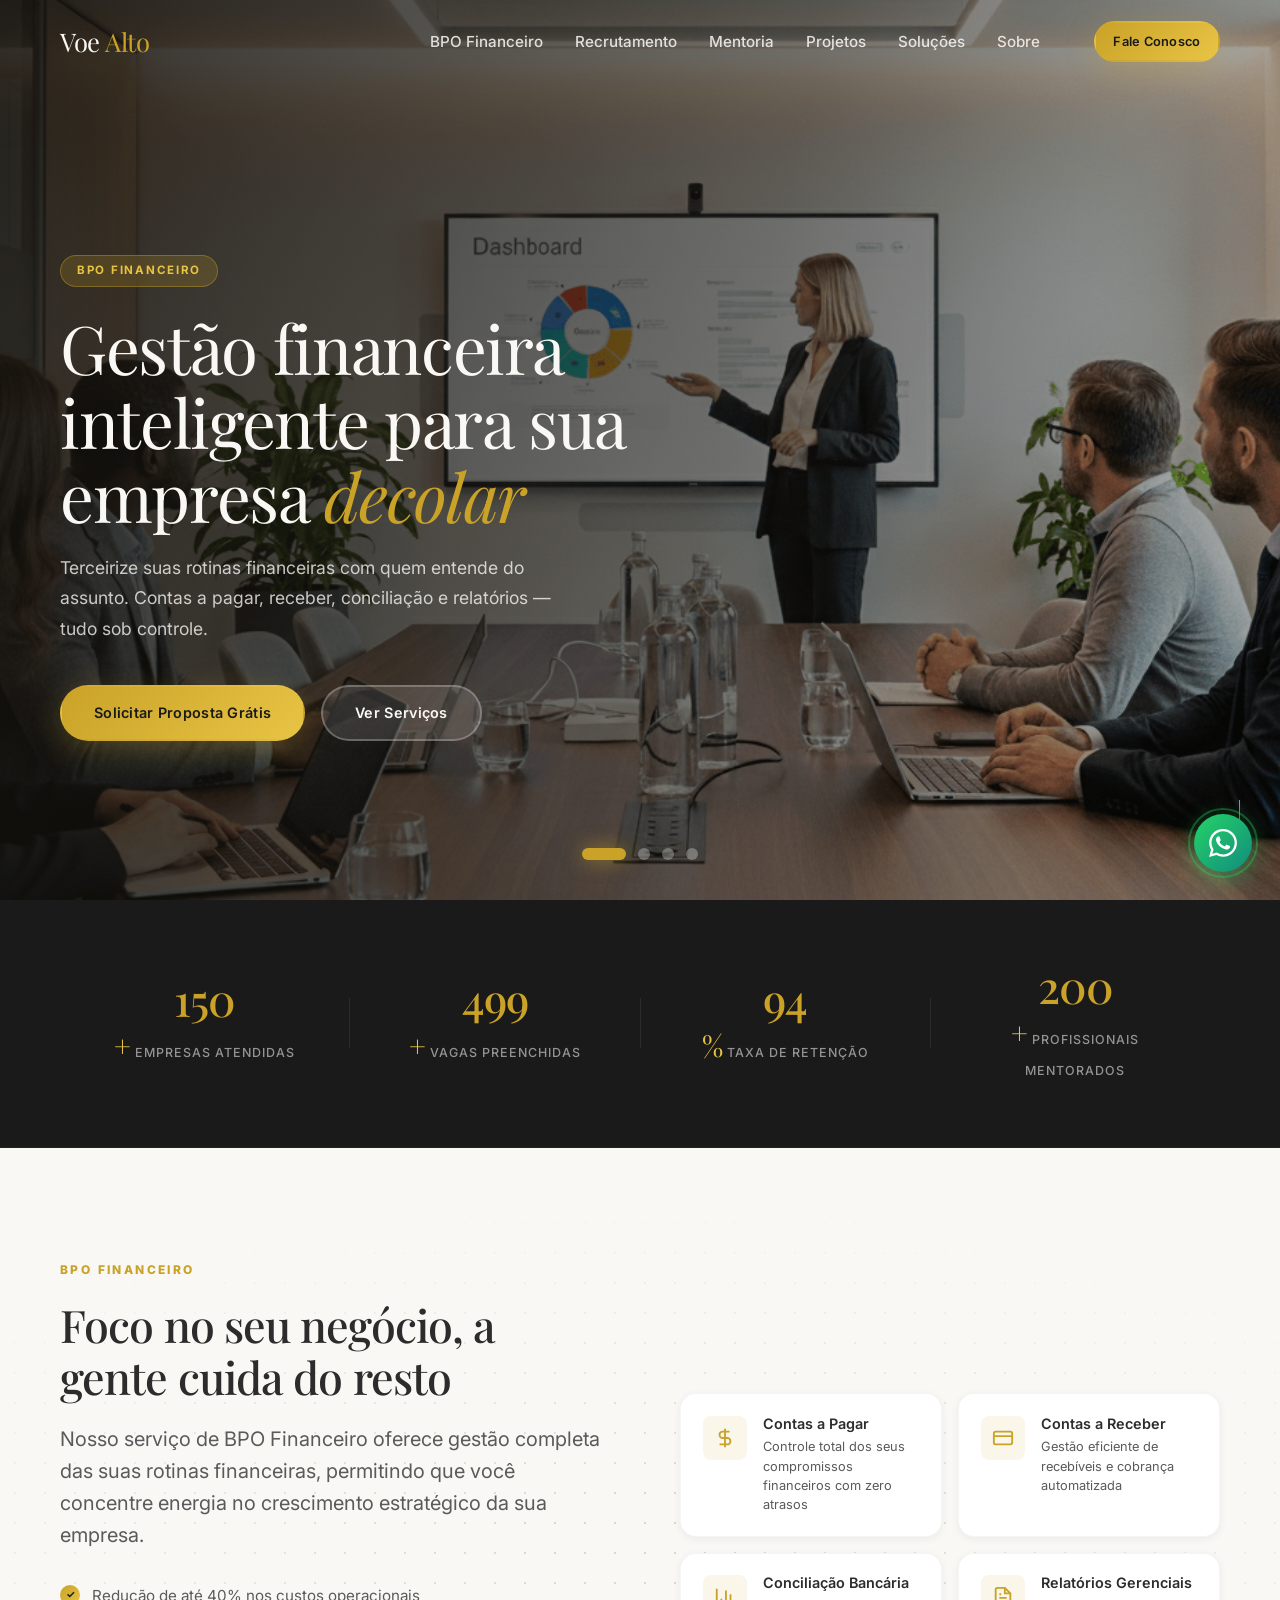
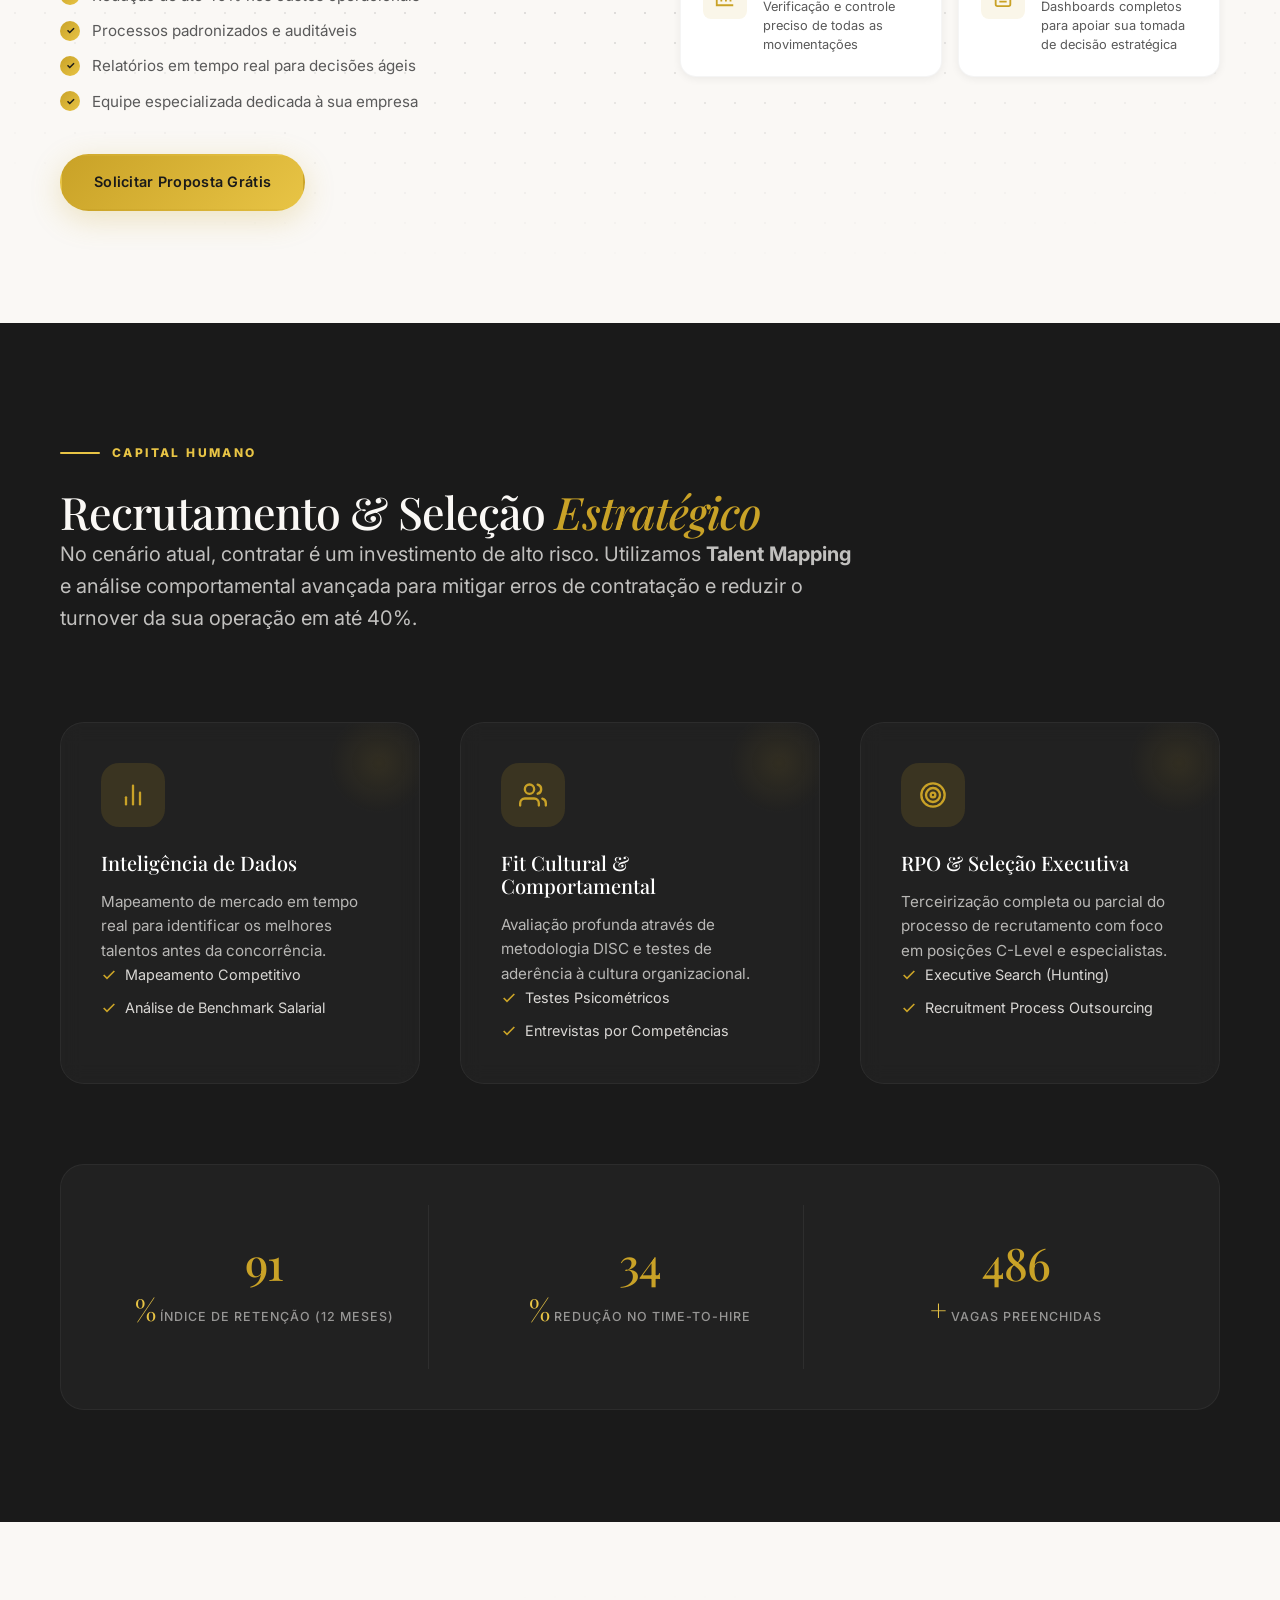
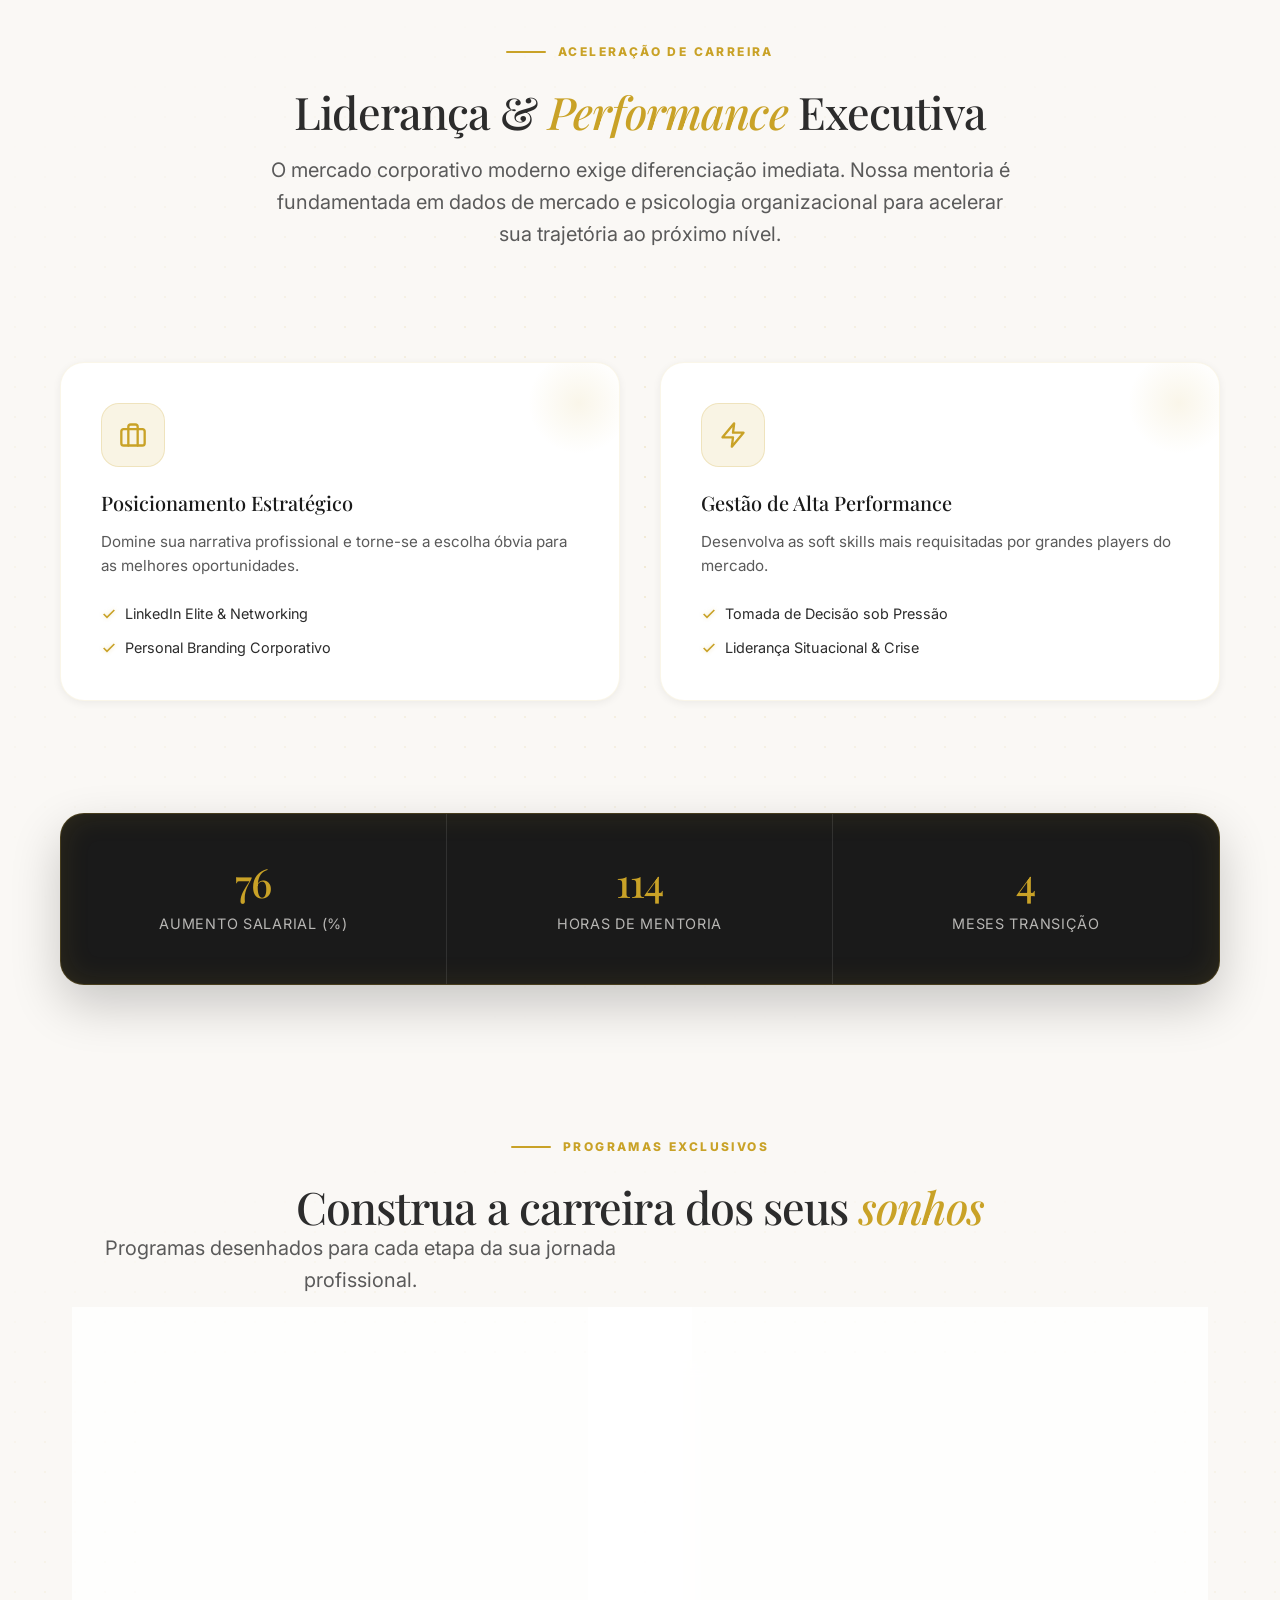
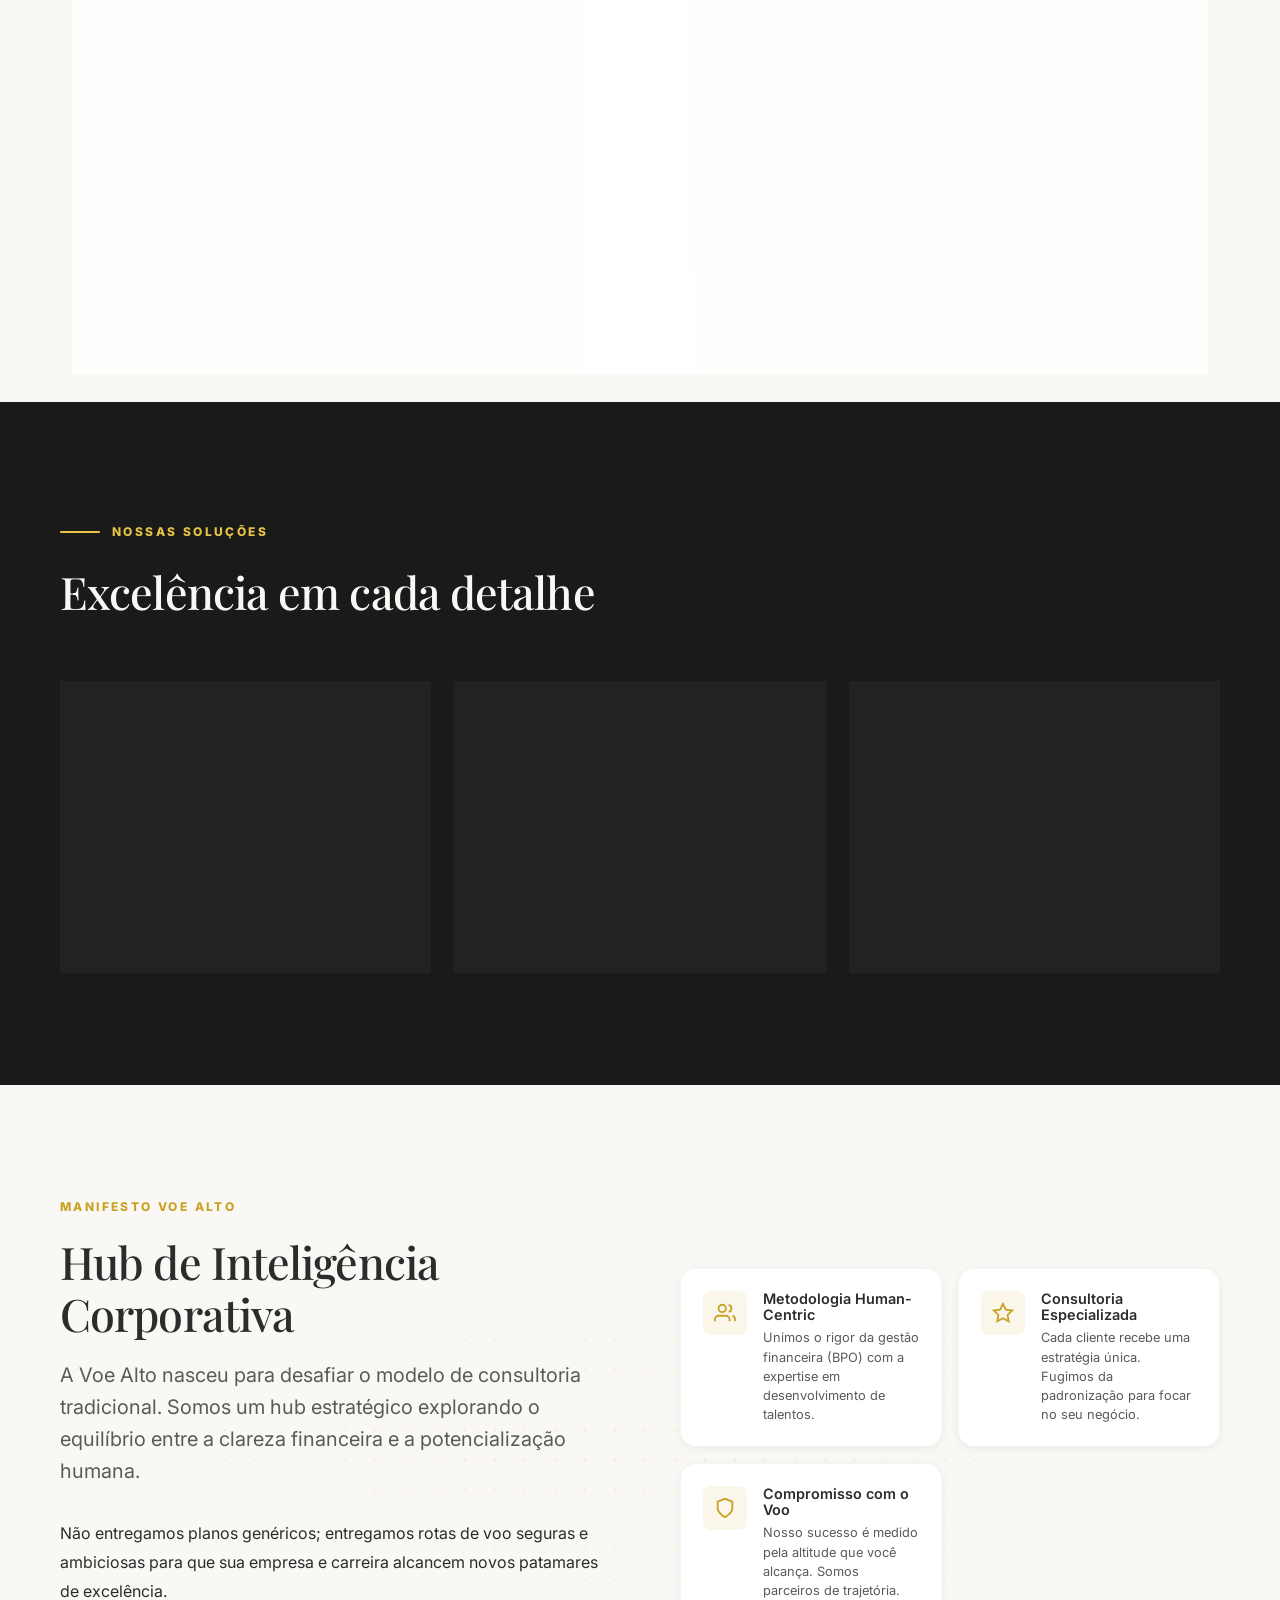
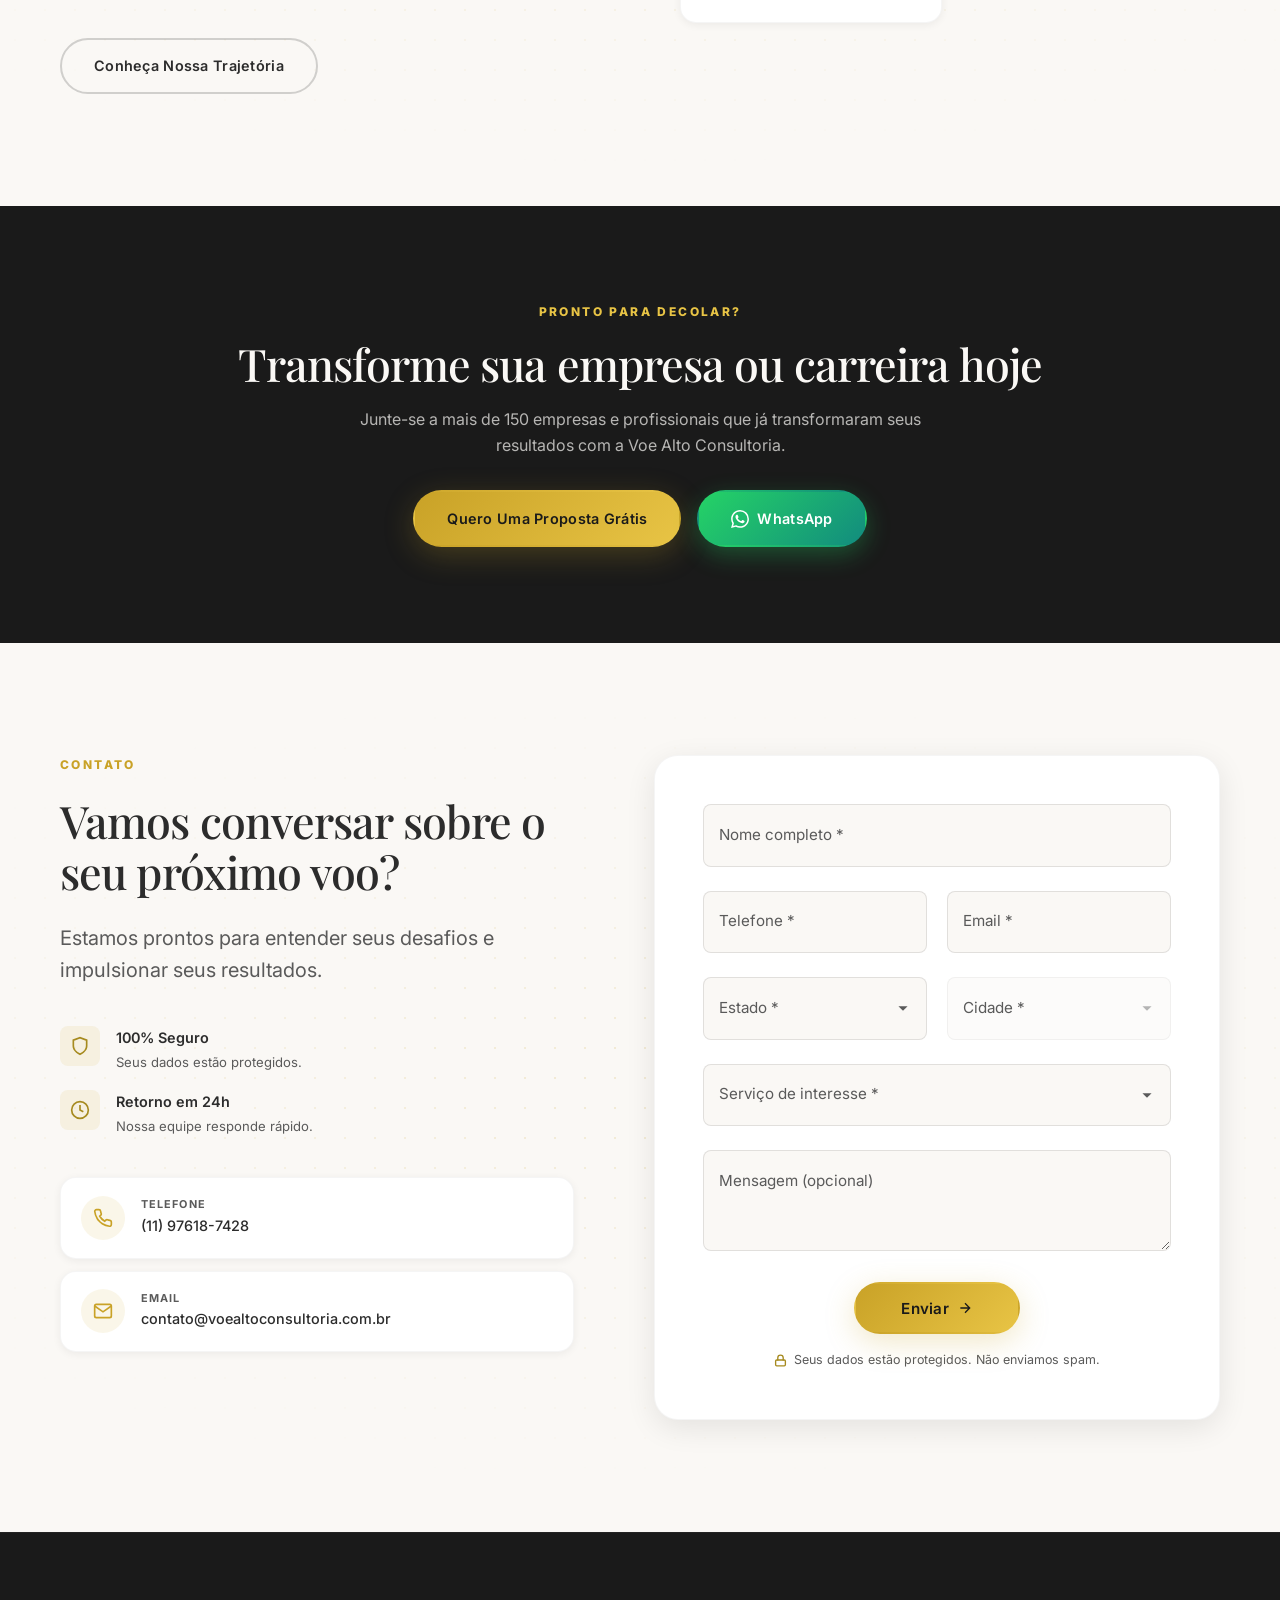
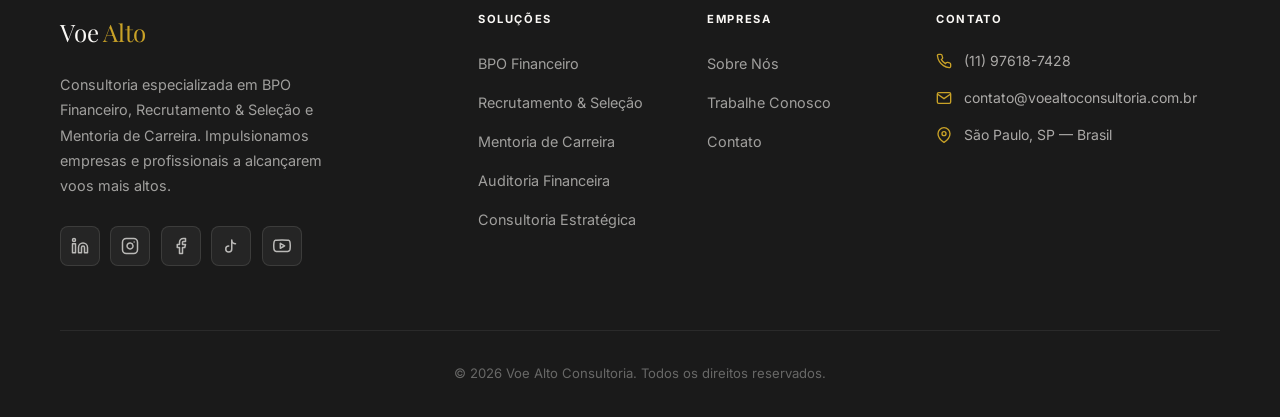
<file: index.html>
<!DOCTYPE html>
<html lang="pt-BR">

<head>
  <meta charset="UTF-8">
  <meta name="viewport" content="width=device-width, initial-scale=1.0">

  <!-- SEO Primary Tags -->
  <title>Voe Alto Consultoria | BPO Financeiro, Recrutamento & Mentoria de Carreira em SP</title>
  <meta name="description"
    content="A Voe Alto Consultoria é especializada em BPO Financeiro, Recrutamento & Seleção e Mentoria de Carreira em São Paulo. Terceirize suas finanças, encontre os melhores talentos e acelere sua carreira. Fale conosco!">
  <meta name="keywords"
    content="BPO financeiro, consultoria financeira SP, recrutamento e seleção São Paulo, mentoria de carreira, gestão financeira empresas, auditoria financeira, consultoria estratégica">
  <meta name="author" content="Voe Alto Consultoria">
  <meta name="robots" content="index, follow">
  <meta name="theme-color" content="#C9A227">
  <link rel="canonical" href="https://www.voealtoconsultoria.com.br/">

  <!-- Open Graph / Facebook -->
  <meta property="og:type" content="website">
  <meta property="og:url" content="https://www.voealtoconsultoria.com.br/">
  <meta property="og:title" content="Voe Alto Consultoria | BPO Financeiro, Recrutamento & Mentoria">
  <meta property="og:description"
    content="Gestão financeira inteligente, talentos certos para seu time e mentoria de carreira. Conheça a Voe Alto Consultoria e faça sua empresa decolar.">
  <meta property="og:image" content="https://www.voealtoconsultoria.com.br/images/og-image.jpg">
  <meta property="og:locale" content="pt_BR">
  <meta property="og:site_name" content="Voe Alto Consultoria">

  <!-- Twitter -->
  <meta name="twitter:card" content="summary_large_image">
  <meta name="twitter:title" content="Voe Alto Consultoria | BPO Financeiro, Recrutamento & Mentoria">
  <meta name="twitter:description"
    content="Gestão financeira inteligente, talentos certos para seu time e mentoria de carreira.">

  <!-- Schema.org Structured Data -->
  <script type="application/ld+json">
  {
    "@context": "https://schema.org",
    "@type": "ProfessionalService",
    "name": "Voe Alto Consultoria",
    "url": "https://www.voealtoconsultoria.com.br",
    "telephone": "+5511976187428",
    "email": "contato@voealtoconsultoria.com.br",
    "address": {
      "@type": "PostalAddress",
      "addressLocality": "São Paulo",
      "addressRegion": "SP",
      "addressCountry": "BR"
    },
    "description": "Consultoria especializada em BPO Financeiro, Recrutamento & Seleção e Mentoria de Carreira.",
    "areaServed": "Brasil",
    "serviceType": ["BPO Financeiro", "Recrutamento e Seleção", "Mentoria de Carreira", "Auditoria Financeira"],
    "priceRange": "$$",
    "sameAs": [
      "https://www.linkedin.com/company/voe-alto-consultoria24/",
      "https://www.instagram.com/voealto_consultoria/",
      "https://www.facebook.com/people/Voe-Alto/61559336198079/"
    ]
  }
  </script>

  <!-- Fonts -->
  <link rel="preconnect" href="https://fonts.googleapis.com">
  <link rel="preconnect" href="https://fonts.gstatic.com" crossorigin>
  <link
    href="https://fonts.googleapis.com/css2?family=Inter:wght@300;400;500;600;700&family=Playfair+Display:ital,wght@0,400;0,500;0,700;1,400&display=swap"
    rel="stylesheet">

  <!-- Favicon -->
  <link rel="icon" href="../icon.svg" type="image/svg+xml">
  <link rel="apple-touch-icon" href="../apple-icon.png">

  <!-- Styles -->
  <link rel="stylesheet" href="css/styles.css">
</head>

<body>

  <!-- Scroll Progress Indicator -->
  <div class="scroll-progress" id="scroll-progress" aria-hidden="true"></div>

  <!-- ==========================================
       HEADER
       ========================================== -->
  <header class="header" id="header">
    <div class="container">
      <div class="header-inner">
        <a href="#" class="logo" aria-label="Voe Alto Consultoria - Página Inicial">
          Voe <span>Alto</span>
        </a>

        <nav class="nav" aria-label="Navegação principal">
          <a href="#bpo" class="nav-link">BPO Financeiro</a>
          <a href="#recrutamento" class="nav-link">Recrutamento</a>
          <a href="#mentoria" class="nav-link">Mentoria</a>
          <a href="#projetos" class="nav-link">Projetos</a>
          <a href="#solucoes" class="nav-link">Soluções</a>
          <a href="#sobre" class="nav-link">Sobre</a>
        </nav>

        <a href="#contato" class="btn btn-primary header-cta" id="header-cta-btn">Fale Conosco</a>

        <button class="menu-toggle" id="menu-toggle-btn" aria-label="Abrir menu" aria-expanded="false">
          <span></span>
          <span></span>
          <span></span>
        </button>
      </div>
    </div>
  </header>

  <!-- Mobile Menu -->
  <div class="mobile-menu" id="mobile-menu" role="dialog" aria-label="Menu de navegação">
    <div class="mobile-menu-header">
      <a href="#" class="logo">Voe <span>Alto</span></a>
      <button class="mobile-menu-close" id="mobile-menu-close-btn" aria-label="Fechar menu">&times;</button>
    </div>
    <nav class="mobile-menu-nav" aria-label="Navegação mobile">
      <a href="#bpo" class="mobile-nav-link">BPO Financeiro</a>
      <a href="#recrutamento" class="mobile-nav-link">Recrutamento</a>
      <a href="#mentoria" class="mobile-nav-link">Mentoria</a>
      <a href="#projetos" class="mobile-nav-link">Projetos</a>
      <a href="#solucoes" class="mobile-nav-link">Soluções</a>
      <a href="#sobre" class="mobile-nav-link">Sobre</a>
      <a href="#contato" class="mobile-nav-link">Contato</a>
    </nav>
    <div class="mobile-menu-footer">
      <a href="#contato" class="btn btn-primary" style="width: 100%;" id="mobile-cta-btn">Quero uma Proposta</a>
    </div>
  </div>
  <div class="mobile-overlay" id="mobile-overlay"></div>

  <!-- ==========================================
       HERO CAROUSEL
       ========================================== -->
  <section id="hero" class="hero" aria-label="Banner principal">
    <div class="hero-slides">
      <!-- Slide 1: BPO Financeiro -->
      <div class="hero-slide active" role="group" aria-label="Slide 1 de 3: BPO Financeiro">
        <div class="hero-slide-bg">
          <img src="../images/slide-bpo.png" alt="Equipe de consultoria financeira trabalhando" loading="eager"
            fetchpriority="high">
          <div class="hero-slide-overlay"></div>
        </div>
        <div class="hero-slide-content container">
          <div class="hero-text">
            <span class="hero-badge">BPO Financeiro</span>
            <h1 class="title-display">Gestão financeira inteligente para sua empresa <em>decolar</em></h1>
            <p>Terceirize suas rotinas financeiras com quem entende do assunto. Contas a pagar, receber, conciliação e
              relatórios — tudo sob controle.</p>
            <div class="hero-actions">
              <a href="#contato" class="btn btn-primary" id="hero-cta-bpo">Solicitar Proposta Grátis</a>
              <a href="#bpo" class="btn btn-ghost">Ver Serviços</a>
            </div>
          </div>
        </div>
      </div>

      <!-- Slide 2: Recrutamento & Seleção -->
      <div class="hero-slide" role="group" aria-label="Slide 2 de 3: Recrutamento e Seleção">
        <div class="hero-slide-bg">
          <img src="../images/slide-rh.png" alt="Profissionais em processo de recrutamento e seleção" loading="eager">
          <div class="hero-slide-overlay"></div>
        </div>
        <div class="hero-slide-content container">
          <div class="hero-text">
            <span class="hero-badge">Recrutamento & Seleção</span>
            <h1 class="title-display">Os talentos <em>certos</em> para o seu time crescer</h1>
            <p>Encontramos profissionais alinhados à cultura e aos objetivos do seu negócio, com processos ágeis e
              criteriosos.</p>
            <div class="hero-actions">
              <a href="#contato" class="btn btn-primary" id="hero-cta-rh">Falar com Recrutador</a>
              <a href="#recrutamento" class="btn btn-ghost">Saiba Mais</a>
            </div>
          </div>
        </div>
      </div>

      <!-- Slide 3: Mentoria de Carreira -->
      <div class="hero-slide" role="group" aria-label="Slide 3 de 4: Mentoria de Carreira">
        <div class="hero-slide-bg">
          <img src="../images/slide-mentoria.png" alt="Sessão de mentoria de carreira profissional" loading="eager">
          <div class="hero-slide-overlay"></div>
        </div>
        <div class="hero-slide-content container">
          <div class="hero-text">
            <span class="hero-badge">Mentoria de Carreira</span>
            <h1 class="title-display">Desbloqueie seu <em>potencial</em> profissional</h1>
            <p>Programas personalizados para quem está começando ou deseja dar um novo rumo à carreira. Voe mais alto
              com direção e propósito.</p>
            <div class="hero-actions">
              <a href="#contato" class="btn btn-primary" id="hero-cta-mentoria">Começar Agora</a>
              <a href="#mentoria" class="btn btn-ghost">Ver Programas</a>
            </div>
          </div>
        </div>
      </div>

      <!-- Slide 4: Programas de Projetos -->
      <div class="hero-slide" role="group" aria-label="Slide 4 de 4: Programas de Projetos">
        <div class="hero-slide-bg">
          <img src="../images/slide-rh.png" alt="Desenvolvimento de projetos de carreira" loading="lazy">
          <div class="hero-slide-overlay"></div>
        </div>
        <div class="hero-slide-content container">
          <div class="hero-text">
            <span class="hero-badge">Programas de Elite</span>
            <h1 class="title-display">Construa a carreira dos seus <em>sonhos</em></h1>
            <p>Programas exclusivos de Primeiro Voo e Voe com Propósito, focados na sua evolução estratégica.</p>
            <div class="hero-actions">
              <a href="#contato" class="btn btn-primary" id="hero-cta-projetos">Ver Programas</a>
              <a href="#projetos" class="btn btn-ghost">Conhecer Projetos</a>
            </div>
          </div>
        </div>
      </div>
    </div>

    <!-- Hero Navigation -->
    <div class="hero-nav" aria-label="Controles do carrossel">
      <div class="container">
        <div class="hero-nav-inner">
          <div class="hero-dots" role="tablist" aria-label="Slides do carrossel">
            <button class="hero-dot active" role="tab" aria-selected="true" aria-label="Ir para slide 1"
              id="dot-1"></button>
            <button class="hero-dot" role="tab" aria-selected="false" aria-label="Ir para slide 2" id="dot-2"></button>
            <button class="hero-dot" role="tab" aria-selected="false" aria-label="Ir para slide 3" id="dot-3"></button>
            <button class="hero-dot" role="tab" aria-selected="false" aria-label="Ir para slide 4" id="dot-4"></button>
          </div>
        </div>
      </div>
    </div>

    <!-- Scroll Indicator -->
    <div class="hero-scroll-indicator" aria-hidden="true">
      <div class="hero-scroll-line"></div>
    </div>
  </section>


  <!-- ==========================================
       METRICS STRIP
       ========================================== -->
  <div class="metrics-strip" aria-label="Resultados da Voe Alto Consultoria">
    <div class="container">
      <div class="metrics-grid">
        <div class="metric-item">
          <span class="metric-number" data-target="150">0</span><span class="metric-suffix">+</span>
          <span class="metric-label">Empresas Atendidas</span>
        </div>
        <div class="metric-divider" aria-hidden="true"></div>
        <div class="metric-item">
          <span class="metric-number" data-target="500">0</span><span class="metric-suffix">+</span>
          <span class="metric-label">Vagas Preenchidas</span>
        </div>
        <div class="metric-divider" aria-hidden="true"></div>
        <div class="metric-item">
          <span class="metric-number" data-target="94">0</span><span class="metric-suffix">%</span>
          <span class="metric-label">Taxa de Retenção</span>
        </div>
        <div class="metric-divider" aria-hidden="true"></div>
        <div class="metric-item">
          <span class="metric-number" data-target="200">0</span><span class="metric-suffix">+</span>
          <span class="metric-label">Profissionais Mentorados</span>
        </div>
      </div>
    </div>
  </div>

  <!-- ==========================================
       BPO FINANCEIRO SECTION
       ========================================== -->
  <section id="bpo" class="section bg-pattern-animated" aria-labelledby="bpo-heading">
    <div class="container">
      <div class="split-grid">
        <div class="split-content reveal">
          <span class="eyebrow">BPO Financeiro</span>
          <h2 class="title-section" id="bpo-heading">Foco no seu negócio, a gente cuida do resto</h2>
          <p class="lead-text">
            Nosso serviço de BPO Financeiro oferece gestão completa das suas rotinas financeiras, permitindo que você
            concentre energia no crescimento estratégico da sua empresa.
          </p>
          <ul class="benefit-list" aria-label="Benefícios do BPO Financeiro">
            <li><span class="benefit-check" aria-hidden="true">✓</span> Redução de até 40% nos custos operacionais</li>
            <li><span class="benefit-check" aria-hidden="true">✓</span> Processos padronizados e auditáveis</li>
            <li><span class="benefit-check" aria-hidden="true">✓</span> Relatórios em tempo real para decisões ágeis
            </li>
            <li><span class="benefit-check" aria-hidden="true">✓</span> Equipe especializada dedicada à sua empresa</li>
          </ul>
          <a href="#contato" class="btn btn-primary" id="bpo-cta-btn">Solicitar Proposta Grátis</a>
        </div>

        <div class="services-grid reveal">
          <article class="service-card">
            <div class="service-card-icon" aria-hidden="true">
              <svg width="22" height="22" viewBox="0 0 24 24" fill="none" stroke="currentColor" stroke-width="2">
                <path d="M12 2v20M17 5H9.5a3.5 3.5 0 0 0 0 7h5a3.5 3.5 0 0 1 0 7H6" />
              </svg>
            </div>
            <div class="service-card-body">
              <h3>Contas a Pagar</h3>
              <p>Controle total dos seus compromissos financeiros com zero atrasos</p>
            </div>
          </article>

          <article class="service-card">
            <div class="service-card-icon" aria-hidden="true">
              <svg width="22" height="22" viewBox="0 0 24 24" fill="none" stroke="currentColor" stroke-width="2">
                <rect x="2" y="5" width="20" height="14" rx="2" />
                <path d="M2 10h20" />
              </svg>
            </div>
            <div class="service-card-body">
              <h3>Contas a Receber</h3>
              <p>Gestão eficiente de recebíveis e cobrança automatizada</p>
            </div>
          </article>

          <article class="service-card">
            <div class="service-card-icon" aria-hidden="true">
              <svg width="22" height="22" viewBox="0 0 24 24" fill="none" stroke="currentColor" stroke-width="2">
                <path d="M3 3v18h18" />
                <path d="M18 17V9M13 17V5M8 17v-3" />
              </svg>
            </div>
            <div class="service-card-body">
              <h3>Conciliação Bancária</h3>
              <p>Verificação e controle preciso de todas as movimentações</p>
            </div>
          </article>

          <article class="service-card">
            <div class="service-card-icon" aria-hidden="true">
              <svg width="22" height="22" viewBox="0 0 24 24" fill="none" stroke="currentColor" stroke-width="2">
                <path d="M14 2H6a2 2 0 0 0-2 2v16a2 2 0 0 0 2 2h12a2 2 0 0 0 2-2V8z" />
                <polyline points="14 2 14 8 20 8" />
                <line x1="16" y1="13" x2="8" y2="13" />
                <line x1="16" y1="17" x2="8" y2="17" />
                <polyline points="10 9 9 9 8 9" />
              </svg>
            </div>
            <div class="service-card-body">
              <h3>Relatórios Gerenciais</h3>
              <p>Dashboards completos para apoiar sua tomada de decisão estratégica</p>
            </div>
          </article>
        </div>
      </div>
    </div>
  </section>

  <!-- ==========================================
       RECRUTAMENTO & SELEÇÃO SECTION
       ========================================== -->
  <section id="recrutamento" class="section section-dark" aria-labelledby="rh-heading">
    <div class="container">
      <div class="info-layout reveal">
        <div class="info-content-header">
          <span class="eyebrow light">Capital Humano</span>
          <h2 class="title-section" id="rh-heading">Recrutamento & Seleção <em>Estratégico</em></h2>
          <p class="lead-text" style="color: rgba(250,248,245,0.75); max-width: 800px;">
            No cenário atual, contratar é um investimento de alto risco. Utilizamos <strong>Talent Mapping</strong> e
            análise comportamental avançada para mitigar erros de contratação e reduzir o turnover da sua operação em
            até 40%.
          </p>
        </div>

        <div class="rh-playful-cards reveal">
          <div class="playful-card">
            <div class="playful-icon">
              <svg width="28" height="28" viewBox="0 0 24 24" fill="none" stroke="currentColor" stroke-width="2"
                stroke-linecap="round" stroke-linejoin="round">
                <line x1="18" y1="20" x2="18" y2="10"></line>
                <line x1="12" y1="20" x2="12" y2="4"></line>
                <line x1="6" y1="20" x2="6" y2="14"></line>
              </svg>
            </div>
            <h3>Inteligência de Dados</h3>
            <p>Mapeamento de mercado em tempo real para identificar os melhores talentos antes da concorrência.</p>
            <ul class="playful-sublist">
              <li>
                <svg width="16" height="16" viewBox="0 0 24 24" fill="none" stroke="currentColor" stroke-width="2.5">
                  <polyline points="20 6 9 17 4 12"></polyline>
                </svg>
                Mapeamento Competitivo
              </li>
              <li>
                <svg width="16" height="16" viewBox="0 0 24 24" fill="none" stroke="currentColor" stroke-width="2.5">
                  <polyline points="20 6 9 17 4 12"></polyline>
                </svg>
                Análise de Benchmark Salarial
              </li>
            </ul>
          </div>

          <div class="playful-card">
            <div class="playful-icon">
              <svg width="28" height="28" viewBox="0 0 24 24" fill="none" stroke="currentColor" stroke-width="2"
                stroke-linecap="round" stroke-linejoin="round">
                <path d="M17 21v-2a4 4 0 0 0-4-4H5a4 4 0 0 0-4 4v2"></path>
                <circle cx="9" cy="7" r="4"></circle>
                <path d="M23 21v-2a4 4 0 0 0-3-3.87"></path>
                <path d="M16 3.13a4 4 0 0 1 0 7.75"></path>
              </svg>
            </div>
            <h3>Fit Cultural & Comportamental</h3>
            <p>Avaliação profunda através de metodologia DISC e testes de aderência à cultura organizacional.</p>
            <ul class="playful-sublist">
              <li>
                <svg width="16" height="16" viewBox="0 0 24 24" fill="none" stroke="currentColor" stroke-width="2.5">
                  <polyline points="20 6 9 17 4 12"></polyline>
                </svg>
                Testes Psicométricos
              </li>
              <li>
                <svg width="16" height="16" viewBox="0 0 24 24" fill="none" stroke="currentColor" stroke-width="2.5">
                  <polyline points="20 6 9 17 4 12"></polyline>
                </svg>
                Entrevistas por Competências
              </li>
            </ul>
          </div>

          <div class="playful-card">
            <div class="playful-icon">
              <svg width="28" height="28" viewBox="0 0 24 24" fill="none" stroke="currentColor" stroke-width="2"
                stroke-linecap="round" stroke-linejoin="round">
                <circle cx="12" cy="12" r="10"></circle>
                <circle cx="12" cy="12" r="6"></circle>
                <circle cx="12" cy="12" r="2"></circle>
              </svg>
            </div>
            <h3>RPO & Seleção Executiva</h3>
            <p>Terceirização completa ou parcial do processo de recrutamento com foco em posições C-Level e
              especialistas.</p>
            <ul class="playful-sublist">
              <li>
                <svg width="16" height="16" viewBox="0 0 24 24" fill="none" stroke="currentColor" stroke-width="2.5">
                  <polyline points="20 6 9 17 4 12"></polyline>
                </svg>
                Executive Search (Hunting)
              </li>
              <li>
                <svg width="16" height="16" viewBox="0 0 24 24" fill="none" stroke="currentColor" stroke-width="2.5">
                  <polyline points="20 6 9 17 4 12"></polyline>
                </svg>
                Recruitment Process Outsourcing
              </li>
            </ul>
          </div>
        </div>
        <div class="metrics-row"
          style="display: flex; flex-wrap: wrap; gap: 3rem; background: rgba(255,255,255,0.03); padding: 2.5rem; border-radius: var(--radius-lg); border: 1px solid rgba(255,255,255,0.05); margin-top: 2rem;">
          <div class="metric-item">
            <span class="metric-number" data-target="94">0</span><span class="metric-suffix">%</span>
            <span class="metric-label">Índice de Retenção (12 meses)</span>
          </div>
          <div class="metric-item">
            <span class="metric-number" data-target="35">0</span><span class="metric-suffix">%</span>
            <span class="metric-label">Redução no Time-to-Hire</span>
          </div>
          <div class="metric-item">
            <span class="metric-number" data-target="500">0</span><span class="metric-suffix">+</span>
            <span class="metric-label">Vagas Preenchidas</span>
          </div>
        </div>
      </div>
    </div>
  </section>

  <!-- ==========================================
       MENTORIA DE CARREIRA SECTION
       ========================================== -->
  <section id="mentoria" class="section bg-pattern-animated" aria-labelledby="mentoria-heading">
    <div class="container">
      <div class="info-layout reveal">
        <div class="info-content-header" style="text-align: center; margin-bottom: 4rem;">
          <span class="eyebrow">Aceleração de Carreira</span>
          <h2 class="title-section" id="mentoria-heading" style="margin: 0 auto 1rem;">Liderança & <em>Performance</em>
            Executiva</h2>
          <p class="lead-text" style="margin: 0 auto; max-width: 750px;">
            O mercado corporativo moderno exige diferenciação imediata. Nossa mentoria é fundamentada em dados de
            mercado e psicologia organizacional para acelerar sua trajetória ao próximo nível.
          </p>
        </div>

        <div class="playful-cards-light reveal">
          <div class="playful-card-light">
            <div class="playful-icon-light">
              <svg width="28" height="28" viewBox="0 0 24 24" fill="none" stroke="currentColor" stroke-width="2"
                stroke-linecap="round" stroke-linejoin="round">
                <rect x="2" y="7" width="20" height="14" rx="2" ry="2"></rect>
                <path d="M16 21V5a2 2 0 0 0-2-2h-4a2 2 0 0 0-2 2v16"></path>
              </svg>
            </div>
            <h3>Posicionamento Estratégico</h3>
            <p>Domine sua narrativa profissional e torne-se a escolha óbvia para as melhores oportunidades.</p>
            <ul class="playful-sublist-light">
              <li>
                <svg width="16" height="16" viewBox="0 0 24 24" fill="none" stroke="currentColor" stroke-width="2.5">
                  <polyline points="20 6 9 17 4 12"></polyline>
                </svg>
                LinkedIn Elite & Networking
              </li>
              <li>
                <svg width="16" height="16" viewBox="0 0 24 24" fill="none" stroke="currentColor" stroke-width="2.5">
                  <polyline points="20 6 9 17 4 12"></polyline>
                </svg>
                Personal Branding Corporativo
              </li>
            </ul>
          </div>

          <div class="playful-card-light">
            <div class="playful-icon-light">
              <svg width="28" height="28" viewBox="0 0 24 24" fill="none" stroke="currentColor" stroke-width="2"
                stroke-linecap="round" stroke-linejoin="round">
                <polygon points="13 2 3 14 12 14 11 22 21 10 12 10 13 2"></polygon>
              </svg>
            </div>
            <h3>Gestão de Alta Performance</h3>
            <p>Desenvolva as soft skills mais requisitadas por grandes players do mercado.</p>
            <ul class="playful-sublist-light">
              <li>
                <svg width="16" height="16" viewBox="0 0 24 24" fill="none" stroke="currentColor" stroke-width="2.5">
                  <polyline points="20 6 9 17 4 12"></polyline>
                </svg>
                Tomada de Decisão sob Pressão
              </li>
              <li>
                <svg width="16" height="16" viewBox="0 0 24 24" fill="none" stroke="currentColor" stroke-width="2.5">
                  <polyline points="20 6 9 17 4 12"></polyline>
                </svg>
                Liderança Situacional & Crise
              </li>
            </ul>
          </div>
        </div>

        <div class="mentoria-results-banner"
          style="margin-top: 4rem; display: grid; grid-template-columns: 1fr 1fr 1fr; background: var(--charcoal); color: var(--cream); border-radius: var(--radius-lg); overflow: hidden;">
          <div style="padding: 3rem; text-align: center; border-right: 1px solid rgba(255,255,255,0.1);">
            <strong class="metric-number" data-target="80"
              style="display: block; font-size: 2.5rem; color: var(--gold); margin-bottom: 0.5rem;">0</strong>
            <span style="font-size: 0.9rem; text-transform: uppercase; letter-spacing: 0.05em; opacity: 0.7;">Aumento
              Salarial (%)</span>
          </div>
          <div style="padding: 3rem; text-align: center; border-right: 1px solid rgba(255,255,255,0.1);">
            <strong class="metric-number" data-target="120"
              style="display: block; font-size: 2.5rem; color: var(--gold); margin-bottom: 0.5rem;">0</strong>
            <span style="font-size: 0.9rem; text-transform: uppercase; letter-spacing: 0.05em; opacity: 0.7;">Horas de
              Mentoria</span>
          </div>
          <div style="padding: 3rem; text-align: center;">
            <strong class="metric-number" data-target="4"
              style="display: block; font-size: 2.5rem; color: var(--gold); margin-bottom: 0.5rem;">0</strong>
            <span style="font-size: 0.9rem; text-transform: uppercase; letter-spacing: 0.05em; opacity: 0.7;">Meses
              Transição</span>
          </div>
        </div>
      </div>
    </div>
  </section>

  <!-- ==========================================
       PROJETOS SECTION
       ========================================== -->
  <section id="projetos" class="section section-projetos bg-pattern-animated" aria-labelledby="projetos-heading">
    <div class="container">
      <div class="section-header reveal center">
        <span class="eyebrow">Programas Exclusivos</span>
        <h2 class="title-section" id="projetos-heading">Construa a carreira dos seus <em>sonhos</em></h2>
        <p class="lead-text">Programas desenhados para cada etapa da sua jornada profissional.</p>
      </div>
    </div>

    <div class="container">
      <div class="projetos-grid-modern">
        <!-- Projeto 01 -->
        <div class="projeto-card-modern highlight reveal">
          <div class="projeto-card-num">01</div>
          <div class="projeto-card-body">
            <span class="projeto-badge-modern">Iniciantes</span>
            <h3>Primeiro <span>Voo</span></h3>
            <p>Potencialize seu início de jornada com foco em autoconhecimento, LinkedIn e posicionamento estratégico.
            </p>
            <ul class="projeto-features">
              <li><svg width="14" height="14" viewBox="0 0 24 24" fill="none" stroke="currentColor" stroke-width="3">
                  <polyline points="20 6 9 17 4 12"></polyline>
                </svg> Currículo Vencedor</li>
              <li><svg width="14" height="14" viewBox="0 0 24 24" fill="none" stroke="currentColor" stroke-width="3">
                  <polyline points="20 6 9 17 4 12"></polyline>
                </svg> LinkedIn Estratégico</li>
            </ul>
            <div class="projeto-card-footer">
              <a href="#contato" class="btn btn-primary" id="projeto-01-cta" style="width: 100%;">Quero Participar</a>
            </div>
          </div>
        </div>

        <!-- Projeto 02 -->
        <div class="projeto-card-modern highlight reveal">
          <div class="projeto-card-num">02</div>
          <div class="projeto-card-body">
            <span class="projeto-badge-modern">Transição</span>
            <h3>Voe com <span>Propósito</span></h3>
            <p>Redirecione sua carreira com inteligência de mercado, mapeamento de talentos e metas claras.</p>
            <ul class="projeto-features">
              <li><svg width="14" height="14" viewBox="0 0 24 24" fill="none" stroke="currentColor" stroke-width="3">
                  <polyline points="20 6 9 17 4 12"></polyline>
                </svg> Mapeamento Especial</li>
              <li><svg width="14" height="14" viewBox="0 0 24 24" fill="none" stroke="currentColor" stroke-width="3">
                  <polyline points="20 6 9 17 4 12"></polyline>
                </svg> Metas de Carreira</li>
            </ul>
            <div class="projeto-card-footer">
              <a href="#contato" class="btn btn-primary" id="projeto-02-cta" style="width: 100%;">Quero Participar</a>
            </div>
          </div>
        </div>
      </div>
    </div>
  </section>

  <!-- ==========================================
       SOLUÇÕES SECTION
       ========================================== -->
  <section id="solucoes" class="section section-dark" aria-labelledby="solucoes-heading">
    <div class="container">
      <div class="section-header reveal">
        <span class="eyebrow light">Nossas Soluções</span>
        <h2 class="title-section" id="solucoes-heading">Excelência em cada detalhe</h2>
      </div>

      <div class="solucoes-grid">
        <article class="solucao-card reveal">
          <div class="solucao-icon" aria-hidden="true">
            <svg width="24" height="24" viewBox="0 0 24 24" fill="none" stroke="currentColor" stroke-width="2">
              <path d="M16 4h2a2 2 0 0 1 2 2v14a2 2 0 0 1-2 2H6a2 2 0 0 1-2-2V6a2 2 0 0 1 2-2h2"></path>
              <rect x="8" y="2" width="8" height="4" rx="1" ry="1"></rect>
            </svg>
          </div>
          <h3>Auditoria Financeira</h3>
          <p>Identificamos falhas e oportunidades para otimizar seus processos internos.</p>
        </article>

        <article class="solucao-card reveal">
          <div class="solucao-icon" aria-hidden="true">
            <svg width="24" height="24" viewBox="0 0 24 24" fill="none" stroke="currentColor" stroke-width="2">
              <circle cx="12" cy="12" r="5"></circle>
              <line x1="12" y1="1" x2="12" y2="3"></line>
              <line x1="12" y1="21" x2="12" y2="23"></line>
              <line x1="4.22" y1="4.22" x2="5.64" y2="5.64"></line>
              <line x1="18.36" y1="18.36" x2="19.78" y2="19.78"></line>
              <line x1="1" y1="12" x2="3" y2="12"></line>
              <line x1="21" y1="12" x2="23" y2="12"></line>
              <line x1="4.22" y1="19.78" x2="5.64" y2="18.36"></line>
              <line x1="18.36" y1="5.64" x2="19.78" y2="4.22"></line>
            </svg>
          </div>
          <h3>Consultoria Estratégica</h3>
          <p>Planejamento focado no crescimento sustentável do seu negócio.</p>
        </article>

        <article class="solucao-card reveal">
          <div class="solucao-icon" aria-hidden="true">
            <svg width="24" height="24" viewBox="0 0 24 24" fill="none" stroke="currentColor" stroke-width="2">
              <polyline points="23 6 13.5 15.5 8.5 10.5 1 18"></polyline>
              <polyline points="17 6 23 6 23 12"></polyline>
            </svg>
          </div>
          <h3>Análise de Dados</h3>
          <p>Transformamos informações em decisões inteligentes e lucrativas.</p>
        </article>
      </div>
    </div>
  </section>

  <!-- ==========================================
       SOBRE SECTION
       ========================================== -->
  <section id="sobre" class="section sobre-section bg-pattern-animated" aria-labelledby="sobre-heading">
    <div class="container">
      <div class="split-grid">
        <div class="split-content reveal">
          <span class="eyebrow">Manifesto Voe Alto</span>
          <h2 class="title-section" id="sobre-heading">Hub de Inteligência Corporativa</h2>
          <p class="lead-text">
            A Voe Alto nasceu para desafiar o modelo de consultoria tradicional. Somos um hub estratégico explorando o
            equilíbrio entre a clareza financeira e a potencialização humana.
          </p>
          <p style="margin-bottom: 2rem; color: var(--charcoal-mid); line-height: 1.8;">
            Não entregamos planos genéricos; entregamos rotas de voo seguras e ambiciosas para que sua empresa e
            carreira alcancem novos patamares de excelência.
          </p>
          <a href="#contato" class="btn btn-outline" id="sobre-cta-btn">Conheça Nossa Trajetória</a>
        </div>

        <div class="services-grid reveal">
          <article class="service-card">
            <div class="service-card-icon" aria-hidden="true">
              <svg width="22" height="22" viewBox="0 0 24 24" fill="none" stroke="currentColor" stroke-width="2">
                <path d="M17 21v-2a4 4 0 0 0-4-4H5a4 4 0 0 0-4 4v2" />
                <circle cx="9" cy="7" r="4" />
                <path d="M23 21v-2a4 4 0 0 0-3-3.87" />
                <path d="M16 3.13a4 4 0 0 1 0 7.75" />
              </svg>
            </div>
            <div class="service-card-body">
              <h3>Metodologia Human-Centric</h3>
              <p>Unimos o rigor da gestão financeira (BPO) com a expertise em desenvolvimento de talentos.</p>
            </div>
          </article>

          <article class="service-card">
            <div class="service-card-icon" aria-hidden="true">
              <svg width="22" height="22" viewBox="0 0 24 24" fill="none" stroke="currentColor" stroke-width="2">
                <polygon
                  points="12 2 15.09 8.26 22 9.27 17 14.14 18.18 21.02 12 17.77 5.82 21.02 7 14.14 2 9.27 8.91 8.26 12 2" />
              </svg>
            </div>
            <div class="service-card-body">
              <h3>Consultoria Especializada</h3>
              <p>Cada cliente recebe uma estratégia única. Fugimos da padronização para focar no seu negócio.</p>
            </div>
          </article>

          <article class="service-card">
            <div class="service-card-icon" aria-hidden="true">
              <svg width="22" height="22" viewBox="0 0 24 24" fill="none" stroke="currentColor" stroke-width="2">
                <path d="M12 22s8-4 8-10V5l-8-3-8 3v7c0 6 8 10 8 10z" />
              </svg>
            </div>
            <div class="service-card-body">
              <h3>Compromisso com o Voo</h3>
              <p>Nosso sucesso é medido pela altitude que você alcança. Somos parceiros de trajetória.</p>
            </div>
          </article>
        </div>
      </div>
    </div>
  </section>



  <!-- ==========================================
       CTA SECTION - PROJETOS/CARREIRAS
       ========================================== -->
  <section class="section section-dark cta-full" aria-labelledby="cta-heading">
    <div class="container">
      <div class="cta-full-inner reveal">
        <div class="cta-full-text">
          <span class="eyebrow light" style="justify-content: center;">Pronto para Decolar?</span>
          <h2 class="title-section" id="cta-heading">Transforme sua empresa ou carreira hoje</h2>
          <p style="color: rgba(250,248,245,0.7); max-width: 600px; margin: 0 auto 2rem;">
            Junte-se a mais de 150 empresas e profissionais que já transformaram seus resultados com a Voe Alto
            Consultoria.
          </p>
        </div>
        <div class="cta-full-actions">
          <a href="#contato" class="btn btn-primary" id="cta-full-btn">Quero Uma Proposta Grátis</a>
          <a href="https://wa.me/5511976187428" target="_blank" rel="noopener noreferrer" class="btn btn-whatsapp"
            id="cta-whatsapp-btn">
            <svg width="18" height="18" viewBox="0 0 24 24" fill="currentColor" aria-hidden="true">
              <path
                d="M17.472 14.382c-.297-.149-1.758-.867-2.03-.967-.273-.099-.471-.148-.67.15-.197.297-.767.966-.94 1.164-.173.199-.347.223-.644.075-.297-.15-1.255-.463-2.39-1.475-.883-.788-1.48-1.761-1.653-2.059-.173-.297-.018-.458.13-.606.134-.133.298-.347.446-.52.149-.174.198-.298.298-.497.099-.198.05-.371-.025-.52-.075-.149-.669-1.612-.916-2.207-.242-.579-.487-.5-.669-.51-.173-.008-.371-.01-.57-.01-.198 0-.52.074-.792.372-.272.297-1.04 1.016-1.04 2.479 0 1.462 1.065 2.875 1.213 3.074.149.198 2.096 3.2 5.077 4.487.709.306 1.262.489 1.694.625.712.227 1.36.195 1.871.118.571-.085 1.758-.719 2.006-1.413.248-.694.248-1.289.173-1.413-.074-.124-.272-.198-.57-.347m-5.421 7.403h-.004a9.87 9.87 0 01-5.031-1.378l-.361-.214-3.741.982.998-3.648-.235-.374a9.86 9.86 0 01-1.51-5.26c.001-5.45 4.436-9.884 9.888-9.884 2.64 0 5.122 1.03 6.988 2.898a9.825 9.825 0 012.893 6.994c-.003 5.45-4.437 9.884-9.885 9.884m8.413-18.297A11.815 11.815 0 0012.05 0C5.495 0 .16 5.335.157 11.892c0 2.096.547 4.142 1.588 5.945L.057 24l6.305-1.654a11.882 11.882 0 005.683 1.448h.005c6.554 0 11.89-5.335 11.893-11.893a11.821 11.821 0 00-3.48-8.413z" />
            </svg>
            WhatsApp
          </a>
        </div>
      </div>
    </div>
  </section>

  <!-- ==========================================
       FORMULÁRIO SECTION
       ========================================== -->
  <section id="contato" class="section bg-pattern-animated" aria-labelledby="contato-heading">
    <div class="container">
      <div class="form-grid">
        <div class="form-info reveal">
          <span class="eyebrow">Contato</span>
          <h2 class="title-section" id="contato-heading">Vamos conversar sobre o seu próximo voo?</h2>
          <p class="lead-text">
            Estamos prontos para entender seus desafios e impulsionar seus resultados.
          </p>

          <div class="form-trust-signals">
            <div class="trust-item">
              <div class="trust-icon">
                <svg width="20" height="20" viewBox="0 0 24 24" fill="none" stroke="currentColor" stroke-width="2">
                  <path d="M12 22s8-4 8-10V5l-8-3-8 3v7c0 6 8 10 8 10z" />
                </svg>
              </div>
              <div>
                <strong>100% Seguro</strong>
                <p>Seus dados estão protegidos.</p>
              </div>
            </div>
            <div class="trust-item">
              <div class="trust-icon">
                <svg width="20" height="20" viewBox="0 0 24 24" fill="none" stroke="currentColor" stroke-width="2">
                  <circle cx="12" cy="12" r="10" />
                  <polyline points="12 6 12 12 16 14" />
                </svg>
              </div>
              <div>
                <strong>Retorno em 24h</strong>
                <p>Nossa equipe responde rápido.</p>
              </div>
            </div>
          </div>

          <div class="form-contact-items">
            <a href="tel:+5511976187428" class="form-contact-item" id="contact-phone-link">
              <div class="form-contact-icon">
                <svg width="20" height="20" viewBox="0 0 24 24" fill="none" stroke="currentColor" stroke-width="2">
                  <path
                    d="M22 16.92v3a2 2 0 0 1-2.18 2 19.79 19.79 0 0 1-8.63-3.07 19.5 19.5 0 0 1-6-6 19.79 19.79 0 0 1-3.07-8.67A2 2 0 0 1 4.11 2h3a2 2 0 0 1 2 1.72 12.84 12.84 0 0 0 .7 2.81 2 2 0 0 1-.45 2.11L8.09 9.91a16 16 0 0 0 6 6l1.27-1.27a2 2 0 0 1 2.11-.45 12.84 12.84 0 0 0 2.81.7A2 2 0 0 1 22 16.92z" />
                </svg>
              </div>
              <div>
                <h4>Telefone</h4>
                <p>(11) 97618-7428</p>
              </div>
            </a>

            <a href="mailto:contato@voealtoconsultoria.com.br" class="form-contact-item" id="contact-email-link">
              <div class="form-contact-icon">
                <svg width="20" height="20" viewBox="0 0 24 24" fill="none" stroke="currentColor" stroke-width="2">
                  <path d="M4 4h16c1.1 0 2 .9 2 2v12c0 1.1-.9 2-2 2H4c-1.1 0-2-.9-2-2V6c0-1.1.9-2 2-2z" />
                  <polyline points="22,6 12,13 2,6" />
                </svg>
              </div>
              <div>
                <h4>Email</h4>
                <p>contato@voealtoconsultoria.com.br</p>
              </div>
            </a>
          </div>
        </div>

        <form class="contact-form reveal" id="contact-form" aria-label="Formulário de contato">
          <input type="hidden" name="access_key" value="e0803454-61fc-4441-bef7-1a011bfb808d">
          <input type="hidden" name="subject" value="Novo Contato recebido pelo Site">
          <input type="hidden" name="from_name" value="Contato Voe Alto">

          <!-- Nome completo -->
          <div class="form-group">
            <input type="text" name="nome" id="nome" placeholder=" " required maxlength="75" autocomplete="name">
            <label for="nome">Nome completo *</label>
          </div>

          <!-- Telefone e Email -->
          <div class="form-row">
            <div class="form-group">
              <input type="tel" name="telefone" id="telefone" placeholder=" " required maxlength="15"
                autocomplete="tel">
              <label for="telefone">Telefone *</label>
            </div>
            <div class="form-group">
              <input type="email" name="email" id="email" placeholder=" " required autocomplete="email">
              <label for="email">Email *</label>
            </div>
          </div>

          <!-- Estado e Cidades -->
          <div class="form-row">
            <div class="form-group">
              <input type="hidden" name="estado_sigla" id="estado-sigla">
              <input type="text" name="estado" id="estado" class="has-dropdown" placeholder=" " required
                autocomplete="new-password">
              <label for="estado">Estado *</label>
              <ul id="estado-list" class="autocomplete-list" role="listbox" aria-label="Estados brasileiros"></ul>
            </div>
            <div class="form-group">
              <input type="text" name="cidade" id="cidade" class="has-dropdown" placeholder=" " required disabled
                autocomplete="new-password">
              <label for="cidade">Cidade *</label>
              <ul id="cidades-list" class="autocomplete-list" role="listbox" aria-label="Cidades"></ul>
            </div>
          </div>

          <!-- Serviço de interesse -->
          <div class="form-group">
            <select name="servico" id="servico" required>
              <option value="" disabled selected></option>
              <option value="BPO Financeiro">BPO Financeiro</option>
              <option value="Recrutamento & Seleção">Recrutamento & Seleção</option>
              <option value="Mentoria de Carreira">Mentoria de Carreira</option>
              <option value="Auditoria Financeira">Auditoria Financeira</option>
              <option value="Consultoria Estratégica">Consultoria Estratégica</option>
              <option value="Outro">Outro</option>
            </select>
            <label for="servico">Serviço de interesse *</label>
          </div>

          <div class="form-group">
            <textarea name="mensagem" id="mensagem" placeholder=" " rows="3" aria-label="Mensagem opcional"></textarea>
            <label for="mensagem">Mensagem (opcional)</label>
          </div>

          <button type="submit" class="btn btn-primary form-submit" id="form-submit-btn">
            <span class="btn-text">Enviar</span>
            <svg width="16" height="16" viewBox="0 0 24 24" fill="none" stroke="currentColor" stroke-width="2"
              aria-hidden="true">
              <path d="M5 12h14M12 5l7 7-7 7" />
            </svg>
          </button>

          <p class="form-privacy">
            <svg width="13" height="13" viewBox="0 0 24 24" fill="none" stroke="currentColor" stroke-width="2.5"
              stroke-linecap="round" stroke-linejoin="round" aria-hidden="true">
              <rect x="3" y="11" width="18" height="11" rx="2" ry="2" />
              <path d="M7 11V7a5 5 0 0 1 10 0v4" />
            </svg>
            Seus dados estão protegidos. Não enviamos spam.
          </p>
        </form>
      </div>
    </div>
  </section>

  <!-- ==========================================
       FOOTER
       ========================================== -->
  <footer class="footer" role="contentinfo">
    <div class="container">
      <div class="footer-grid">
        <div class="footer-brand">
          <a href="#" class="logo" aria-label="Voe Alto Consultoria">Voe <span>Alto</span></a>
          <p>
            Consultoria especializada em BPO Financeiro, Recrutamento & Seleção e Mentoria de Carreira. Impulsionamos
            empresas e profissionais a alcançarem voos mais altos.
          </p>
          <div class="footer-social" aria-label="Redes sociais">
            <a href="https://www.linkedin.com/company/voe-alto-consultoria24/posts/?feedView=all" target="_blank"
              rel="noopener noreferrer" aria-label="LinkedIn da Voe Alto Consultoria">
              <svg width="18" height="18" viewBox="0 0 24 24" fill="none" stroke="currentColor" stroke-width="2"
                stroke-linecap="round" stroke-linejoin="round" aria-hidden="true">
                <path d="M16 8a6 6 0 0 1 6 6v7h-4v-7a2 2 0 0 0-2-2 2 2 0 0 0-2 2v7h-4v-7a6 6 0 0 1 6-6z" />
                <rect x="2" y="9" width="4" height="12" />
                <circle cx="4" cy="4" r="2" />
              </svg>
            </a>
            <a href="https://www.instagram.com/voealto_consultoria/" target="_blank" rel="noopener noreferrer"
              aria-label="Instagram da Voe Alto Consultoria">
              <svg width="18" height="18" viewBox="0 0 24 24" fill="none" stroke="currentColor" stroke-width="2"
                stroke-linecap="round" stroke-linejoin="round" aria-hidden="true">
                <rect x="2" y="2" width="20" height="20" rx="5" ry="5" />
                <path d="M16 11.37A4 4 0 1 1 12.63 8 4 4 0 0 1 16 11.37z" />
                <line x1="17.5" y1="6.5" x2="17.51" y2="6.5" />
              </svg>
            </a>
            <a href="https://www.facebook.com/people/Voe-Alto/61559336198079/" target="_blank" rel="noopener noreferrer"
              aria-label="Facebook da Voe Alto Consultoria">
              <svg width="18" height="18" viewBox="0 0 24 24" fill="none" stroke="currentColor" stroke-width="2"
                stroke-linecap="round" stroke-linejoin="round" aria-hidden="true">
                <path d="M18 2h-3a5 5 0 0 0-5 5v3H7v4h3v8h4v-8h3l1-4h-4V7a1 1 0 0 1 1-1h3z" />
              </svg>
            </a>
            <a href="https://www.tiktok.com/@voealto.consultor" target="_blank" rel="noopener noreferrer"
              aria-label="TikTok da Voe Alto">
              <svg width="18" height="18" viewBox="0 0 24 24" fill="none" stroke="currentColor" stroke-width="2"
                stroke-linecap="round" stroke-linejoin="round" aria-hidden="true">
                <path d="M9 12a4 4 0 1 0 4 4V4a5 5 0 0 0 5 5" />
              </svg>
            </a>
            <a href="https://www.youtube.com/channel/UCoq5xj8_DGjYTJBdA5BDvJw" target="_blank" rel="noopener noreferrer"
              aria-label="YouTube da Voe Alto Consultoria">
              <svg width="18" height="18" viewBox="0 0 24 24" fill="none" stroke="currentColor" stroke-width="2"
                stroke-linecap="round" stroke-linejoin="round" aria-hidden="true">
                <path
                  d="M22.54 6.42a2.78 2.78 0 0 0-1.94-2C18.88 4 12 4 12 4s-6.88 0-8.6.46a2.78 2.78 0 0 0-1.94 2A29 29 0 0 0 1 11.75a29 29 0 0 0 .46 5.33A2.78 2.78 0 0 0 3.4 19c1.72.46 8.6.46 8.6.46s6.88 0 8.6-.46a2.78 2.78 0 0 0 1.94-2 29 29 0 0 0 .46-5.25 29 29 0 0 0-.46-5.33z" />
                <polygon points="9.75 15.02 15.5 11.75 9.75 8.48 9.75 15.02" />
              </svg>
            </a>
          </div>
        </div>

        <div class="footer-column">
          <h4>Soluções</h4>
          <ul class="footer-links">
            <li><a href="#bpo">BPO Financeiro</a></li>
            <li><a href="#recrutamento">Recrutamento & Seleção</a></li>
            <li><a href="#mentoria">Mentoria de Carreira</a></li>
            <li><a href="#solucoes">Auditoria Financeira</a></li>
            <li><a href="#solucoes">Consultoria Estratégica</a></li>
          </ul>
        </div>

        <div class="footer-column">
          <h4>Empresa</h4>
          <ul class="footer-links">
            <li><a href="#sobre">Sobre Nós</a></li>
            <li><a href="#contato">Trabalhe Conosco</a></li>
            <li><a href="#contato">Contato</a></li>
          </ul>
        </div>

        <div class="footer-column">
          <h4>Contato</h4>
          <address style="font-style: normal;">
            <div class="footer-contact-item">
              <svg width="16" height="16" viewBox="0 0 24 24" fill="none" stroke="currentColor" stroke-width="2"
                aria-hidden="true">
                <path
                  d="M22 16.92v3a2 2 0 0 1-2.18 2 19.79 19.79 0 0 1-8.63-3.07 19.5 19.5 0 0 1-6-6 19.79 19.79 0 0 1-3.07-8.67A2 2 0 0 1 4.11 2h3a2 2 0 0 1 2 1.72 12.84 12.84 0 0 0 .7 2.81 2 2 0 0 1-.45 2.11L8.09 9.91a16 16 0 0 0 6 6l1.27-1.27a2 2 0 0 1 2.11-.45 12.84 12.84 0 0 0 2.81.7A2 2 0 0 1 22 16.92z" />
              </svg>
              <p><a href="tel:+5511976187428">(11) 97618-7428</a></p>
            </div>
            <div class="footer-contact-item">
              <svg width="16" height="16" viewBox="0 0 24 24" fill="none" stroke="currentColor" stroke-width="2"
                aria-hidden="true">
                <path d="M4 4h16c1.1 0 2 .9 2 2v12c0 1.1-.9 2-2 2H4c-1.1 0-2-.9-2-2V6c0-1.1.9-2 2-2z" />
                <polyline points="22,6 12,13 2,6" />
              </svg>
              <p><a href="mailto:contato@voealtoconsultoria.com.br">contato@voealtoconsultoria.com.br</a></p>
            </div>
            <div class="footer-contact-item">
              <svg width="16" height="16" viewBox="0 0 24 24" fill="none" stroke="currentColor" stroke-width="2"
                aria-hidden="true">
                <path d="M21 10c0 7-9 13-9 13s-9-6-9-13a9 9 0 0 1 18 0z" />
                <circle cx="12" cy="10" r="3" />
              </svg>
              <p>São Paulo, SP — Brasil</p>
            </div>
          </address>
        </div>
      </div>

      <div class="footer-bottom">
        <p>© 2026 Voe Alto Consultoria. Todos os direitos reservados.</p>
      </div>
    </div>
  </footer>

  <!-- ==========================================
       WHATSAPP FLOAT
       ========================================== -->
  <div class="whatsapp-float" aria-label="Fale conosco pelo WhatsApp">
    <a href="https://wa.me/5511976187428" target="_blank" rel="noopener noreferrer"
      aria-label="Abrir conversa no WhatsApp com Voe Alto Consultoria">
      <svg width="28" height="28" viewBox="0 0 24 24" fill="currentColor" aria-hidden="true">
        <path
          d="M17.472 14.382c-.297-.149-1.758-.867-2.03-.967-.273-.099-.471-.148-.67.15-.197.297-.767.966-.94 1.164-.173.199-.347.223-.644.075-.297-.15-1.255-.463-2.39-1.475-.883-.788-1.48-1.761-1.653-2.059-.173-.297-.018-.458.13-.606.134-.133.298-.347.446-.52.149-.174.198-.298.298-.497.099-.198.05-.371-.025-.52-.075-.149-.669-1.612-.916-2.207-.242-.579-.487-.5-.669-.51-.173-.008-.371-.01-.57-.01-.198 0-.52.074-.792.372-.272.297-1.04 1.016-1.04 2.479 0 1.462 1.065 2.875 1.213 3.074.149.198 2.096 3.2 5.077 4.487.709.306 1.262.489 1.694.625.712.227 1.36.195 1.871.118.571-.085 1.758-.719 2.006-1.413.248-.694.248-1.289.173-1.413-.074-.124-.272-.198-.57-.347m-5.421 7.403h-.004a9.87 9.87 0 01-5.031-1.378l-.361-.214-3.741.982.998-3.648-.235-.374a9.86 9.86 0 01-1.51-5.26c.001-5.45 4.436-9.884 9.888-9.884 2.64 0 5.122 1.03 6.988 2.898a9.825 9.825 0 012.893 6.994c-.003 5.45-4.437 9.884-9.885 9.884m8.413-18.297A11.815 11.815 0 0012.05 0C5.495 0 .16 5.335.157 11.892c0 2.096.547 4.142 1.588 5.945L.057 24l6.305-1.654a11.882 11.882 0 005.683 1.448h.005c6.554 0 11.89-5.335 11.893-11.893a11.821 11.821 0 00-3.48-8.413z" />
      </svg>
    </a>
  </div>

  <!-- Modal de Sucesso -->
  <div class="modal-overlay" id="success-modal" role="dialog" aria-modal="true" aria-labelledby="modal-title">
    <div class="modal-content">
      <div class="modal-icon" aria-hidden="true">
        <svg width="48" height="48" viewBox="0 0 24 24" fill="none" stroke="currentColor" stroke-width="2">
          <path d="M22 11.08V12a10 10 0 1 1-5.93-9.14"></path>
          <polyline points="22 4 12 14.01 9 11.01"></polyline>
        </svg>
      </div>
      <h3 id="modal-title">Mensagem Enviada! 🚀</h3>
      <p>Agradecemos o seu contato. Nossa equipe retornará em até <strong>24 horas úteis</strong>.</p>
      <button type="button" class="btn btn-primary" id="modal-ok-btn">Perfeito, obrigado!</button>
    </div>
  </div>

  <!-- Scripts -->


  <script src="js/main.js"></script>
</body>

</html>
</file>
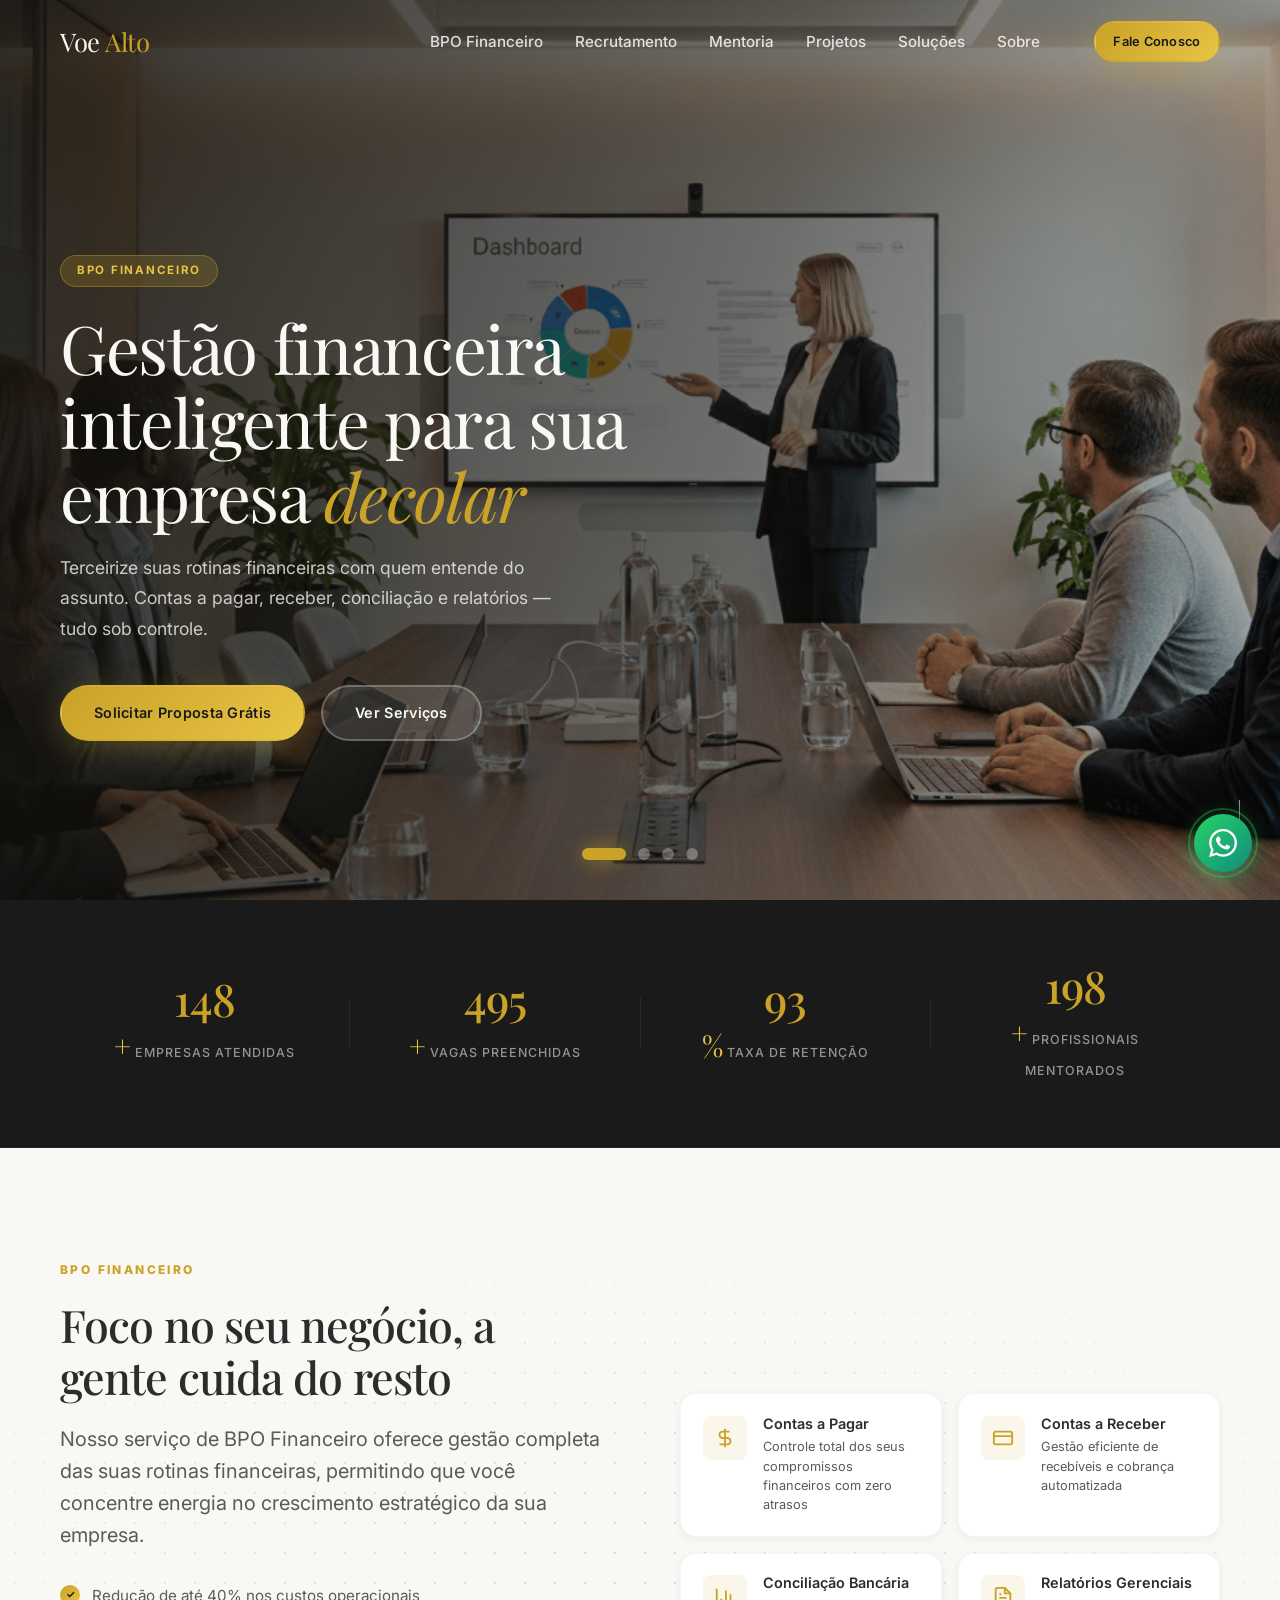
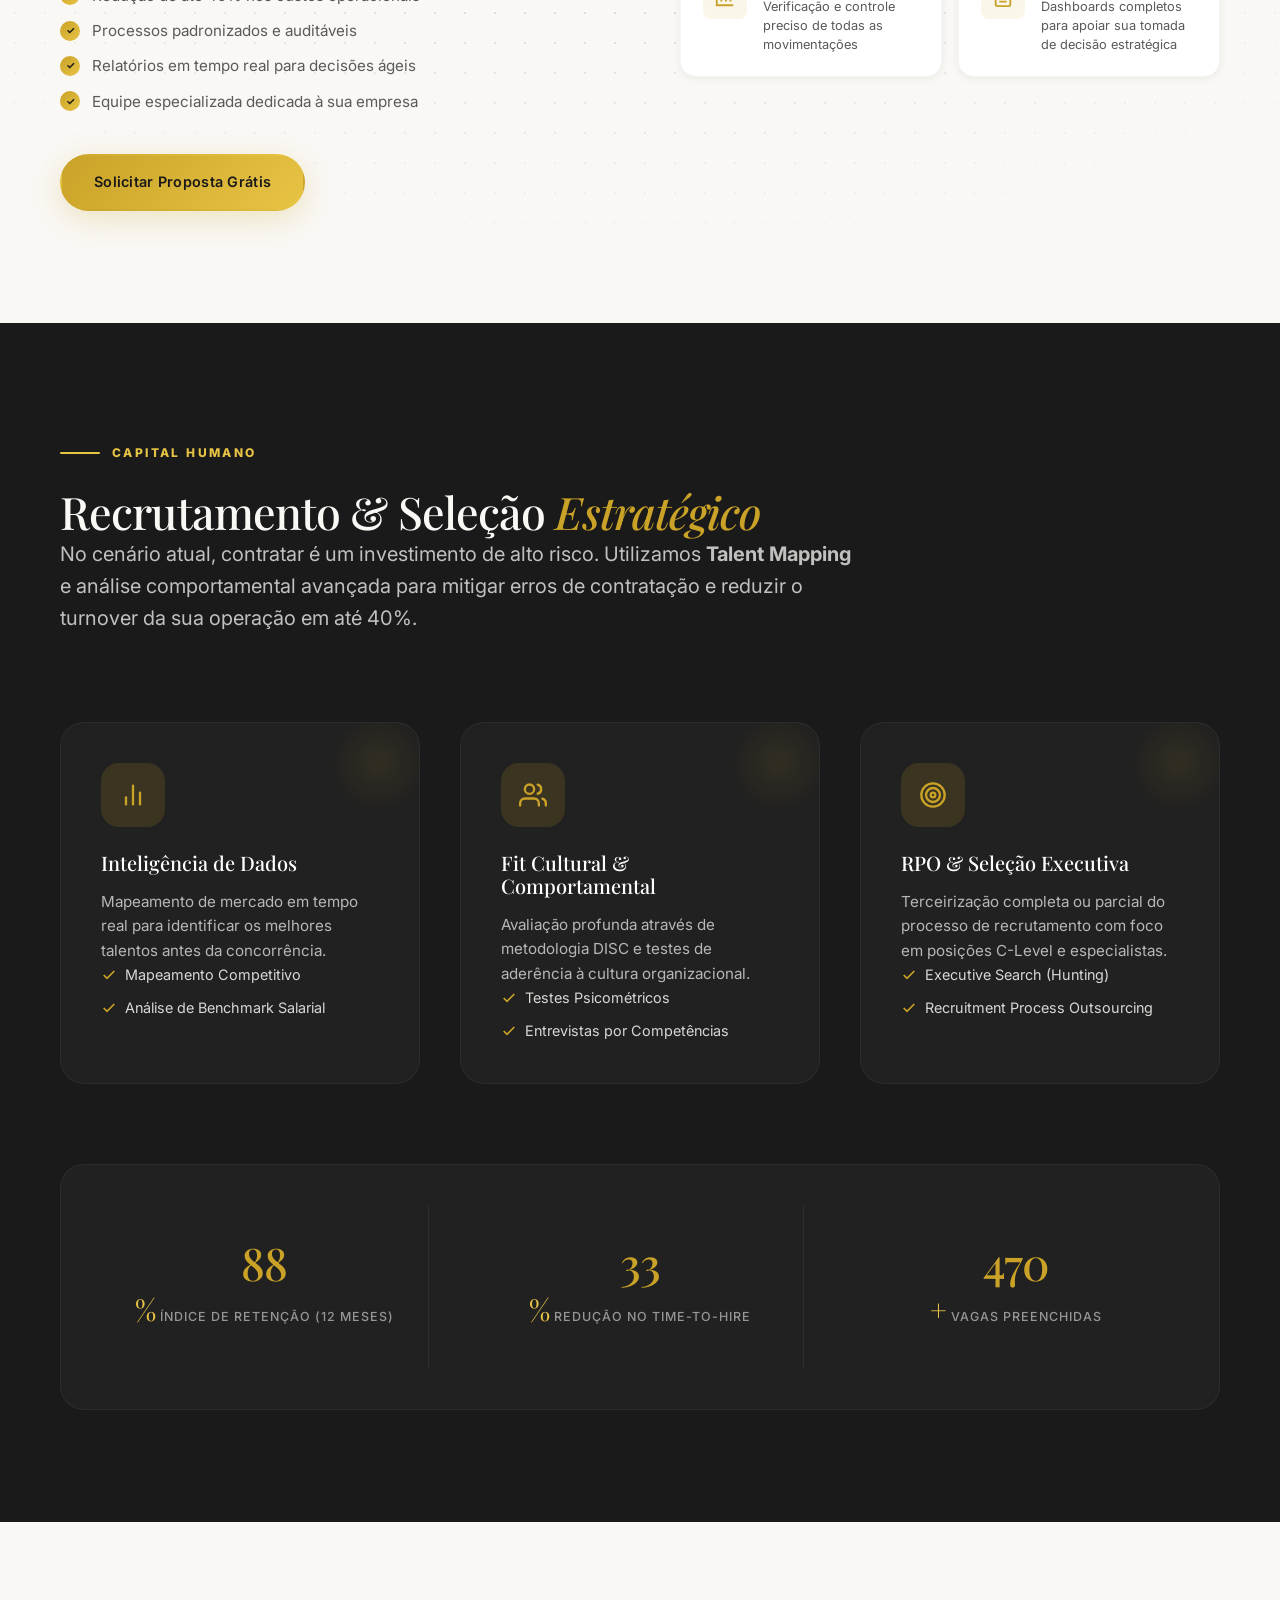
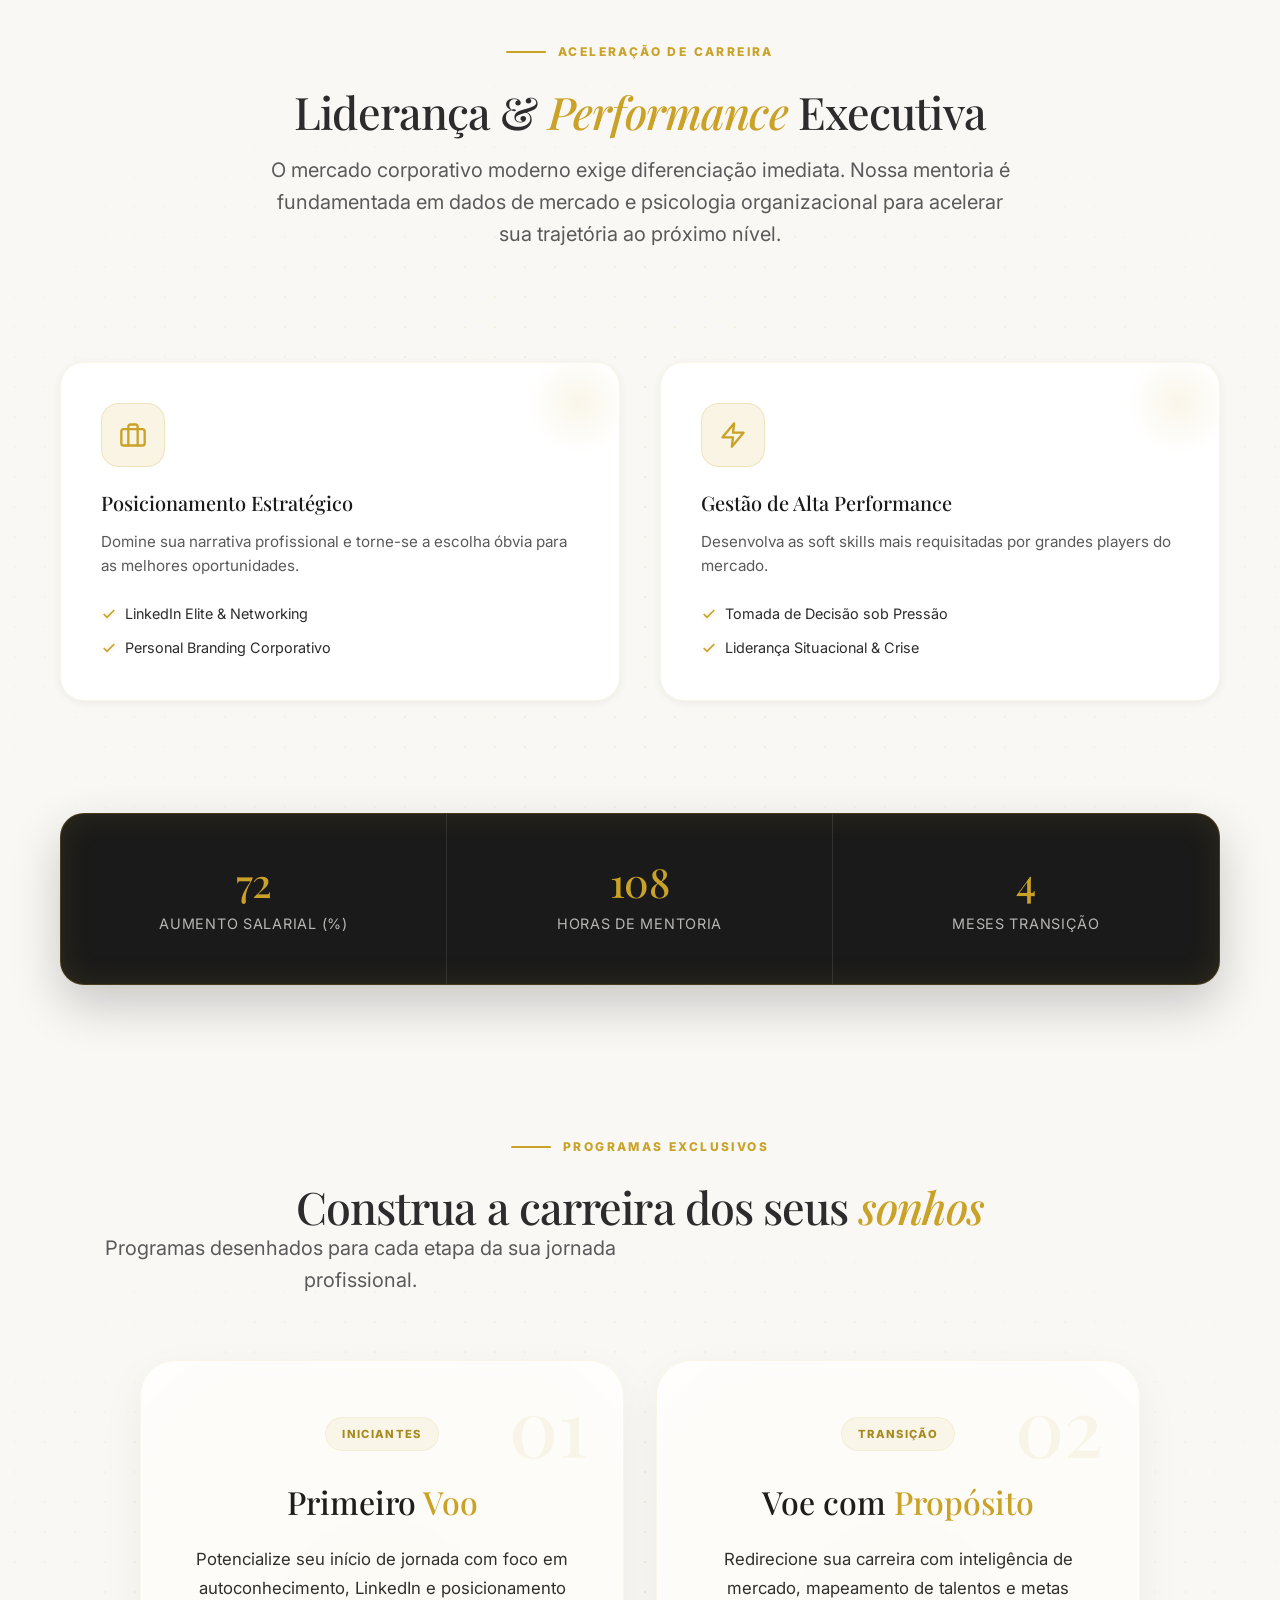
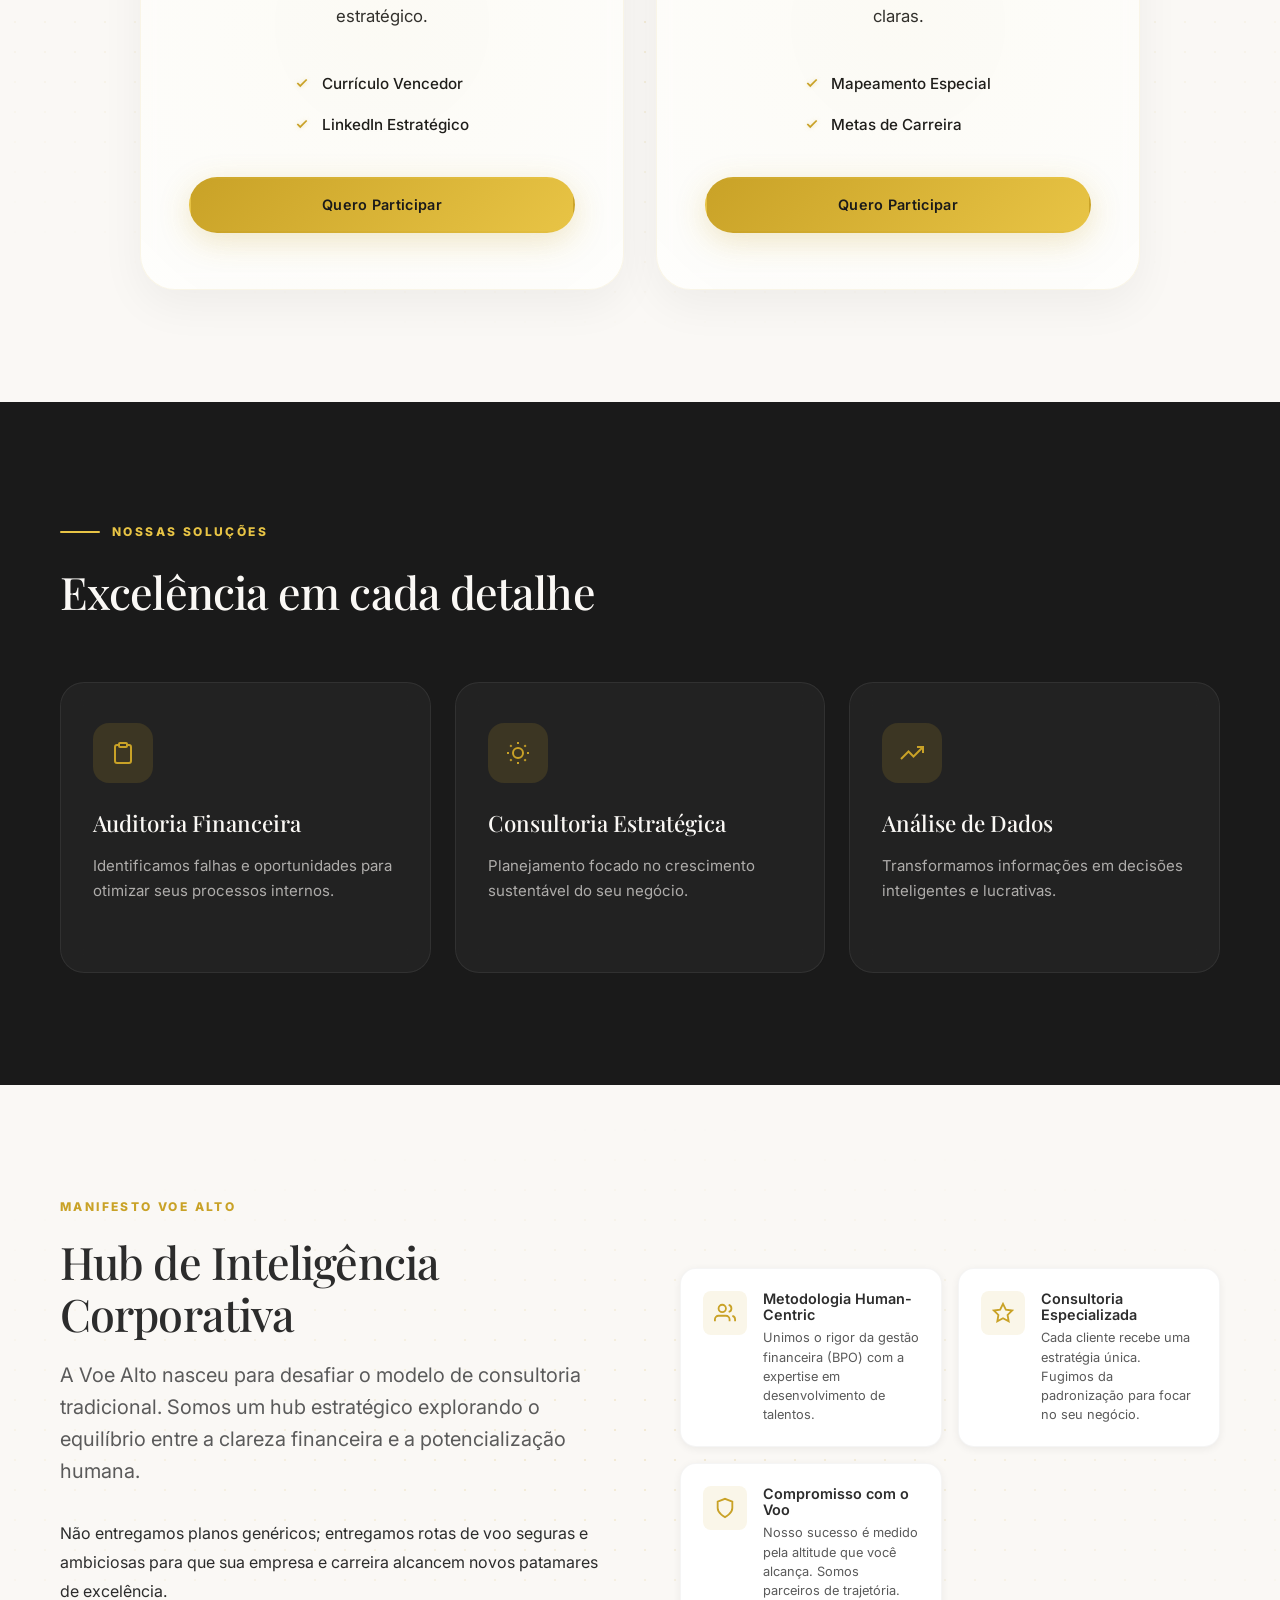
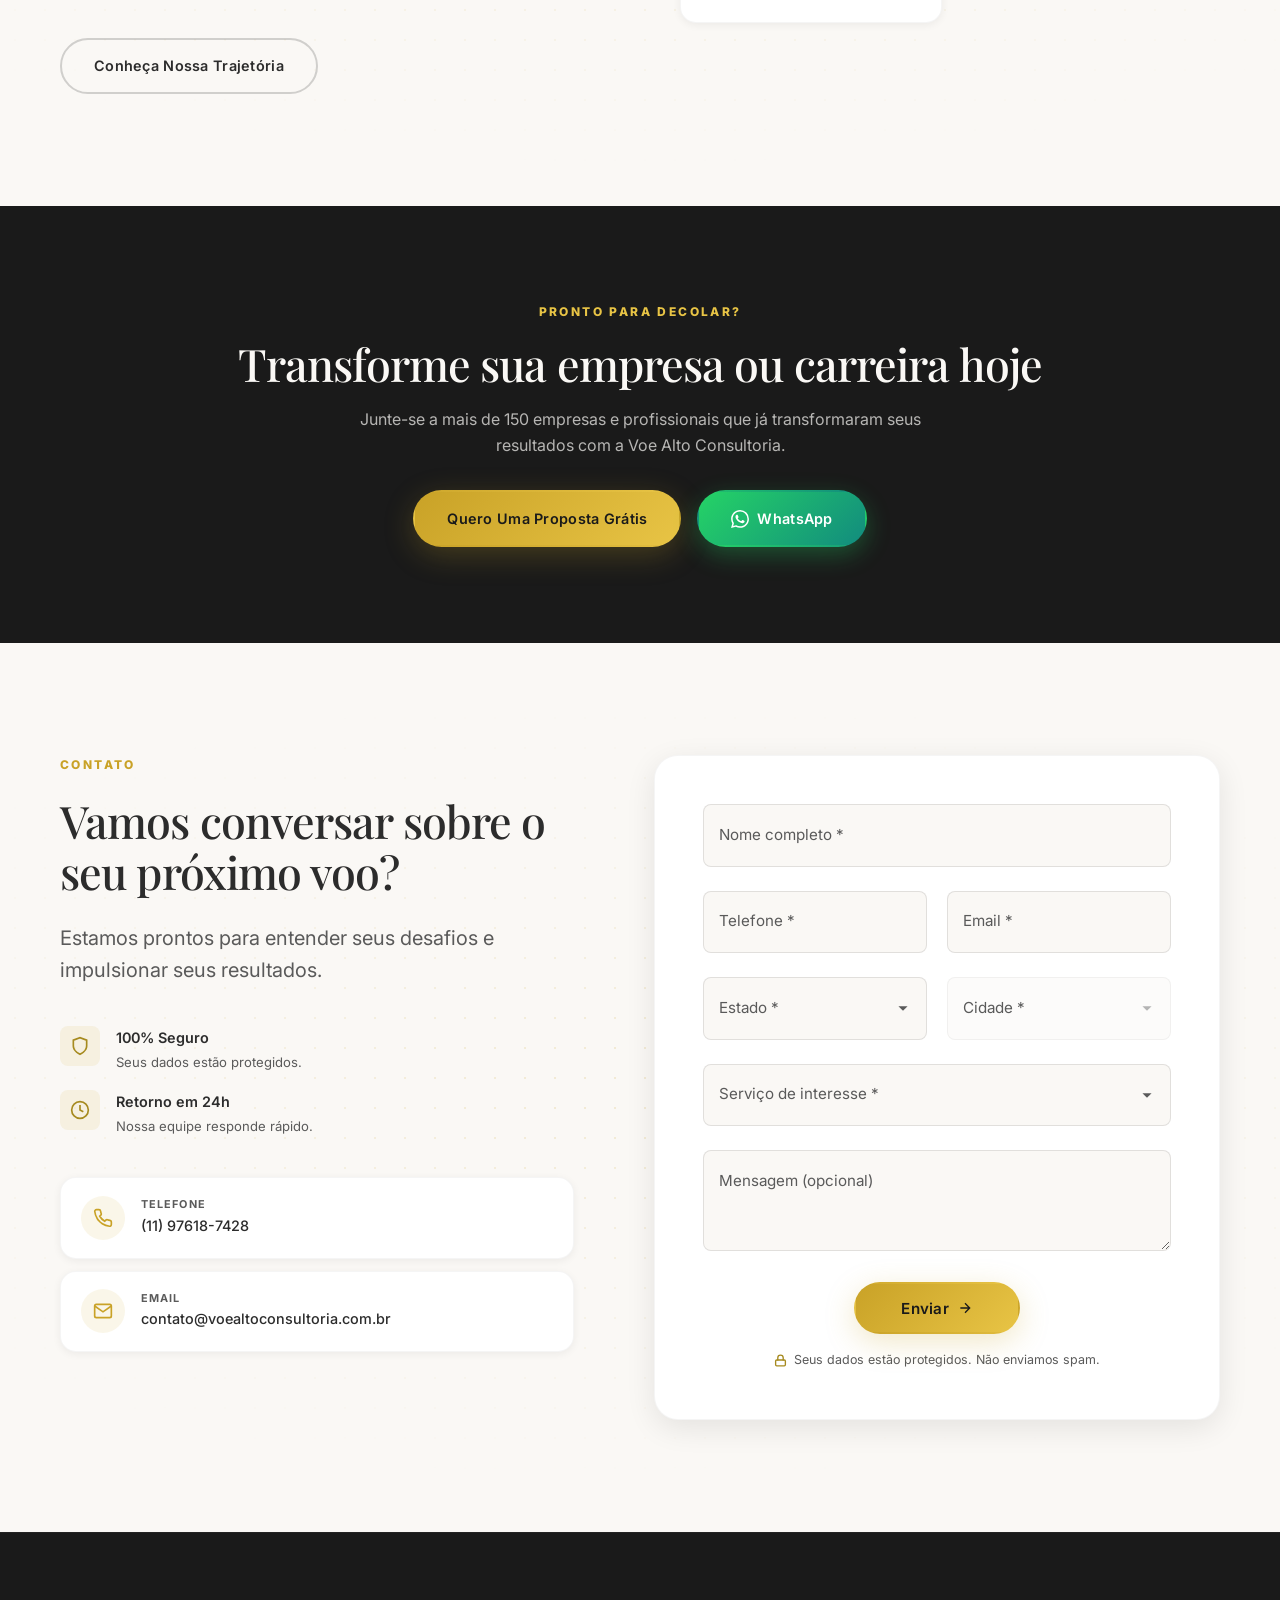
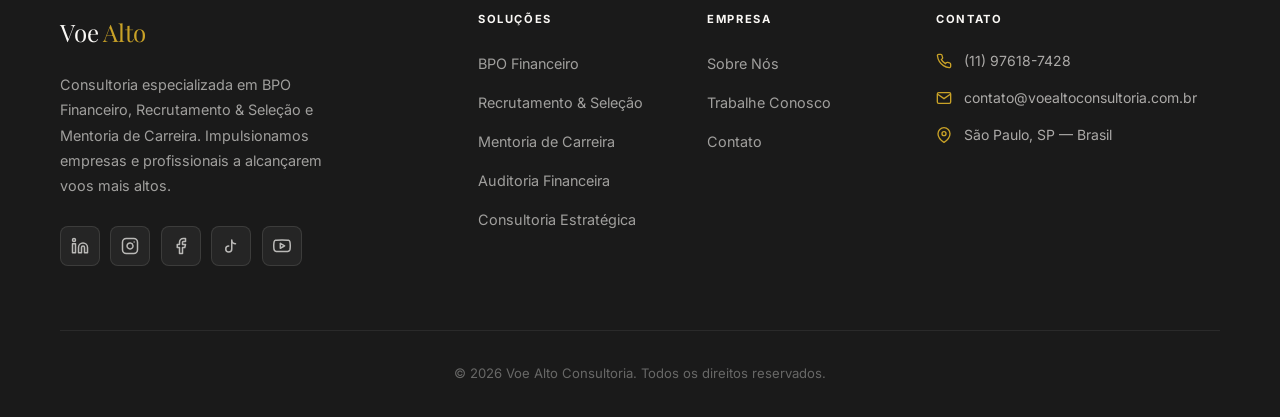
<file: html/index.html>
<!DOCTYPE html>
<html lang="pt-BR">

<head>
  <meta charset="UTF-8">
  <meta name="viewport" content="width=device-width, initial-scale=1.0">

  <!-- SEO Primary Tags -->
  <title>Voe Alto Consultoria | BPO Financeiro, Recrutamento & Mentoria de Carreira em SP</title>
  <meta name="description"
    content="A Voe Alto Consultoria é especializada em BPO Financeiro, Recrutamento & Seleção e Mentoria de Carreira em São Paulo. Terceirize suas finanças, encontre os melhores talentos e acelere sua carreira. Fale conosco!">
  <meta name="keywords"
    content="BPO financeiro, consultoria financeira SP, recrutamento e seleção São Paulo, mentoria de carreira, gestão financeira empresas, auditoria financeira, consultoria estratégica">
  <meta name="author" content="Voe Alto Consultoria">
  <meta name="robots" content="index, follow">
  <meta name="theme-color" content="#C9A227">
  <link rel="canonical" href="https://www.voealtoconsultoria.com.br/">

  <!-- Open Graph / Facebook -->
  <meta property="og:type" content="website">
  <meta property="og:url" content="https://www.voealtoconsultoria.com.br/">
  <meta property="og:title" content="Voe Alto Consultoria | BPO Financeiro, Recrutamento & Mentoria">
  <meta property="og:description"
    content="Gestão financeira inteligente, talentos certos para seu time e mentoria de carreira. Conheça a Voe Alto Consultoria e faça sua empresa decolar.">
  <meta property="og:image" content="https://www.voealtoconsultoria.com.br/images/og-image.jpg">
  <meta property="og:locale" content="pt_BR">
  <meta property="og:site_name" content="Voe Alto Consultoria">

  <!-- Twitter -->
  <meta name="twitter:card" content="summary_large_image">
  <meta name="twitter:title" content="Voe Alto Consultoria | BPO Financeiro, Recrutamento & Mentoria">
  <meta name="twitter:description"
    content="Gestão financeira inteligente, talentos certos para seu time e mentoria de carreira.">

  <!-- Schema.org Structured Data -->
  <script type="application/ld+json">
  {
    "@context": "https://schema.org",
    "@type": "ProfessionalService",
    "name": "Voe Alto Consultoria",
    "url": "https://www.voealtoconsultoria.com.br",
    "telephone": "+5511976187428",
    "email": "contato@voealtoconsultoria.com.br",
    "address": {
      "@type": "PostalAddress",
      "addressLocality": "São Paulo",
      "addressRegion": "SP",
      "addressCountry": "BR"
    },
    "description": "Consultoria especializada em BPO Financeiro, Recrutamento & Seleção e Mentoria de Carreira.",
    "areaServed": "Brasil",
    "serviceType": ["BPO Financeiro", "Recrutamento e Seleção", "Mentoria de Carreira", "Auditoria Financeira"],
    "priceRange": "$$",
    "sameAs": [
      "https://www.linkedin.com/company/voe-alto-consultoria24/",
      "https://www.instagram.com/voealto_consultoria/",
      "https://www.facebook.com/people/Voe-Alto/61559336198079/"
    ]
  }
  </script>

  <!-- Fonts -->
  <link rel="preconnect" href="https://fonts.googleapis.com">
  <link rel="preconnect" href="https://fonts.gstatic.com" crossorigin>
  <link
    href="https://fonts.googleapis.com/css2?family=Inter:wght@300;400;500;600;700&family=Playfair+Display:ital,wght@0,400;0,500;0,700;1,400&display=swap"
    rel="stylesheet">

  <!-- Favicon -->
  <link rel="icon" href="../icon.svg" type="image/svg+xml">
  <link rel="apple-touch-icon" href="../apple-icon.png">

  <!-- Styles -->
  <link rel="stylesheet" href="css/styles.css">
</head>

<body>

  <!-- Scroll Progress Indicator -->
  <div class="scroll-progress" id="scroll-progress" aria-hidden="true"></div>

  <!-- ==========================================
       HEADER
       ========================================== -->
  <header class="header" id="header">
    <div class="container">
      <div class="header-inner">
        <a href="#" class="logo" aria-label="Voe Alto Consultoria - Página Inicial">
          Voe <span>Alto</span>
        </a>

        <nav class="nav" aria-label="Navegação principal">
          <a href="#bpo" class="nav-link">BPO Financeiro</a>
          <a href="#recrutamento" class="nav-link">Recrutamento</a>
          <a href="#mentoria" class="nav-link">Mentoria</a>
          <a href="#projetos" class="nav-link">Projetos</a>
          <a href="#solucoes" class="nav-link">Soluções</a>
          <a href="#sobre" class="nav-link">Sobre</a>
        </nav>

        <a href="#contato" class="btn btn-primary header-cta" id="header-cta-btn">Fale Conosco</a>

        <button class="menu-toggle" id="menu-toggle-btn" aria-label="Abrir menu" aria-expanded="false">
          <span></span>
          <span></span>
          <span></span>
        </button>
      </div>
    </div>
  </header>

  <!-- Mobile Menu -->
  <div class="mobile-menu" id="mobile-menu" role="dialog" aria-label="Menu de navegação">
    <div class="mobile-menu-header">
      <a href="#" class="logo">Voe <span>Alto</span></a>
      <button class="mobile-menu-close" id="mobile-menu-close-btn" aria-label="Fechar menu">&times;</button>
    </div>
    <nav class="mobile-menu-nav" aria-label="Navegação mobile">
      <a href="#bpo" class="mobile-nav-link">BPO Financeiro</a>
      <a href="#recrutamento" class="mobile-nav-link">Recrutamento</a>
      <a href="#mentoria" class="mobile-nav-link">Mentoria</a>
      <a href="#projetos" class="mobile-nav-link">Projetos</a>
      <a href="#solucoes" class="mobile-nav-link">Soluções</a>
      <a href="#sobre" class="mobile-nav-link">Sobre</a>
      <a href="#contato" class="mobile-nav-link">Contato</a>
    </nav>
    <div class="mobile-menu-footer">
      <a href="#contato" class="btn btn-primary" style="width: 100%;" id="mobile-cta-btn">Quero uma Proposta</a>
    </div>
  </div>
  <div class="mobile-overlay" id="mobile-overlay"></div>

  <!-- ==========================================
       HERO CAROUSEL
       ========================================== -->
  <section id="hero" class="hero" aria-label="Banner principal">
    <div class="hero-slides">
      <!-- Slide 1: BPO Financeiro -->
      <div class="hero-slide active" role="group" aria-label="Slide 1 de 3: BPO Financeiro">
        <div class="hero-slide-bg">
          <img src="../images/slide-bpo.png" alt="Equipe de consultoria financeira trabalhando" loading="eager"
            fetchpriority="high">
          <div class="hero-slide-overlay"></div>
        </div>
        <div class="hero-slide-content container">
          <div class="hero-text">
            <span class="hero-badge">BPO Financeiro</span>
            <h1 class="title-display">Gestão financeira inteligente para sua empresa <em>decolar</em></h1>
            <p>Terceirize suas rotinas financeiras com quem entende do assunto. Contas a pagar, receber, conciliação e
              relatórios — tudo sob controle.</p>
            <div class="hero-actions">
              <a href="#contato" class="btn btn-primary" id="hero-cta-bpo">Solicitar Proposta Grátis</a>
              <a href="#bpo" class="btn btn-ghost">Ver Serviços</a>
            </div>
          </div>
        </div>
      </div>

      <!-- Slide 2: Recrutamento & Seleção -->
      <div class="hero-slide" role="group" aria-label="Slide 2 de 3: Recrutamento e Seleção">
        <div class="hero-slide-bg">
          <img src="../images/slide-rh.png" alt="Profissionais em processo de recrutamento e seleção" loading="eager">
          <div class="hero-slide-overlay"></div>
        </div>
        <div class="hero-slide-content container">
          <div class="hero-text">
            <span class="hero-badge">Recrutamento & Seleção</span>
            <h1 class="title-display">Os talentos <em>certos</em> para o seu time crescer</h1>
            <p>Encontramos profissionais alinhados à cultura e aos objetivos do seu negócio, com processos ágeis e
              criteriosos.</p>
            <div class="hero-actions">
              <a href="#contato" class="btn btn-primary" id="hero-cta-rh">Falar com Recrutador</a>
              <a href="#recrutamento" class="btn btn-ghost">Saiba Mais</a>
            </div>
          </div>
        </div>
      </div>

      <!-- Slide 3: Mentoria de Carreira -->
      <div class="hero-slide" role="group" aria-label="Slide 3 de 4: Mentoria de Carreira">
        <div class="hero-slide-bg">
          <img src="../images/slide-mentoria.png" alt="Sessão de mentoria de carreira profissional" loading="eager">
          <div class="hero-slide-overlay"></div>
        </div>
        <div class="hero-slide-content container">
          <div class="hero-text">
            <span class="hero-badge">Mentoria de Carreira</span>
            <h1 class="title-display">Desbloqueie seu <em>potencial</em> profissional</h1>
            <p>Programas personalizados para quem está começando ou deseja dar um novo rumo à carreira. Voe mais alto
              com direção e propósito.</p>
            <div class="hero-actions">
              <a href="#contato" class="btn btn-primary" id="hero-cta-mentoria">Começar Agora</a>
              <a href="#mentoria" class="btn btn-ghost">Ver Programas</a>
            </div>
          </div>
        </div>
      </div>

      <!-- Slide 4: Programas de Projetos -->
      <div class="hero-slide" role="group" aria-label="Slide 4 de 4: Programas de Projetos">
        <div class="hero-slide-bg">
          <img src="../images/slide-rh.png" alt="Desenvolvimento de projetos de carreira" loading="lazy">
          <div class="hero-slide-overlay"></div>
        </div>
        <div class="hero-slide-content container">
          <div class="hero-text">
            <span class="hero-badge">Programas de Elite</span>
            <h1 class="title-display">Construa a carreira dos seus <em>sonhos</em></h1>
            <p>Programas exclusivos de Primeiro Voo e Voe com Propósito, focados na sua evolução estratégica.</p>
            <div class="hero-actions">
              <a href="#contato" class="btn btn-primary" id="hero-cta-projetos">Ver Programas</a>
              <a href="#projetos" class="btn btn-ghost">Conhecer Projetos</a>
            </div>
          </div>
        </div>
      </div>
    </div>

    <!-- Hero Navigation -->
    <div class="hero-nav" aria-label="Controles do carrossel">
      <div class="container">
        <div class="hero-nav-inner">
          <div class="hero-dots" role="tablist" aria-label="Slides do carrossel">
            <button class="hero-dot active" role="tab" aria-selected="true" aria-label="Ir para slide 1"
              id="dot-1"></button>
            <button class="hero-dot" role="tab" aria-selected="false" aria-label="Ir para slide 2" id="dot-2"></button>
            <button class="hero-dot" role="tab" aria-selected="false" aria-label="Ir para slide 3" id="dot-3"></button>
            <button class="hero-dot" role="tab" aria-selected="false" aria-label="Ir para slide 4" id="dot-4"></button>
          </div>
        </div>
      </div>
    </div>

    <!-- Scroll Indicator -->
    <div class="hero-scroll-indicator" aria-hidden="true">
      <div class="hero-scroll-line"></div>
    </div>
  </section>


  <!-- ==========================================
       METRICS STRIP
       ========================================== -->
  <div class="metrics-strip" aria-label="Resultados da Voe Alto Consultoria">
    <div class="container">
      <div class="metrics-grid">
        <div class="metric-item">
          <span class="metric-number" data-target="150">0</span><span class="metric-suffix">+</span>
          <span class="metric-label">Empresas Atendidas</span>
        </div>
        <div class="metric-divider" aria-hidden="true"></div>
        <div class="metric-item">
          <span class="metric-number" data-target="500">0</span><span class="metric-suffix">+</span>
          <span class="metric-label">Vagas Preenchidas</span>
        </div>
        <div class="metric-divider" aria-hidden="true"></div>
        <div class="metric-item">
          <span class="metric-number" data-target="94">0</span><span class="metric-suffix">%</span>
          <span class="metric-label">Taxa de Retenção</span>
        </div>
        <div class="metric-divider" aria-hidden="true"></div>
        <div class="metric-item">
          <span class="metric-number" data-target="200">0</span><span class="metric-suffix">+</span>
          <span class="metric-label">Profissionais Mentorados</span>
        </div>
      </div>
    </div>
  </div>

  <!-- ==========================================
       BPO FINANCEIRO SECTION
       ========================================== -->
  <section id="bpo" class="section bg-pattern-animated" aria-labelledby="bpo-heading">
    <div class="container">
      <div class="split-grid">
        <div class="split-content reveal">
          <span class="eyebrow">BPO Financeiro</span>
          <h2 class="title-section" id="bpo-heading">Foco no seu negócio, a gente cuida do resto</h2>
          <p class="lead-text">
            Nosso serviço de BPO Financeiro oferece gestão completa das suas rotinas financeiras, permitindo que você
            concentre energia no crescimento estratégico da sua empresa.
          </p>
          <ul class="benefit-list" aria-label="Benefícios do BPO Financeiro">
            <li><span class="benefit-check" aria-hidden="true">✓</span> Redução de até 40% nos custos operacionais</li>
            <li><span class="benefit-check" aria-hidden="true">✓</span> Processos padronizados e auditáveis</li>
            <li><span class="benefit-check" aria-hidden="true">✓</span> Relatórios em tempo real para decisões ágeis
            </li>
            <li><span class="benefit-check" aria-hidden="true">✓</span> Equipe especializada dedicada à sua empresa</li>
          </ul>
          <a href="#contato" class="btn btn-primary" id="bpo-cta-btn">Solicitar Proposta Grátis</a>
        </div>

        <div class="services-grid reveal">
          <article class="service-card">
            <div class="service-card-icon" aria-hidden="true">
              <svg width="22" height="22" viewBox="0 0 24 24" fill="none" stroke="currentColor" stroke-width="2">
                <path d="M12 2v20M17 5H9.5a3.5 3.5 0 0 0 0 7h5a3.5 3.5 0 0 1 0 7H6" />
              </svg>
            </div>
            <div class="service-card-body">
              <h3>Contas a Pagar</h3>
              <p>Controle total dos seus compromissos financeiros com zero atrasos</p>
            </div>
          </article>

          <article class="service-card">
            <div class="service-card-icon" aria-hidden="true">
              <svg width="22" height="22" viewBox="0 0 24 24" fill="none" stroke="currentColor" stroke-width="2">
                <rect x="2" y="5" width="20" height="14" rx="2" />
                <path d="M2 10h20" />
              </svg>
            </div>
            <div class="service-card-body">
              <h3>Contas a Receber</h3>
              <p>Gestão eficiente de recebíveis e cobrança automatizada</p>
            </div>
          </article>

          <article class="service-card">
            <div class="service-card-icon" aria-hidden="true">
              <svg width="22" height="22" viewBox="0 0 24 24" fill="none" stroke="currentColor" stroke-width="2">
                <path d="M3 3v18h18" />
                <path d="M18 17V9M13 17V5M8 17v-3" />
              </svg>
            </div>
            <div class="service-card-body">
              <h3>Conciliação Bancária</h3>
              <p>Verificação e controle preciso de todas as movimentações</p>
            </div>
          </article>

          <article class="service-card">
            <div class="service-card-icon" aria-hidden="true">
              <svg width="22" height="22" viewBox="0 0 24 24" fill="none" stroke="currentColor" stroke-width="2">
                <path d="M14 2H6a2 2 0 0 0-2 2v16a2 2 0 0 0 2 2h12a2 2 0 0 0 2-2V8z" />
                <polyline points="14 2 14 8 20 8" />
                <line x1="16" y1="13" x2="8" y2="13" />
                <line x1="16" y1="17" x2="8" y2="17" />
                <polyline points="10 9 9 9 8 9" />
              </svg>
            </div>
            <div class="service-card-body">
              <h3>Relatórios Gerenciais</h3>
              <p>Dashboards completos para apoiar sua tomada de decisão estratégica</p>
            </div>
          </article>
        </div>
      </div>
    </div>
  </section>

  <!-- ==========================================
       RECRUTAMENTO & SELEÇÃO SECTION
       ========================================== -->
  <section id="recrutamento" class="section section-dark" aria-labelledby="rh-heading">
    <div class="container">
      <div class="info-layout reveal">
        <div class="info-content-header">
          <span class="eyebrow light">Capital Humano</span>
          <h2 class="title-section" id="rh-heading">Recrutamento & Seleção <em>Estratégico</em></h2>
          <p class="lead-text" style="color: rgba(250,248,245,0.75); max-width: 800px;">
            No cenário atual, contratar é um investimento de alto risco. Utilizamos <strong>Talent Mapping</strong> e
            análise comportamental avançada para mitigar erros de contratação e reduzir o turnover da sua operação em
            até 40%.
          </p>
        </div>

        <div class="rh-playful-cards reveal">
          <div class="playful-card">
            <div class="playful-icon">
              <svg width="28" height="28" viewBox="0 0 24 24" fill="none" stroke="currentColor" stroke-width="2"
                stroke-linecap="round" stroke-linejoin="round">
                <line x1="18" y1="20" x2="18" y2="10"></line>
                <line x1="12" y1="20" x2="12" y2="4"></line>
                <line x1="6" y1="20" x2="6" y2="14"></line>
              </svg>
            </div>
            <h3>Inteligência de Dados</h3>
            <p>Mapeamento de mercado em tempo real para identificar os melhores talentos antes da concorrência.</p>
            <ul class="playful-sublist">
              <li>
                <svg width="16" height="16" viewBox="0 0 24 24" fill="none" stroke="currentColor" stroke-width="2.5">
                  <polyline points="20 6 9 17 4 12"></polyline>
                </svg>
                Mapeamento Competitivo
              </li>
              <li>
                <svg width="16" height="16" viewBox="0 0 24 24" fill="none" stroke="currentColor" stroke-width="2.5">
                  <polyline points="20 6 9 17 4 12"></polyline>
                </svg>
                Análise de Benchmark Salarial
              </li>
            </ul>
          </div>

          <div class="playful-card">
            <div class="playful-icon">
              <svg width="28" height="28" viewBox="0 0 24 24" fill="none" stroke="currentColor" stroke-width="2"
                stroke-linecap="round" stroke-linejoin="round">
                <path d="M17 21v-2a4 4 0 0 0-4-4H5a4 4 0 0 0-4 4v2"></path>
                <circle cx="9" cy="7" r="4"></circle>
                <path d="M23 21v-2a4 4 0 0 0-3-3.87"></path>
                <path d="M16 3.13a4 4 0 0 1 0 7.75"></path>
              </svg>
            </div>
            <h3>Fit Cultural & Comportamental</h3>
            <p>Avaliação profunda através de metodologia DISC e testes de aderência à cultura organizacional.</p>
            <ul class="playful-sublist">
              <li>
                <svg width="16" height="16" viewBox="0 0 24 24" fill="none" stroke="currentColor" stroke-width="2.5">
                  <polyline points="20 6 9 17 4 12"></polyline>
                </svg>
                Testes Psicométricos
              </li>
              <li>
                <svg width="16" height="16" viewBox="0 0 24 24" fill="none" stroke="currentColor" stroke-width="2.5">
                  <polyline points="20 6 9 17 4 12"></polyline>
                </svg>
                Entrevistas por Competências
              </li>
            </ul>
          </div>

          <div class="playful-card">
            <div class="playful-icon">
              <svg width="28" height="28" viewBox="0 0 24 24" fill="none" stroke="currentColor" stroke-width="2"
                stroke-linecap="round" stroke-linejoin="round">
                <circle cx="12" cy="12" r="10"></circle>
                <circle cx="12" cy="12" r="6"></circle>
                <circle cx="12" cy="12" r="2"></circle>
              </svg>
            </div>
            <h3>RPO & Seleção Executiva</h3>
            <p>Terceirização completa ou parcial do processo de recrutamento com foco em posições C-Level e
              especialistas.</p>
            <ul class="playful-sublist">
              <li>
                <svg width="16" height="16" viewBox="0 0 24 24" fill="none" stroke="currentColor" stroke-width="2.5">
                  <polyline points="20 6 9 17 4 12"></polyline>
                </svg>
                Executive Search (Hunting)
              </li>
              <li>
                <svg width="16" height="16" viewBox="0 0 24 24" fill="none" stroke="currentColor" stroke-width="2.5">
                  <polyline points="20 6 9 17 4 12"></polyline>
                </svg>
                Recruitment Process Outsourcing
              </li>
            </ul>
          </div>
        </div>
        <div class="metrics-row"
          style="display: flex; flex-wrap: wrap; gap: 3rem; background: rgba(255,255,255,0.03); padding: 2.5rem; border-radius: var(--radius-lg); border: 1px solid rgba(255,255,255,0.05); margin-top: 2rem;">
          <div class="metric-item">
            <span class="metric-number" data-target="94">0</span><span class="metric-suffix">%</span>
            <span class="metric-label">Índice de Retenção (12 meses)</span>
          </div>
          <div class="metric-item">
            <span class="metric-number" data-target="35">0</span><span class="metric-suffix">%</span>
            <span class="metric-label">Redução no Time-to-Hire</span>
          </div>
          <div class="metric-item">
            <span class="metric-number" data-target="500">0</span><span class="metric-suffix">+</span>
            <span class="metric-label">Vagas Preenchidas</span>
          </div>
        </div>
      </div>
    </div>
  </section>

  <!-- ==========================================
       MENTORIA DE CARREIRA SECTION
       ========================================== -->
  <section id="mentoria" class="section bg-pattern-animated" aria-labelledby="mentoria-heading">
    <div class="container">
      <div class="info-layout reveal">
        <div class="info-content-header" style="text-align: center; margin-bottom: 4rem;">
          <span class="eyebrow">Aceleração de Carreira</span>
          <h2 class="title-section" id="mentoria-heading" style="margin: 0 auto 1rem;">Liderança & <em>Performance</em>
            Executiva</h2>
          <p class="lead-text" style="margin: 0 auto; max-width: 750px;">
            O mercado corporativo moderno exige diferenciação imediata. Nossa mentoria é fundamentada em dados de
            mercado e psicologia organizacional para acelerar sua trajetória ao próximo nível.
          </p>
        </div>

        <div class="playful-cards-light reveal">
          <div class="playful-card-light">
            <div class="playful-icon-light">
              <svg width="28" height="28" viewBox="0 0 24 24" fill="none" stroke="currentColor" stroke-width="2"
                stroke-linecap="round" stroke-linejoin="round">
                <rect x="2" y="7" width="20" height="14" rx="2" ry="2"></rect>
                <path d="M16 21V5a2 2 0 0 0-2-2h-4a2 2 0 0 0-2 2v16"></path>
              </svg>
            </div>
            <h3>Posicionamento Estratégico</h3>
            <p>Domine sua narrativa profissional e torne-se a escolha óbvia para as melhores oportunidades.</p>
            <ul class="playful-sublist-light">
              <li>
                <svg width="16" height="16" viewBox="0 0 24 24" fill="none" stroke="currentColor" stroke-width="2.5">
                  <polyline points="20 6 9 17 4 12"></polyline>
                </svg>
                LinkedIn Elite & Networking
              </li>
              <li>
                <svg width="16" height="16" viewBox="0 0 24 24" fill="none" stroke="currentColor" stroke-width="2.5">
                  <polyline points="20 6 9 17 4 12"></polyline>
                </svg>
                Personal Branding Corporativo
              </li>
            </ul>
          </div>

          <div class="playful-card-light">
            <div class="playful-icon-light">
              <svg width="28" height="28" viewBox="0 0 24 24" fill="none" stroke="currentColor" stroke-width="2"
                stroke-linecap="round" stroke-linejoin="round">
                <polygon points="13 2 3 14 12 14 11 22 21 10 12 10 13 2"></polygon>
              </svg>
            </div>
            <h3>Gestão de Alta Performance</h3>
            <p>Desenvolva as soft skills mais requisitadas por grandes players do mercado.</p>
            <ul class="playful-sublist-light">
              <li>
                <svg width="16" height="16" viewBox="0 0 24 24" fill="none" stroke="currentColor" stroke-width="2.5">
                  <polyline points="20 6 9 17 4 12"></polyline>
                </svg>
                Tomada de Decisão sob Pressão
              </li>
              <li>
                <svg width="16" height="16" viewBox="0 0 24 24" fill="none" stroke="currentColor" stroke-width="2.5">
                  <polyline points="20 6 9 17 4 12"></polyline>
                </svg>
                Liderança Situacional & Crise
              </li>
            </ul>
          </div>
        </div>

        <div class="mentoria-results-banner"
          style="margin-top: 4rem; display: grid; grid-template-columns: 1fr 1fr 1fr; background: var(--charcoal); color: var(--cream); border-radius: var(--radius-lg); overflow: hidden;">
          <div style="padding: 3rem; text-align: center; border-right: 1px solid rgba(255,255,255,0.1);">
            <strong class="metric-number" data-target="80"
              style="display: block; font-size: 2.5rem; color: var(--gold); margin-bottom: 0.5rem;">0</strong>
            <span style="font-size: 0.9rem; text-transform: uppercase; letter-spacing: 0.05em; opacity: 0.7;">Aumento
              Salarial (%)</span>
          </div>
          <div style="padding: 3rem; text-align: center; border-right: 1px solid rgba(255,255,255,0.1);">
            <strong class="metric-number" data-target="120"
              style="display: block; font-size: 2.5rem; color: var(--gold); margin-bottom: 0.5rem;">0</strong>
            <span style="font-size: 0.9rem; text-transform: uppercase; letter-spacing: 0.05em; opacity: 0.7;">Horas de
              Mentoria</span>
          </div>
          <div style="padding: 3rem; text-align: center;">
            <strong class="metric-number" data-target="4"
              style="display: block; font-size: 2.5rem; color: var(--gold); margin-bottom: 0.5rem;">0</strong>
            <span style="font-size: 0.9rem; text-transform: uppercase; letter-spacing: 0.05em; opacity: 0.7;">Meses
              Transição</span>
          </div>
        </div>
      </div>
    </div>
  </section>

  <!-- ==========================================
       PROJETOS SECTION
       ========================================== -->
  <section id="projetos" class="section section-projetos bg-pattern-animated" aria-labelledby="projetos-heading">
    <div class="container">
      <div class="section-header reveal center">
        <span class="eyebrow">Programas Exclusivos</span>
        <h2 class="title-section" id="projetos-heading">Construa a carreira dos seus <em>sonhos</em></h2>
        <p class="lead-text">Programas desenhados para cada etapa da sua jornada profissional.</p>
      </div>
    </div>

    <div class="container">
      <div class="projetos-grid-modern">
        <!-- Projeto 01 -->
        <div class="projeto-card-modern highlight reveal">
          <div class="projeto-card-num">01</div>
          <div class="projeto-card-body">
            <span class="projeto-badge-modern">Iniciantes</span>
            <h3>Primeiro <span>Voo</span></h3>
            <p>Potencialize seu início de jornada com foco em autoconhecimento, LinkedIn e posicionamento estratégico.
            </p>
            <ul class="projeto-features">
              <li><svg width="14" height="14" viewBox="0 0 24 24" fill="none" stroke="currentColor" stroke-width="3">
                  <polyline points="20 6 9 17 4 12"></polyline>
                </svg> Currículo Vencedor</li>
              <li><svg width="14" height="14" viewBox="0 0 24 24" fill="none" stroke="currentColor" stroke-width="3">
                  <polyline points="20 6 9 17 4 12"></polyline>
                </svg> LinkedIn Estratégico</li>
            </ul>
            <div class="projeto-card-footer">
              <a href="#contato" class="btn btn-primary" id="projeto-01-cta" style="width: 100%;">Quero Participar</a>
            </div>
          </div>
        </div>

        <!-- Projeto 02 -->
        <div class="projeto-card-modern highlight reveal">
          <div class="projeto-card-num">02</div>
          <div class="projeto-card-body">
            <span class="projeto-badge-modern">Transição</span>
            <h3>Voe com <span>Propósito</span></h3>
            <p>Redirecione sua carreira com inteligência de mercado, mapeamento de talentos e metas claras.</p>
            <ul class="projeto-features">
              <li><svg width="14" height="14" viewBox="0 0 24 24" fill="none" stroke="currentColor" stroke-width="3">
                  <polyline points="20 6 9 17 4 12"></polyline>
                </svg> Mapeamento Especial</li>
              <li><svg width="14" height="14" viewBox="0 0 24 24" fill="none" stroke="currentColor" stroke-width="3">
                  <polyline points="20 6 9 17 4 12"></polyline>
                </svg> Metas de Carreira</li>
            </ul>
            <div class="projeto-card-footer">
              <a href="#contato" class="btn btn-primary" id="projeto-02-cta" style="width: 100%;">Quero Participar</a>
            </div>
          </div>
        </div>
      </div>
    </div>
  </section>

  <!-- ==========================================
       SOLUÇÕES SECTION
       ========================================== -->
  <section id="solucoes" class="section section-dark" aria-labelledby="solucoes-heading">
    <div class="container">
      <div class="section-header reveal">
        <span class="eyebrow light">Nossas Soluções</span>
        <h2 class="title-section" id="solucoes-heading">Excelência em cada detalhe</h2>
      </div>

      <div class="solucoes-grid">
        <article class="solucao-card reveal">
          <div class="solucao-icon" aria-hidden="true">
            <svg width="24" height="24" viewBox="0 0 24 24" fill="none" stroke="currentColor" stroke-width="2">
              <path d="M16 4h2a2 2 0 0 1 2 2v14a2 2 0 0 1-2 2H6a2 2 0 0 1-2-2V6a2 2 0 0 1 2-2h2"></path>
              <rect x="8" y="2" width="8" height="4" rx="1" ry="1"></rect>
            </svg>
          </div>
          <h3>Auditoria Financeira</h3>
          <p>Identificamos falhas e oportunidades para otimizar seus processos internos.</p>
        </article>

        <article class="solucao-card reveal">
          <div class="solucao-icon" aria-hidden="true">
            <svg width="24" height="24" viewBox="0 0 24 24" fill="none" stroke="currentColor" stroke-width="2">
              <circle cx="12" cy="12" r="5"></circle>
              <line x1="12" y1="1" x2="12" y2="3"></line>
              <line x1="12" y1="21" x2="12" y2="23"></line>
              <line x1="4.22" y1="4.22" x2="5.64" y2="5.64"></line>
              <line x1="18.36" y1="18.36" x2="19.78" y2="19.78"></line>
              <line x1="1" y1="12" x2="3" y2="12"></line>
              <line x1="21" y1="12" x2="23" y2="12"></line>
              <line x1="4.22" y1="19.78" x2="5.64" y2="18.36"></line>
              <line x1="18.36" y1="5.64" x2="19.78" y2="4.22"></line>
            </svg>
          </div>
          <h3>Consultoria Estratégica</h3>
          <p>Planejamento focado no crescimento sustentável do seu negócio.</p>
        </article>

        <article class="solucao-card reveal">
          <div class="solucao-icon" aria-hidden="true">
            <svg width="24" height="24" viewBox="0 0 24 24" fill="none" stroke="currentColor" stroke-width="2">
              <polyline points="23 6 13.5 15.5 8.5 10.5 1 18"></polyline>
              <polyline points="17 6 23 6 23 12"></polyline>
            </svg>
          </div>
          <h3>Análise de Dados</h3>
          <p>Transformamos informações em decisões inteligentes e lucrativas.</p>
        </article>
      </div>
    </div>
  </section>

  <!-- ==========================================
       SOBRE SECTION
       ========================================== -->
  <section id="sobre" class="section sobre-section bg-pattern-animated" aria-labelledby="sobre-heading">
    <div class="container">
      <div class="split-grid">
        <div class="split-content reveal">
          <span class="eyebrow">Manifesto Voe Alto</span>
          <h2 class="title-section" id="sobre-heading">Hub de Inteligência Corporativa</h2>
          <p class="lead-text">
            A Voe Alto nasceu para desafiar o modelo de consultoria tradicional. Somos um hub estratégico explorando o
            equilíbrio entre a clareza financeira e a potencialização humana.
          </p>
          <p style="margin-bottom: 2rem; color: var(--charcoal-mid); line-height: 1.8;">
            Não entregamos planos genéricos; entregamos rotas de voo seguras e ambiciosas para que sua empresa e
            carreira alcancem novos patamares de excelência.
          </p>
          <a href="#contato" class="btn btn-outline" id="sobre-cta-btn">Conheça Nossa Trajetória</a>
        </div>

        <div class="services-grid reveal">
          <article class="service-card">
            <div class="service-card-icon" aria-hidden="true">
              <svg width="22" height="22" viewBox="0 0 24 24" fill="none" stroke="currentColor" stroke-width="2">
                <path d="M17 21v-2a4 4 0 0 0-4-4H5a4 4 0 0 0-4 4v2" />
                <circle cx="9" cy="7" r="4" />
                <path d="M23 21v-2a4 4 0 0 0-3-3.87" />
                <path d="M16 3.13a4 4 0 0 1 0 7.75" />
              </svg>
            </div>
            <div class="service-card-body">
              <h3>Metodologia Human-Centric</h3>
              <p>Unimos o rigor da gestão financeira (BPO) com a expertise em desenvolvimento de talentos.</p>
            </div>
          </article>

          <article class="service-card">
            <div class="service-card-icon" aria-hidden="true">
              <svg width="22" height="22" viewBox="0 0 24 24" fill="none" stroke="currentColor" stroke-width="2">
                <polygon
                  points="12 2 15.09 8.26 22 9.27 17 14.14 18.18 21.02 12 17.77 5.82 21.02 7 14.14 2 9.27 8.91 8.26 12 2" />
              </svg>
            </div>
            <div class="service-card-body">
              <h3>Consultoria Especializada</h3>
              <p>Cada cliente recebe uma estratégia única. Fugimos da padronização para focar no seu negócio.</p>
            </div>
          </article>

          <article class="service-card">
            <div class="service-card-icon" aria-hidden="true">
              <svg width="22" height="22" viewBox="0 0 24 24" fill="none" stroke="currentColor" stroke-width="2">
                <path d="M12 22s8-4 8-10V5l-8-3-8 3v7c0 6 8 10 8 10z" />
              </svg>
            </div>
            <div class="service-card-body">
              <h3>Compromisso com o Voo</h3>
              <p>Nosso sucesso é medido pela altitude que você alcança. Somos parceiros de trajetória.</p>
            </div>
          </article>
        </div>
      </div>
    </div>
  </section>



  <!-- ==========================================
       CTA SECTION - PROJETOS/CARREIRAS
       ========================================== -->
  <section class="section section-dark cta-full" aria-labelledby="cta-heading">
    <div class="container">
      <div class="cta-full-inner reveal">
        <div class="cta-full-text">
          <span class="eyebrow light" style="justify-content: center;">Pronto para Decolar?</span>
          <h2 class="title-section" id="cta-heading">Transforme sua empresa ou carreira hoje</h2>
          <p style="color: rgba(250,248,245,0.7); max-width: 600px; margin: 0 auto 2rem;">
            Junte-se a mais de 150 empresas e profissionais que já transformaram seus resultados com a Voe Alto
            Consultoria.
          </p>
        </div>
        <div class="cta-full-actions">
          <a href="#contato" class="btn btn-primary" id="cta-full-btn">Quero Uma Proposta Grátis</a>
          <a href="https://wa.me/5511976187428" target="_blank" rel="noopener noreferrer" class="btn btn-whatsapp"
            id="cta-whatsapp-btn">
            <svg width="18" height="18" viewBox="0 0 24 24" fill="currentColor" aria-hidden="true">
              <path
                d="M17.472 14.382c-.297-.149-1.758-.867-2.03-.967-.273-.099-.471-.148-.67.15-.197.297-.767.966-.94 1.164-.173.199-.347.223-.644.075-.297-.15-1.255-.463-2.39-1.475-.883-.788-1.48-1.761-1.653-2.059-.173-.297-.018-.458.13-.606.134-.133.298-.347.446-.52.149-.174.198-.298.298-.497.099-.198.05-.371-.025-.52-.075-.149-.669-1.612-.916-2.207-.242-.579-.487-.5-.669-.51-.173-.008-.371-.01-.57-.01-.198 0-.52.074-.792.372-.272.297-1.04 1.016-1.04 2.479 0 1.462 1.065 2.875 1.213 3.074.149.198 2.096 3.2 5.077 4.487.709.306 1.262.489 1.694.625.712.227 1.36.195 1.871.118.571-.085 1.758-.719 2.006-1.413.248-.694.248-1.289.173-1.413-.074-.124-.272-.198-.57-.347m-5.421 7.403h-.004a9.87 9.87 0 01-5.031-1.378l-.361-.214-3.741.982.998-3.648-.235-.374a9.86 9.86 0 01-1.51-5.26c.001-5.45 4.436-9.884 9.888-9.884 2.64 0 5.122 1.03 6.988 2.898a9.825 9.825 0 012.893 6.994c-.003 5.45-4.437 9.884-9.885 9.884m8.413-18.297A11.815 11.815 0 0012.05 0C5.495 0 .16 5.335.157 11.892c0 2.096.547 4.142 1.588 5.945L.057 24l6.305-1.654a11.882 11.882 0 005.683 1.448h.005c6.554 0 11.89-5.335 11.893-11.893a11.821 11.821 0 00-3.48-8.413z" />
            </svg>
            WhatsApp
          </a>
        </div>
      </div>
    </div>
  </section>

  <!-- ==========================================
       FORMULÁRIO SECTION
       ========================================== -->
  <section id="contato" class="section bg-pattern-animated" aria-labelledby="contato-heading">
    <div class="container">
      <div class="form-grid">
        <div class="form-info reveal">
          <span class="eyebrow">Contato</span>
          <h2 class="title-section" id="contato-heading">Vamos conversar sobre o seu próximo voo?</h2>
          <p class="lead-text">
            Estamos prontos para entender seus desafios e impulsionar seus resultados.
          </p>

          <div class="form-trust-signals">
            <div class="trust-item">
              <div class="trust-icon">
                <svg width="20" height="20" viewBox="0 0 24 24" fill="none" stroke="currentColor" stroke-width="2">
                  <path d="M12 22s8-4 8-10V5l-8-3-8 3v7c0 6 8 10 8 10z" />
                </svg>
              </div>
              <div>
                <strong>100% Seguro</strong>
                <p>Seus dados estão protegidos.</p>
              </div>
            </div>
            <div class="trust-item">
              <div class="trust-icon">
                <svg width="20" height="20" viewBox="0 0 24 24" fill="none" stroke="currentColor" stroke-width="2">
                  <circle cx="12" cy="12" r="10" />
                  <polyline points="12 6 12 12 16 14" />
                </svg>
              </div>
              <div>
                <strong>Retorno em 24h</strong>
                <p>Nossa equipe responde rápido.</p>
              </div>
            </div>
          </div>

          <div class="form-contact-items">
            <a href="tel:+5511976187428" class="form-contact-item" id="contact-phone-link">
              <div class="form-contact-icon">
                <svg width="20" height="20" viewBox="0 0 24 24" fill="none" stroke="currentColor" stroke-width="2">
                  <path
                    d="M22 16.92v3a2 2 0 0 1-2.18 2 19.79 19.79 0 0 1-8.63-3.07 19.5 19.5 0 0 1-6-6 19.79 19.79 0 0 1-3.07-8.67A2 2 0 0 1 4.11 2h3a2 2 0 0 1 2 1.72 12.84 12.84 0 0 0 .7 2.81 2 2 0 0 1-.45 2.11L8.09 9.91a16 16 0 0 0 6 6l1.27-1.27a2 2 0 0 1 2.11-.45 12.84 12.84 0 0 0 2.81.7A2 2 0 0 1 22 16.92z" />
                </svg>
              </div>
              <div>
                <h4>Telefone</h4>
                <p>(11) 97618-7428</p>
              </div>
            </a>

            <a href="mailto:contato@voealtoconsultoria.com.br" class="form-contact-item" id="contact-email-link">
              <div class="form-contact-icon">
                <svg width="20" height="20" viewBox="0 0 24 24" fill="none" stroke="currentColor" stroke-width="2">
                  <path d="M4 4h16c1.1 0 2 .9 2 2v12c0 1.1-.9 2-2 2H4c-1.1 0-2-.9-2-2V6c0-1.1.9-2 2-2z" />
                  <polyline points="22,6 12,13 2,6" />
                </svg>
              </div>
              <div>
                <h4>Email</h4>
                <p>contato@voealtoconsultoria.com.br</p>
              </div>
            </a>
          </div>
        </div>

        <form class="contact-form reveal" id="contact-form" aria-label="Formulário de contato">
          <input type="hidden" name="access_key" value="e0803454-61fc-4441-bef7-1a011bfb808d">
          <input type="hidden" name="subject" value="Novo Contato recebido pelo Site">
          <input type="hidden" name="from_name" value="Contato Voe Alto">

          <!-- Nome completo -->
          <div class="form-group">
            <input type="text" name="nome" id="nome" placeholder=" " required maxlength="75" autocomplete="name">
            <label for="nome">Nome completo *</label>
          </div>

          <!-- Telefone e Email -->
          <div class="form-row">
            <div class="form-group">
              <input type="tel" name="telefone" id="telefone" placeholder=" " required maxlength="15"
                autocomplete="tel">
              <label for="telefone">Telefone *</label>
            </div>
            <div class="form-group">
              <input type="email" name="email" id="email" placeholder=" " required autocomplete="email">
              <label for="email">Email *</label>
            </div>
          </div>

          <!-- Estado e Cidades -->
          <div class="form-row">
            <div class="form-group">
              <input type="hidden" name="estado_sigla" id="estado-sigla">
              <input type="text" name="estado" id="estado" class="has-dropdown" placeholder=" " required
                autocomplete="new-password">
              <label for="estado">Estado *</label>
              <ul id="estado-list" class="autocomplete-list" role="listbox" aria-label="Estados brasileiros"></ul>
            </div>
            <div class="form-group">
              <input type="text" name="cidade" id="cidade" class="has-dropdown" placeholder=" " required disabled
                autocomplete="new-password">
              <label for="cidade">Cidade *</label>
              <ul id="cidades-list" class="autocomplete-list" role="listbox" aria-label="Cidades"></ul>
            </div>
          </div>

          <!-- Serviço de interesse -->
          <div class="form-group">
            <select name="servico" id="servico" required>
              <option value="" disabled selected></option>
              <option value="BPO Financeiro">BPO Financeiro</option>
              <option value="Recrutamento & Seleção">Recrutamento & Seleção</option>
              <option value="Mentoria de Carreira">Mentoria de Carreira</option>
              <option value="Auditoria Financeira">Auditoria Financeira</option>
              <option value="Consultoria Estratégica">Consultoria Estratégica</option>
              <option value="Outro">Outro</option>
            </select>
            <label for="servico">Serviço de interesse *</label>
          </div>

          <div class="form-group">
            <textarea name="mensagem" id="mensagem" placeholder=" " rows="3" aria-label="Mensagem opcional"></textarea>
            <label for="mensagem">Mensagem (opcional)</label>
          </div>

          <button type="submit" class="btn btn-primary form-submit" id="form-submit-btn">
            <span class="btn-text">Enviar</span>
            <svg width="16" height="16" viewBox="0 0 24 24" fill="none" stroke="currentColor" stroke-width="2"
              aria-hidden="true">
              <path d="M5 12h14M12 5l7 7-7 7" />
            </svg>
          </button>

          <p class="form-privacy">
            <svg width="13" height="13" viewBox="0 0 24 24" fill="none" stroke="currentColor" stroke-width="2.5"
              stroke-linecap="round" stroke-linejoin="round" aria-hidden="true">
              <rect x="3" y="11" width="18" height="11" rx="2" ry="2" />
              <path d="M7 11V7a5 5 0 0 1 10 0v4" />
            </svg>
            Seus dados estão protegidos. Não enviamos spam.
          </p>
        </form>
      </div>
    </div>
  </section>

  <!-- ==========================================
       FOOTER
       ========================================== -->
  <footer class="footer" role="contentinfo">
    <div class="container">
      <div class="footer-grid">
        <div class="footer-brand">
          <a href="#" class="logo" aria-label="Voe Alto Consultoria">Voe <span>Alto</span></a>
          <p>
            Consultoria especializada em BPO Financeiro, Recrutamento & Seleção e Mentoria de Carreira. Impulsionamos
            empresas e profissionais a alcançarem voos mais altos.
          </p>
          <div class="footer-social" aria-label="Redes sociais">
            <a href="https://www.linkedin.com/company/voe-alto-consultoria24/posts/?feedView=all" target="_blank"
              rel="noopener noreferrer" aria-label="LinkedIn da Voe Alto Consultoria">
              <svg width="18" height="18" viewBox="0 0 24 24" fill="none" stroke="currentColor" stroke-width="2"
                stroke-linecap="round" stroke-linejoin="round" aria-hidden="true">
                <path d="M16 8a6 6 0 0 1 6 6v7h-4v-7a2 2 0 0 0-2-2 2 2 0 0 0-2 2v7h-4v-7a6 6 0 0 1 6-6z" />
                <rect x="2" y="9" width="4" height="12" />
                <circle cx="4" cy="4" r="2" />
              </svg>
            </a>
            <a href="https://www.instagram.com/voealto_consultoria/" target="_blank" rel="noopener noreferrer"
              aria-label="Instagram da Voe Alto Consultoria">
              <svg width="18" height="18" viewBox="0 0 24 24" fill="none" stroke="currentColor" stroke-width="2"
                stroke-linecap="round" stroke-linejoin="round" aria-hidden="true">
                <rect x="2" y="2" width="20" height="20" rx="5" ry="5" />
                <path d="M16 11.37A4 4 0 1 1 12.63 8 4 4 0 0 1 16 11.37z" />
                <line x1="17.5" y1="6.5" x2="17.51" y2="6.5" />
              </svg>
            </a>
            <a href="https://www.facebook.com/people/Voe-Alto/61559336198079/" target="_blank" rel="noopener noreferrer"
              aria-label="Facebook da Voe Alto Consultoria">
              <svg width="18" height="18" viewBox="0 0 24 24" fill="none" stroke="currentColor" stroke-width="2"
                stroke-linecap="round" stroke-linejoin="round" aria-hidden="true">
                <path d="M18 2h-3a5 5 0 0 0-5 5v3H7v4h3v8h4v-8h3l1-4h-4V7a1 1 0 0 1 1-1h3z" />
              </svg>
            </a>
            <a href="https://www.tiktok.com/@voealto.consultor" target="_blank" rel="noopener noreferrer"
              aria-label="TikTok da Voe Alto">
              <svg width="18" height="18" viewBox="0 0 24 24" fill="none" stroke="currentColor" stroke-width="2"
                stroke-linecap="round" stroke-linejoin="round" aria-hidden="true">
                <path d="M9 12a4 4 0 1 0 4 4V4a5 5 0 0 0 5 5" />
              </svg>
            </a>
            <a href="https://www.youtube.com/channel/UCoq5xj8_DGjYTJBdA5BDvJw" target="_blank" rel="noopener noreferrer"
              aria-label="YouTube da Voe Alto Consultoria">
              <svg width="18" height="18" viewBox="0 0 24 24" fill="none" stroke="currentColor" stroke-width="2"
                stroke-linecap="round" stroke-linejoin="round" aria-hidden="true">
                <path
                  d="M22.54 6.42a2.78 2.78 0 0 0-1.94-2C18.88 4 12 4 12 4s-6.88 0-8.6.46a2.78 2.78 0 0 0-1.94 2A29 29 0 0 0 1 11.75a29 29 0 0 0 .46 5.33A2.78 2.78 0 0 0 3.4 19c1.72.46 8.6.46 8.6.46s6.88 0 8.6-.46a2.78 2.78 0 0 0 1.94-2 29 29 0 0 0 .46-5.25 29 29 0 0 0-.46-5.33z" />
                <polygon points="9.75 15.02 15.5 11.75 9.75 8.48 9.75 15.02" />
              </svg>
            </a>
          </div>
        </div>

        <div class="footer-column">
          <h4>Soluções</h4>
          <ul class="footer-links">
            <li><a href="#bpo">BPO Financeiro</a></li>
            <li><a href="#recrutamento">Recrutamento & Seleção</a></li>
            <li><a href="#mentoria">Mentoria de Carreira</a></li>
            <li><a href="#solucoes">Auditoria Financeira</a></li>
            <li><a href="#solucoes">Consultoria Estratégica</a></li>
          </ul>
        </div>

        <div class="footer-column">
          <h4>Empresa</h4>
          <ul class="footer-links">
            <li><a href="#sobre">Sobre Nós</a></li>
            <li><a href="#contato">Trabalhe Conosco</a></li>
            <li><a href="#contato">Contato</a></li>
          </ul>
        </div>

        <div class="footer-column">
          <h4>Contato</h4>
          <address style="font-style: normal;">
            <div class="footer-contact-item">
              <svg width="16" height="16" viewBox="0 0 24 24" fill="none" stroke="currentColor" stroke-width="2"
                aria-hidden="true">
                <path
                  d="M22 16.92v3a2 2 0 0 1-2.18 2 19.79 19.79 0 0 1-8.63-3.07 19.5 19.5 0 0 1-6-6 19.79 19.79 0 0 1-3.07-8.67A2 2 0 0 1 4.11 2h3a2 2 0 0 1 2 1.72 12.84 12.84 0 0 0 .7 2.81 2 2 0 0 1-.45 2.11L8.09 9.91a16 16 0 0 0 6 6l1.27-1.27a2 2 0 0 1 2.11-.45 12.84 12.84 0 0 0 2.81.7A2 2 0 0 1 22 16.92z" />
              </svg>
              <p><a href="tel:+5511976187428">(11) 97618-7428</a></p>
            </div>
            <div class="footer-contact-item">
              <svg width="16" height="16" viewBox="0 0 24 24" fill="none" stroke="currentColor" stroke-width="2"
                aria-hidden="true">
                <path d="M4 4h16c1.1 0 2 .9 2 2v12c0 1.1-.9 2-2 2H4c-1.1 0-2-.9-2-2V6c0-1.1.9-2 2-2z" />
                <polyline points="22,6 12,13 2,6" />
              </svg>
              <p><a href="mailto:contato@voealtoconsultoria.com.br">contato@voealtoconsultoria.com.br</a></p>
            </div>
            <div class="footer-contact-item">
              <svg width="16" height="16" viewBox="0 0 24 24" fill="none" stroke="currentColor" stroke-width="2"
                aria-hidden="true">
                <path d="M21 10c0 7-9 13-9 13s-9-6-9-13a9 9 0 0 1 18 0z" />
                <circle cx="12" cy="10" r="3" />
              </svg>
              <p>São Paulo, SP — Brasil</p>
            </div>
          </address>
        </div>
      </div>

      <div class="footer-bottom">
        <p>© 2026 Voe Alto Consultoria. Todos os direitos reservados.</p>
      </div>
    </div>
  </footer>

  <!-- ==========================================
       WHATSAPP FLOAT
       ========================================== -->
  <div class="whatsapp-float" aria-label="Fale conosco pelo WhatsApp">
    <a href="https://wa.me/5511976187428" target="_blank" rel="noopener noreferrer"
      aria-label="Abrir conversa no WhatsApp com Voe Alto Consultoria">
      <svg width="28" height="28" viewBox="0 0 24 24" fill="currentColor" aria-hidden="true">
        <path
          d="M17.472 14.382c-.297-.149-1.758-.867-2.03-.967-.273-.099-.471-.148-.67.15-.197.297-.767.966-.94 1.164-.173.199-.347.223-.644.075-.297-.15-1.255-.463-2.39-1.475-.883-.788-1.48-1.761-1.653-2.059-.173-.297-.018-.458.13-.606.134-.133.298-.347.446-.52.149-.174.198-.298.298-.497.099-.198.05-.371-.025-.52-.075-.149-.669-1.612-.916-2.207-.242-.579-.487-.5-.669-.51-.173-.008-.371-.01-.57-.01-.198 0-.52.074-.792.372-.272.297-1.04 1.016-1.04 2.479 0 1.462 1.065 2.875 1.213 3.074.149.198 2.096 3.2 5.077 4.487.709.306 1.262.489 1.694.625.712.227 1.36.195 1.871.118.571-.085 1.758-.719 2.006-1.413.248-.694.248-1.289.173-1.413-.074-.124-.272-.198-.57-.347m-5.421 7.403h-.004a9.87 9.87 0 01-5.031-1.378l-.361-.214-3.741.982.998-3.648-.235-.374a9.86 9.86 0 01-1.51-5.26c.001-5.45 4.436-9.884 9.888-9.884 2.64 0 5.122 1.03 6.988 2.898a9.825 9.825 0 012.893 6.994c-.003 5.45-4.437 9.884-9.885 9.884m8.413-18.297A11.815 11.815 0 0012.05 0C5.495 0 .16 5.335.157 11.892c0 2.096.547 4.142 1.588 5.945L.057 24l6.305-1.654a11.882 11.882 0 005.683 1.448h.005c6.554 0 11.89-5.335 11.893-11.893a11.821 11.821 0 00-3.48-8.413z" />
      </svg>
    </a>
  </div>

  <!-- Modal de Sucesso -->
  <div class="modal-overlay" id="success-modal" role="dialog" aria-modal="true" aria-labelledby="modal-title">
    <div class="modal-content">
      <div class="modal-icon" aria-hidden="true">
        <svg width="48" height="48" viewBox="0 0 24 24" fill="none" stroke="currentColor" stroke-width="2">
          <path d="M22 11.08V12a10 10 0 1 1-5.93-9.14"></path>
          <polyline points="22 4 12 14.01 9 11.01"></polyline>
        </svg>
      </div>
      <h3 id="modal-title">Mensagem Enviada! 🚀</h3>
      <p>Agradecemos o seu contato. Nossa equipe retornará em até <strong>24 horas úteis</strong>.</p>
      <button type="button" class="btn btn-primary" id="modal-ok-btn">Perfeito, obrigado!</button>
    </div>
  </div>

  <!-- Scripts -->


  <script src="js/main.js"></script>
</body>

</html>
</file>
<file: css/styles.css>
/* ==========================================
   VOE ALTO CONSULTORIA — Styles
   ========================================== */

/* ==========================================
   RESET & BASE
   ========================================== */
*,
*::before,
*::after {
  box-sizing: border-box;
  margin: 0;
  padding: 0;
}

:root {
  /* Brand Colors */
  --cream: #FAF8F5;
  --cream-dark: #F2EDE6;
  --gold: #C9A227;
  --gold-dark: #A68A1F;
  --gold-light: #E8C445;
  --charcoal: #1A1A1A;
  --charcoal-mid: #2C2C2C;
  --charcoal-light: #5A5A5A;
  --white: #FFFFFF;

  /* Design Tokens */
  --shadow-sm: 0 2px 8px rgba(0,0,0,0.06);
  --shadow-md: 0 8px 30px rgba(0,0,0,0.09);
  --shadow-lg: 0 20px 60px rgba(0,0,0,0.12);
  --shadow-gold: 0 8px 30px rgba(201, 162, 39, 0.25);

  --radius-sm: 8px;
  --radius-md: 16px;
  --radius-lg: 24px;
  --radius-full: 999px;

  --transition-fast: 0.2s ease;
  --transition-base: 0.35s cubic-bezier(0.16, 1, 0.3, 1);
  --transition-slow: 0.6s cubic-bezier(0.16, 1, 0.3, 1);

  /* Typography */
  --font-display: 'Playfair Display', Georgia, serif;
  --font-body: 'Inter', -apple-system, BlinkMacSystemFont, 'Segoe UI', sans-serif;
}

html {
  scroll-behavior: smooth;
  scroll-padding-top: 80px;
  -webkit-font-smoothing: antialiased;
  -moz-osx-font-smoothing: grayscale;
}

body {
  font-family: var(--font-body);
  background-color: var(--cream);
  color: var(--charcoal-mid);
  line-height: 1.65;
  overflow-x: hidden;
}

img {
  max-width: 100%;
  height: auto;
  display: block;
}

a {
  text-decoration: none;
  color: inherit;
}

ul {
  list-style: none;
}

/* ==========================================
   EFFECTS & GLOBAL UTILS
   ========================================== */
.bg-noise {
  position: relative;
}

.bg-noise::before {
  content: "";
  position: absolute;
  top: 0; left: 0; width: 100%; height: 100%;
  opacity: 0.03;
  pointer-events: none;
  background-image: url("data:image/svg+xml,%3Csvg viewBox='0 0 200 200' xmlns='http://www.w3.org/2000/svg'%3Cfilter id='noiseFilter'%3E%3CfeTurbulence type='fractalNoise' baseFrequency='0.65' numOctaves='3' stitchTiles='stitch'/%3E%3C/filter%3E%3Crect width='100%25' height='100%25' filter='url(%23noiseFilter)'/%3E%3C/svg%3E");
  z-index: 1;
}

.glass {
  background: rgba(255, 255, 255, 0.7);
  backdrop-filter: blur(20px);
  -webkit-backdrop-filter: blur(20px);
  border: 1px solid rgba(255, 255, 255, 0.3);
}

.glass-dark {
  background: rgba(18, 18, 20, 0.8);
  backdrop-filter: blur(20px);
  -webkit-backdrop-filter: blur(20px);
  border: 1px solid rgba(255, 255, 255, 0.05);
}

/* ==========================================
   TYPOGRAPHY
   ========================================== */
h1, h2, h3, h4, h5, h6 {
  font-family: var(--font-display);
  font-weight: 500;
  line-height: 1.15;
  color: inherit;
}

.title-display {
  font-size: clamp(2.4rem, 5.5vw, 4.2rem);
  font-weight: 400;
  letter-spacing: -0.02em;
  line-height: 1.1;
}

.title-display em {
  font-style: italic;
  color: var(--gold);
}

.title-section {
  font-size: clamp(1.9rem, 3.5vw, 3rem);
  font-weight: 500;
  letter-spacing: -0.02em;
}

.title-section em {
  font-style: italic;
  color: var(--gold);
}

.eyebrow {
  display: inline-flex;
  align-items: center;
  gap: 0.75rem;
  font-family: var(--font-body);
  font-size: 0.75rem;
  font-weight: 800;
  letter-spacing: 0.2em;
  text-transform: uppercase;
  color: var(--gold);
  margin-bottom: 1.5rem;
}

.eyebrow::before {
  content: '';
  width: 2.5rem;
  height: 2px;
  background: var(--gold);
  border-radius: 2px;
}

.eyebrow.light {
  color: var(--gold-light);
}

.eyebrow.light::before {
  background: var(--gold-light);
}

.lead-text {
  font-size: 1.25rem;
  line-height: 1.6;
  font-weight: 400;
  color: var(--charcoal-light);
  max-width: 600px;
}

.section-subtitle {
  font-size: 1.15rem;
  line-height: 1.7;
  color: var(--charcoal-light);
  max-width: 720px;
  margin: 0 auto;
}

/* ==========================================
   CONTAINER & LAYOUT
   ========================================== */
.container {
  width: 100%;
  max-width: 1240px;
  margin: 0 auto;
  padding: 0 1.5rem;
}

@media (min-width: 768px) {
  .container {
    padding: 0 2.5rem;
  }
}

/* ==========================================
   BUTTONS
   ========================================== */
.btn {
  display: inline-flex;
  align-items: center;
  justify-content: center;
  gap: 0.5rem;
  padding: 0.9rem 2rem;
  font-family: var(--font-body);
  font-size: 0.9rem;
  font-weight: 600;
  letter-spacing: 0.02em;
  text-decoration: none;
  border-radius: var(--radius-full);
  border: 2px solid transparent;
  cursor: pointer;
  transition: var(--transition-base);
  white-space: nowrap;
  position: relative;
  overflow: hidden;
}

.btn::after {
  content: '';
  position: absolute;
  inset: 0;
  background: rgba(255,255,255,0.12);
  opacity: 0;
  transition: opacity 0.2s ease;
}

.btn:hover::after {
  opacity: 1;
}

.btn-primary {
  background: linear-gradient(135deg, var(--gold) 0%, var(--gold-light) 100%);
  color: var(--charcoal);
  border-color: transparent;
  box-shadow: var(--shadow-gold);
}

.btn-primary:hover {
  transform: translateY(-3px);
  box-shadow: 0 12px 40px rgba(201, 162, 39, 0.4);
}

.btn-primary:active {
  transform: translateY(-1px);
}

.btn-outline {
  background-color: transparent;
  color: var(--charcoal-mid);
  border-color: rgba(44, 44, 44, 0.2);
}

.btn-outline:hover {
  background-color: var(--charcoal);
  color: var(--cream);
  border-color: var(--charcoal);
  transform: translateY(-2px);
  box-shadow: var(--shadow-md);
}

.btn-outline.light {
  color: var(--cream);
  border-color: rgba(250, 248, 245, 0.35);
}

.btn-outline.light:hover {
  background-color: var(--cream);
  color: var(--charcoal);
  border-color: var(--cream);
}

.btn-ghost {
  background: rgba(255,255,255,0.12);
  color: var(--cream);
  border-color: rgba(255,255,255,0.25);
  backdrop-filter: blur(8px);
}

.btn-ghost:hover {
  background: rgba(255,255,255,0.22);
  border-color: rgba(255,255,255,0.5);
  transform: translateY(-2px);
}

.btn-whatsapp {
  background: linear-gradient(135deg, #25D366 0%, #128C7E 100%);
  color: var(--white);
  border-color: transparent;
  box-shadow: 0 8px 25px rgba(37, 211, 102, 0.3);
}

.btn-whatsapp:hover {
  transform: translateY(-3px);
  box-shadow: 0 12px 35px rgba(37, 211, 102, 0.45);
}

/* ==========================================
   HEADER
   ========================================== */
.header {
  position: fixed;
  top: 0;
  left: 0;
  right: 0;
  z-index: 100;
  padding: 1.25rem 0;
  transition: all 0.4s ease;
}

.header.scrolled {
  background: rgba(250, 248, 245, 0.9);
  backdrop-filter: blur(20px);
  -webkit-backdrop-filter: blur(20px);
  box-shadow: 0 1px 0 rgba(0,0,0,0.06), 0 4px 20px rgba(0,0,0,0.04);
  padding: 0.9rem 0;
}

.header-inner {
  display: flex;
  align-items: center;
  justify-content: space-between;
  gap: 1rem;
}

/* Logo */
.logo {
  font-family: var(--font-display);
  font-size: 1.6rem;
  font-weight: 400;
  color: var(--cream);
  text-decoration: none;
  transition: color var(--transition-fast);
  letter-spacing: -0.01em;
  flex-shrink: 0;
}

.logo span {
  color: var(--gold);
}

.header.scrolled .logo {
  color: var(--charcoal);
}

/* Desktop Nav */
.nav {
  display: none;
  align-items: center;
  gap: 0.25rem;
  margin-left: auto;
  margin-right: 1.5rem;
}

@media (min-width: 1024px) {
  .nav {
    display: flex;
  }
}

.nav-link {
  position: relative;
  padding: 0.5rem 0.875rem;
  font-size: 0.95rem;
  font-weight: 500;
  color: rgba(250, 248, 245, 0.85);
  text-decoration: none;
  border-radius: var(--radius-sm);
  transition: all var(--transition-fast);
}

.nav-link::after {
  content: '';
  position: absolute;
  bottom: 4px;
  left: 50%;
  transform: translateX(-50%);
  width: 0;
  height: 2px;
  background: var(--gold);
  border-radius: 2px;
  transition: width 0.3s ease;
}

.nav-link:hover {
  color: rgba(250, 248, 245, 1);
}

.nav-link:hover::after,
.nav-link.active::after {
  width: calc(100% - 1.75rem);
}

.header.scrolled .nav-link {
  color: var(--charcoal-light);
}

.header.scrolled .nav-link:hover {
  color: var(--charcoal);
}

/* Header CTA */
.header-cta {
  display: none;
  padding: 0.5rem 1.1rem;
  font-size: 0.8rem;
}

@media (min-width: 1024px) {
  .header-cta {
    display: inline-flex;
  }
}

/* Hamburger */
.menu-toggle {
  display: flex;
  flex-direction: column;
  gap: 5px;
  background: none;
  border: none;
  cursor: pointer;
  padding: 0.5rem;
  border-radius: var(--radius-sm);
}

@media (min-width: 1024px) {
  .menu-toggle {
    display: none;
  }
}

.menu-toggle span {
  display: block;
  width: 24px;
  height: 2px;
  background-color: var(--cream);
  border-radius: 2px;
  transition: all 0.3s ease;
  transform-origin: center;
}

.header.scrolled .menu-toggle span {
  background-color: var(--charcoal);
}

.menu-toggle.active span:nth-child(1) {
  transform: translateY(7px) rotate(45deg);
}

.menu-toggle.active span:nth-child(2) {
  opacity: 0;
  transform: scaleX(0);
}

.menu-toggle.active span:nth-child(3) {
  transform: translateY(-7px) rotate(-45deg);
}

/* ==========================================
   MOBILE MENU
   ========================================== */
.mobile-overlay {
  position: fixed;
  inset: 0;
  background: rgba(0,0,0,0.5);
  z-index: 199;
  opacity: 0;
  pointer-events: none;
  transition: opacity 0.3s ease;
  backdrop-filter: blur(4px);
}

.mobile-overlay.active {
  opacity: 1;
  pointer-events: auto;
}

.mobile-menu {
  position: fixed;
  top: 0;
  right: -100%;
  width: min(380px, 100%);
  height: 100vh;
  background: var(--charcoal);
  z-index: 200;
  transition: right 0.4s cubic-bezier(0.16, 1, 0.3, 1);
  display: flex;
  flex-direction: column;
  box-shadow: -20px 0 60px rgba(0,0,0,0.3);
}

.mobile-menu.open {
  right: 0;
}

.mobile-menu-header {
  display: flex;
  align-items: center;
  justify-content: space-between;
  padding: 1.5rem;
  border-bottom: 1px solid rgba(250, 248, 245, 0.08);
}

.mobile-menu-close {
  background: rgba(255,255,255,0.08);
  border: none;
  color: var(--cream);
  font-size: 1.25rem;
  cursor: pointer;
  padding: 0.5rem;
  border-radius: var(--radius-sm);
  width: 40px;
  height: 40px;
  display: flex;
  align-items: center;
  justify-content: center;
  transition: background var(--transition-fast);
}

.mobile-menu-close:hover {
  background: rgba(255,255,255,0.15);
}

.mobile-menu-nav {
  flex: 1;
  display: flex;
  flex-direction: column;
  padding: 1.5rem;
  gap: 0.25rem;
  overflow-y: auto;
}

.mobile-nav-link {
  display: block;
  padding: 1rem 0.75rem;
  font-family: var(--font-display);
  font-size: 1.4rem;
  color: rgba(250, 248, 245, 0.85);
  text-decoration: none;
  border-radius: var(--radius-sm);
  transition: all var(--transition-fast);
}

.mobile-nav-link:hover {
  color: var(--gold);
  background: rgba(201, 162, 39, 0.08);
  padding-left: 1.25rem;
}

.mobile-menu-footer {
  padding: 1.5rem;
  border-top: 1px solid rgba(250, 248, 245, 0.08);
}

/* ==========================================
   HERO CAROUSEL
   ========================================== */
.hero {
  position: relative;
  height: 100vh;
  min-height: 620px;
  overflow: hidden;
  user-select: none;
  -webkit-user-select: none;
  cursor: default;
}

.hero-slides {
  position: relative;
  width: 100%;
  height: 100%;
}

.hero-slide {
  position: absolute;
  inset: 0;
  opacity: 0;
  z-index: 0;
  visibility: hidden;
  transition: opacity 0.6s cubic-bezier(0.4, 0, 0.2, 1), visibility 0s 0.6s;
}

.hero-slide.active {
  opacity: 1;
  z-index: 2;
  visibility: visible;
  transition: opacity 0.6s cubic-bezier(0.4, 0, 0.2, 1);
}

.hero-slide-bg {
  position: absolute;
  inset: 0;
}

.hero-slide-bg img {
  width: 100%;
  height: 100%;
  object-fit: cover;
  transform: scale(1.05);
  transition: transform 1.5s ease-in-out, opacity 1.5s ease;
}

/* Zoom Transition replaces Animation for seamless cross-fade */
.hero-slide.zoomed .hero-slide-bg img {
  transform: scale(1.18);
  transition: transform 6s linear;
}



.hero-slide-overlay {
  position: absolute;
  inset: 0;
  background: linear-gradient(
    105deg,
    rgba(20, 18, 14, 0.88) 0%,
    rgba(20, 18, 14, 0.6) 55%,
    rgba(20, 18, 14, 0.25) 100%
  );
}

.hero-slide-content {
  position: relative;
  z-index: 2;
  height: 100%;
  display: flex;
  align-items: center;
  padding-top: 6rem;
}

.hero-text {
  max-width: 640px;
}

.hero-badge {
  display: inline-block;
  padding: 0.35rem 1rem;
  background: rgba(201, 162, 39, 0.2);
  border: 1px solid rgba(201, 162, 39, 0.4);
  color: var(--gold-light);
  font-size: 0.72rem;
  font-weight: 700;
  letter-spacing: 0.15em;
  text-transform: uppercase;
  border-radius: var(--radius-full);
  backdrop-filter: blur(8px);
  margin-bottom: 1.5rem;
  animation: fadeInDown 0.6s ease both;
}

@keyframes fadeInDown {
  from { opacity: 0; transform: translateY(-10px); }
  to { opacity: 1; transform: translateY(0); }
}

.hero-text .title-display {
  color: var(--cream);
  margin-bottom: 1.25rem;
  animation: fadeInUp 0.7s 0.1s ease both;
}

.hero-text p {
  color: rgba(250, 248, 245, 0.78);
  font-size: 1.1rem;
  line-height: 1.75;
  margin-bottom: 2.5rem;
  animation: fadeInUp 0.7s 0.2s ease both;
  max-width: 520px;
}

.hero-actions {
  display: flex;
  gap: 1rem;
  flex-wrap: wrap;
  animation: fadeInUp 0.7s 0.3s ease both;
}

@keyframes fadeInUp {
  from { opacity: 0; transform: translateY(20px); }
  to { opacity: 1; transform: translateY(0); }
}

/* Hero Nav */
.hero-nav {
  position: absolute;
  bottom: 2.5rem;
  left: 0;
  right: 0;
  z-index: 10;
}

.hero-nav-inner {
  display: flex;
  align-items: center;
  justify-content: center;
}

.hero-dots {
  display: flex;
  gap: 0.75rem;
  align-items: center;
}

.hero-dot {
  width: 12px;
  height: 12px;
  border-radius: var(--radius-full);
  background: rgba(250, 248, 245, 0.3);
  border: none;
  cursor: pointer;
  transition: all 0.5s cubic-bezier(0.16, 1, 0.3, 1);
}

.hero-dot.active {
  background: var(--gold);
  width: 44px;
  box-shadow: 0 0 20px rgba(201, 162, 39, 0.6);
  animation: bulletPulse 2s infinite ease-in-out;
}

@keyframes bulletPulse {
  0%, 100% {
    box-shadow: 0 0 10px rgba(201, 162, 39, 0.4), 0 0 2px rgba(250, 248, 245, 0.2);
    background: var(--gold);
  }
  50% {
    box-shadow: 0 0 25px rgba(201, 162, 39, 0.8), 0 0 45px rgba(201, 162, 39, 0.3);
    background: var(--gold-light);
  }
}

/* Scroll Indicator */
.hero-scroll-indicator {
  position: absolute;
  bottom: 2.5rem;
  right: 2.5rem;
  z-index: 10;
  display: none;
}

@media (max-width: 768px) {
  .hero-slide-content {
    padding-top: 5rem;
  }
}

@media (max-width: 480px) {
  .hero-text h1 {
    font-size: 2.2rem !important;
  }
  .hero-text p {
    font-size: 1rem !important;
    margin-bottom: 2rem;
  }
  .hero-actions {
    flex-direction: column;
    width: 100%;
  }
  .hero-actions .btn {
    width: 100%;
  }
}

@media (min-width: 768px) {
  .hero-scroll-indicator {
    display: flex;
    flex-direction: column;
    align-items: center;
  }
}

.hero-scroll-line {
  width: 1px;
  height: 60px;
  background: linear-gradient(to bottom, rgba(250,248,245,0.6), transparent);
  margin: 0 auto;
  animation: scrollPulse 2s ease-in-out infinite;
}

@keyframes scrollPulse {
  0%, 100% { opacity: 0.4; transform: scaleY(1); }
  50% { opacity: 1; transform: scaleY(1.1); }
}

.hero-scroll-indicator.hidden {
  opacity: 0;
  pointer-events: none;
  transition: opacity 0.5s ease;
}

/* ==========================================
   METRICS STRIP
   ========================================== */
.metrics-strip {
  background: var(--charcoal);
  padding: 3rem 0;
  border-bottom: 1px solid rgba(255,255,255,0.04);
}

.metrics-grid {
  display: flex;
  align-items: center;
  justify-content: center;
  flex-wrap: wrap;
  gap: 0;
}

.metric-item {
  text-align: center;
  padding: 1rem 2.5rem;
  flex: 1;
  min-width: 140px;
}

.metric-number {
  display: block;
  font-family: var(--font-display);
  font-size: 2.8rem;
  font-weight: 500;
  color: var(--gold);
  line-height: 1;
  letter-spacing: -0.02em;
}

.metric-suffix {
  font-family: var(--font-display);
  font-size: 1.8rem;
  color: var(--gold-light);
}

.metric-label {
  font-size: 0.78rem;
  color: rgba(250, 248, 245, 0.55);
  margin-top: 0.4rem;
  text-transform: uppercase;
  letter-spacing: 0.08em;
  font-weight: 500;
}

.metric-divider {
  width: 1px;
  height: 50px;
  background: rgba(255,255,255,0.08);
  flex-shrink: 0;
}

@media (max-width: 640px) {
  .metric-divider { display: none; }
  .metric-item { padding: 1rem 1.5rem; }
}

/* ==========================================
   SECTIONS
   ========================================== */
.section {
  padding: 5rem 0;
}/* Consolidated Animated Pattern for Light Sections */
.bg-pattern-animated {
  position: relative;
  overflow: hidden;
}

.bg-pattern-animated::before {
  content: "";
  position: absolute;
  top: 0;
  left: 0;
  width: 100%;
  height: 100%;
  background-image: radial-gradient(var(--gold) 1.2px, transparent 1.2px);
  background-size: 30px 30px;
  background-position: 0 0;
  opacity: 0.15;
  pointer-events: none;
  z-index: 0;
  animation: bgMovePattern 50s linear infinite;
  mask-image: radial-gradient(ellipse 80% 50% at center, black 10%, transparent 90%);
  -webkit-mask-image: radial-gradient(ellipse 80% 50% at center, black 10%, transparent 90%);
}

@keyframes bgMovePattern {
  from { background-position: 0 0; }
  to { background-position: 600px 0; }
}

.bg-pattern-animated .container {
  position: relative;
  z-index: 1;
}

#bpo {
  position: relative;
  overflow: hidden;
}

#bpo::before {
  content: "";
  position: absolute;
  top: 0;
  left: 0;
  width: 100%;
  height: 100%;
  background-image: radial-gradient(var(--charcoal-mid) 1.2px, transparent 1.2px);
  background-size: 30px 30px;
  background-position: 0 0;
  opacity: 0.15;
  pointer-events: none;
  z-index: 0;
  animation: bpoMove 50s linear infinite;
  /* Formato alongado horizontalmente conforme a nova imagem */
  mask-image: radial-gradient(ellipse 80% 50% at center, black 10%, transparent 90%);
  -webkit-mask-image: radial-gradient(ellipse 80% 50% at center, black 10%, transparent 90%);
}

.section-bpo {
  background: var(--cream);
}

#bpo .container {
  position: relative;
  z-index: 1;
}

@keyframes bpoMove {
  from { background-position: 0 0; }
  to { background-position: 600px 0; }
}

#bpo .container {
  position: relative;
  z-index: 1;
}

/* Seção Mentoria */
#mentoria {
  background: var(--cream);
}

@media (min-width: 768px) {
  .section {
    padding: 7rem 0;
  }
}

.section-dark {
  background: var(--charcoal);
  color: var(--cream);
}

.section-header-centered {
  text-align: center;
  margin-bottom: 4rem;
}

.section-header-centered .eyebrow {
  justify-content: center;
  margin-bottom: 1rem;
}

.section-header-centered .title-section {
  margin-bottom: 1.25rem;
}

/* ==========================================
   SPLIT GRID (BPO / RECRUTAMENTO)
   ========================================== */
.split-grid {
  display: grid;
  gap: 3rem;
  align-items: center;
}

@media (min-width: 1024px) {
  .split-grid {
    grid-template-columns: 1fr 1fr;
    gap: 5rem;
  }

  .split-grid.reverse {
    direction: rtl;
  }

  .split-grid.reverse > * {
    direction: ltr;
  }
}

.split-content .eyebrow {
  margin-bottom: 1.25rem;
  display: block;
}

.split-content .title-section {
  margin-bottom: 1.25rem;
}

.split-content .lead-text {
  margin-bottom: 2rem;
}

/* Benefit List */
.benefit-list {
  list-style: none;
  display: flex;
  flex-direction: column;
  gap: 0.65rem;
  margin-bottom: 2.5rem;
}

.benefit-list li {
  display: flex;
  align-items: center;
  gap: 0.75rem;
  font-size: 0.95rem;
  color: var(--charcoal-light);
}

.benefit-check {
  display: inline-flex;
  align-items: center;
  justify-content: center;
  width: 20px;
  height: 20px;
  background: linear-gradient(135deg, var(--gold), var(--gold-light));
  color: var(--charcoal);
  border-radius: 50%;
  font-size: 0.65rem;
  font-weight: 700;
  flex-shrink: 0;
}

/* ==========================================
   SERVICE CARDS (BPO)
   ========================================== */
.services-grid {
  display: grid;
  grid-template-columns: 1fr 1fr;
  gap: 1rem;
}

.service-card {
  display: flex;
  align-items: flex-start;
  gap: 1rem;
  padding: 1.35rem;
  background: var(--white);
  border: 1px solid rgba(0, 0, 0, 0.04);
  border-radius: var(--radius-md);
  box-shadow: var(--shadow-sm);
  transition: var(--transition-base);
  position: relative;
  overflow: hidden;
}

.service-card::before {
  content: '';
  position: absolute;
  top: 0; left: 0; bottom: 0;
  width: 3px;
  background: linear-gradient(to bottom, var(--gold), var(--gold-light));
  opacity: 0;
  transition: opacity 0.3s ease;
}

.service-card:hover {
  transform: translateY(-4px);
  box-shadow: var(--shadow-md), 0 0 0 1px rgba(201, 162, 39, 0.12);
}

.service-card:hover::before {
  opacity: 1;
}

.service-card--wide {
  grid-column: 1 / -1;
}

.service-card-icon {
  width: 44px;
  height: 44px;
  display: flex;
  align-items: center;
  justify-content: center;
  background: rgba(201, 162, 39, 0.1);
  color: var(--gold);
  border-radius: var(--radius-sm);
  flex-shrink: 0;
  transition: var(--transition-fast);
}

.service-card:hover .service-card-icon {
  background: var(--gold);
  color: var(--white);
  transform: scale(1.05);
}

.service-card-body h3 {
  font-family: var(--font-body);
  font-size: 0.9rem;
  font-weight: 600;
  color: var(--charcoal-mid);
  margin-bottom: 0.3rem;
}

.service-card-body p {
  font-size: 0.8rem;
  color: var(--charcoal-light);
  line-height: 1.5;
  margin: 0;
}

/* ==========================================
   MARQUEE (Client Logos)
   ========================================== */
.marquee-container {
  overflow: hidden;
  padding: 3rem 0;
  background: var(--white);
  border-top: 1px solid var(--cream-dark);
  border-bottom: 1px solid var(--cream-dark);
  position: relative;
}

.marquee-content {
  display: flex;
  gap: 5rem;
  animation: marquee 30s linear infinite;
  width: max-content;
}

.marquee-item {
  height: 40px;
  opacity: 0.5;
  filter: grayscale(1);
  transition: all 0.3s ease;
}

.marquee-item:hover {
  opacity: 1;
  filter: grayscale(0);
}

@keyframes marquee {
  0% { transform: translateX(0); }
  100% { transform: translateX(-50%); }
}

/* ==========================================
   RH VISUAL & SERVICES (Recrutamento)
   ========================================== */
.rh-visual-container {
  position: relative;
  border-radius: var(--radius-lg);
  overflow: hidden;
  box-shadow: var(--shadow-lg);
}

.rh-visual-container img {
  width: 100%;
  height: auto;
  transition: transform 0.8s ease;
}

.rh-visual-container:hover img {
  transform: scale(1.03);
}

.rh-stat-float {
  position: absolute;
  bottom: 2rem;
  left: 2rem;
  background: rgba(18, 18, 20, 0.8);
  backdrop-filter: blur(12px);
  padding: 1.5rem;
  border-radius: var(--radius-md);
  border: 1px solid rgba(255, 255, 255, 0.1);
  display: flex;
  flex-direction: column;
  gap: 0.25rem;
  box-shadow: 0 10px 30px rgba(0,0,0,0.3);
  animation: floatStat 4s ease-in-out infinite;
  z-index: 2;
}

@keyframes floatStat {
  0%, 100% { transform: translateY(0); }
  50% { transform: translateY(-10px); }
}

.rh-stat-val {
  font-family: var(--font-display);
  font-size: 1.8rem;
  font-weight: 700;
  color: var(--gold);
}

.rh-stat-lbl {
  font-size: 0.75rem;
  text-transform: uppercase;
  letter-spacing: 0.1em;
  color: rgba(250, 248, 245, 0.6);
}

.btn-group {
  display: flex;
  gap: 1rem;
  flex-wrap: wrap;
}
.rh-services-grid {
  display: grid;
  grid-template-columns: 1fr;
  gap: 1.5rem;
}

@media (min-width: 768px) {
  .rh-services-grid {
    grid-template-columns: repeat(3, 1fr);
  }
}

.rh-service-card {
  padding: 2rem;
  background: rgba(255, 255, 255, 0.03);
  border: 1px solid rgba(255, 255, 255, 0.08);
  border-radius: var(--radius-md);
  text-align: center;
  transition: var(--transition-base);
}

.rh-service-card:hover {
  background: rgba(255, 255, 255, 0.06);
  transform: translateY(-5px);
  border-color: var(--gold);
}

.rh-service-card-icon {
  width: 50px;
  height: 50px;
  margin: 0 auto 1.5rem;
  display: flex;
  align-items: center;
  justify-content: center;
  background: rgba(201, 162, 39, 0.15);
  color: var(--gold);
  border-radius: var(--radius-sm);
  font-size: 1.25rem;
}

.rh-service-card h3 {
  font-size: 1.1rem;
  margin-bottom: 1rem;
  color: var(--white);
}

.rh-service-card p {
  font-size: 0.9rem;
  color: rgba(250, 248, 245, 0.65);
  line-height: 1.6;
}

/* Mini Grids for RH and Mentoria */
.services-mini-grid {
  display: grid;
  grid-template-columns: 1fr 1fr;
  gap: 1.25rem;
  margin-top: 2rem;
}

.mini-card {
  background: rgba(255, 255, 255, 0.05);
  padding: 1.25rem;
  border-radius: var(--radius-md);
  border: 1px solid rgba(255, 255, 255, 0.08);
  transition: var(--transition-fast);
}

.mini-card:hover {
  background: rgba(255, 255, 255, 0.08);
  border-color: var(--gold);
}

.mini-icon {
  font-size: 1.5rem;
  margin-bottom: 0.75rem;
}

.mini-card h4 {
  font-size: 0.9rem;
  color: var(--white);
  margin-bottom: 0.5rem;
}

.mini-card p {
  font-size: 0.75rem;
  color: rgba(250, 248, 245, 0.6);
  line-height: 1.4;
}

/* Playful Cards (Recrutamento) */
.rh-playful-cards {
  display: grid;
  grid-template-columns: repeat(auto-fit, minmax(280px, 1fr));
  gap: 2rem;
  margin: 3rem 0;
}

.playful-card {
  background: rgba(255, 255, 255, 0.03);
  backdrop-filter: blur(10px);
  -webkit-backdrop-filter: blur(10px);
  border: 1px solid rgba(255, 255, 255, 0.05);
  border-radius: 24px;
  padding: 2.5rem;
  position: relative;
  overflow: hidden;
  transition: all 0.4s cubic-bezier(0.175, 0.885, 0.32, 1.275);
}

.playful-card:hover {
  transform: translateY(-8px) scale(1.02);
  background: rgba(255, 255, 255, 0.06);
  border-color: var(--gold);
  box-shadow: 0 15px 30px rgba(0,0,0,0.3), 0 0 20px rgba(201, 162, 39, 0.08) inset;
}

.playful-card::before {
  content: '';
  position: absolute;
  top: -20px;
  right: -20px;
  width: 120px;
  height: 120px;
  background: radial-gradient(circle, var(--gold) 0%, transparent 60%);
  opacity: 0.1;
  border-radius: 50%;
  transition: transform 0.5s ease;
}

.playful-card:hover::before {
  transform: scale(1.5);
  opacity: 0.2;
}

.playful-icon {
  width: 64px;
  height: 64px;
  background: rgba(201, 162, 39, 0.15);
  border-radius: 18px;
  display: flex;
  align-items: center;
  justify-content: center;
  color: var(--gold);
  margin-bottom: 1.5rem;
  transition: transform 0.4s ease, border-radius 0.4s ease, background 0.4s ease;
}

.playful-card:hover .playful-icon {
  transform: rotate(-8deg) scale(1.05);
  border-radius: 50%;
  background: var(--gold);
  color: var(--white);
}

.playful-card h3 {
  font-size: 1.25rem;
  color: var(--white);
  margin-bottom: 1rem;
}

.playful-card p {
  color: rgba(250, 248, 245, 0.7);
  font-size: 0.95rem;
  line-height: 1.6;
  animation: bpoMove 50s linear infinite;
}

@keyframes bpoMove {
  from { background-position: 0 0; }
  to { background-position: 600px 0; }
}

.playful-sublist {
  display: flex;
  flex-direction: column;
  gap: 0.6rem;
}

.playful-sublist li {
  display: flex;
  align-items: center;
  gap: 0.5rem;
  color: rgba(250, 248, 245, 0.85);
  font-size: 0.9rem;
}

.playful-sublist svg {
  color: var(--gold);
}

@media (min-width: 1024px) {
  .rh-playful-cards {
    align-items: stretch;
    gap: 2.5rem;
  }
}

/* Playful Cards Light (Mentoria) */
.playful-cards-light {
  display: grid;
  grid-template-columns: repeat(auto-fit, minmax(300px, 1fr));
  gap: 2.5rem;
  margin: 3rem 0;
}

.playful-card-light {
  background: var(--white);
  border: 1px solid rgba(201, 162, 39, 0.1);
  box-shadow: var(--shadow-sm);
  border-radius: 24px;
  padding: 2.5rem;
  position: relative;
  overflow: hidden;
  transition: all 0.4s cubic-bezier(0.175, 0.885, 0.32, 1.275);
}

.playful-card-light:hover {
  transform: translateY(-8px) scale(1.02);
  border-color: var(--gold);
  box-shadow: 0 20px 40px rgba(201, 162, 39, 0.12), 0 0 25px rgba(201, 162, 39, 0.1) inset;
}

/* Elemento de brilho dourado no fundo do card */
.playful-card-light::after {
  content: '';
  position: absolute;
  top: -50%;
  left: -50%;
  width: 200%;
  height: 200%;
  background: radial-gradient(circle at center, rgba(201, 162, 39, 0.05) 0%, transparent 60%);
  opacity: 0;
  transition: opacity 0.4s ease;
  pointer-events: none;
  z-index: 0;
}

.playful-card-light:hover::after {
  opacity: 1;
}

.playful-card-light::before {
  content: '';
  position: absolute;
  top: -20px;
  right: -20px;
  width: 120px;
  height: 120px;
  background: radial-gradient(circle, var(--gold) 0%, transparent 60%);
  opacity: 0.1;
  border-radius: 50%;
  transition: transform 0.5s ease;
  z-index: 1;
}

.playful-card-light:hover::before {
  transform: scale(1.8);
  opacity: 0.25;
}

.playful-icon-light {
  width: 64px;
  height: 64px;
  background: rgba(201, 162, 39, 0.12);
  border: 1px solid rgba(201, 162, 39, 0.2);
  border-radius: 18px;
  display: flex;
  align-items: center;
  justify-content: center;
  color: var(--gold);
  margin-bottom: 1.5rem;
  transition: all 0.4s ease;
  position: relative;
  z-index: 2;
}

.playful-card-light:hover .playful-icon-light {
  transform: rotate(-10deg) scale(1.1);
  border-radius: 50%;
  background: var(--gold);
  color: var(--white);
  box-shadow: 0 10px 20px rgba(201, 162, 39, 0.4);
}

.playful-card-light h3 {
  font-size: 1.25rem;
  color: var(--charcoal);
  margin-bottom: 1rem;
  position: relative;
  z-index: 2;
}

.playful-card-light p {
  color: var(--charcoal-light);
  font-size: 0.95rem;
  line-height: 1.6;
  margin-bottom: 1.5rem;
  position: relative;
  z-index: 2;
}

.playful-sublist-light {
  display: flex;
  flex-direction: column;
  gap: 0.6rem;
  padding: 0;
  list-style: none;
  position: relative;
  z-index: 2;
}

.playful-sublist-light li {
  display: flex;
  align-items: center;
  gap: 0.5rem;
  color: var(--charcoal-mid);
  font-size: 0.9rem;
  transition: transform 0.3s ease;
}

.playful-card-light:hover .playful-sublist-light li {
  transform: translateX(5px);
}

.playful-sublist-light svg {
  color: var(--gold);
  filter: drop-shadow(0 0 2px rgba(201, 162, 39, 0.3));
}

/* Banner de Resultados Mentoria Destaque Dourado */
.mentoria-results-banner {
  box-shadow: 0 20px 50px rgba(0,0,0,0.2), 0 0 30px rgba(201, 162, 39, 0.15) inset;
  border: 1px solid rgba(201, 162, 39, 0.3);
}

.mentoria-results-banner > div {
  transition: background 0.3s ease;
}

.mentoria-results-banner > div:hover {
  background: rgba(255, 255, 255, 0.05);
}

@media (min-width: 1024px) {
  .playful-cards-light {
    align-items: stretch;
  }
}

/* Projetos Section - Standardized & Highlighted */
.section-projetos {
  background: var(--cream);
  position: relative;
  overflow: hidden;
  padding-top: 2rem; /* Restaurado para o padrão pré-hero */
  scroll-margin-top: 80px;
}

.projetos-grid-modern {
  display: grid;
  grid-template-columns: repeat(auto-fit, minmax(280px, 1fr));
  gap: 2rem;
  max-width: 1000px;
  margin: 3rem auto 0;
  position: relative;
  z-index: 5;
}

.projeto-card-modern.highlight {
  background: rgba(255, 255, 255, 0.8);
  backdrop-filter: blur(10px);
  -webkit-backdrop-filter: blur(10px);
  padding: 3.5rem 3rem;
  border-radius: 35px;
  box-shadow: 0 15px 45px rgba(0,0,0,0.05);
  border: 1px solid rgba(201, 162, 39, 0.1);
  position: relative;
  transition: all 0.6s cubic-bezier(0.165, 0.84, 0.44, 1);
  display: flex;
  flex-direction: column;
  align-items: center; /* Centraliza itens internos */
  text-align: center; /* Centraliza textos */
  overflow: hidden;
}

/* Efeito de brilho sutil estático */
.projeto-card-modern.highlight::before {
  content: '';
  position: absolute;
  top: -50%;
  left: -50%;
  width: 200%;
  height: 200%;
  background: radial-gradient(circle at center, rgba(201, 162, 39, 0.04) 0%, transparent 60%);
  transition: transform 0.8s ease;
  pointer-events: none;
}

.projeto-card-modern.highlight:hover {
  transform: translateY(-15px) scale(1.01);
  border-color: var(--gold);
  box-shadow: 0 30px 70px rgba(201, 162, 39, 0.15);
  background: var(--white);
}

.projeto-card-modern.highlight:hover::before {
  transform: scale(1.2) translate(10%, 10%);
}

.projeto-card-num {
  position: absolute;
  top: 1.5rem;
  right: 2.2rem;
  font-family: var(--font-display);
  font-size: 5rem;
  color: var(--gold);
  opacity: 0.08;
  line-height: 1;
  font-weight: 500;
  transition: all 0.5s ease;
}

.projeto-card-modern.highlight:hover .projeto-card-num {
  opacity: 0.15;
  transform: translateY(-5px);
}

.projeto-badge-modern {
  display: inline-block;
  padding: 0.4rem 1rem;
  background: rgba(201, 162, 39, 0.08);
  color: var(--gold-dark);
  border-radius: 50px;
  font-size: 0.7rem;
  font-weight: 800;
  text-transform: uppercase;
  letter-spacing: 0.12em;
  margin-bottom: 2rem;
  align-self: center; /* Centraliza a badge */
  border: 1px solid rgba(201, 162, 39, 0.1);
  transition: all 0.3s ease;
}

.projeto-card-modern.highlight:hover .projeto-badge-modern {
  background: var(--gold);
  color: var(--white);
  border-color: var(--gold);
}

/* Efeito de Brilho de Passagem (Shine) */
.projeto-card-modern.highlight::after {
  content: '';
  position: absolute;
  top: 0;
  left: -150%;
  width: 100%;
  height: 100%;
  background: linear-gradient(
    90deg,
    transparent,
    rgba(255, 255, 255, 0.3),
    transparent
  );
  transform: skewX(-20deg);
  pointer-events: none;
}

.projeto-card-modern.highlight:hover::after {
  animation: shine-effect 0.8s ease-in-out forwards;
}

@keyframes shine-effect {
  100% {
    left: 150%;
  }
}

.projeto-card-modern h3 {
  font-size: 2rem;
  margin-bottom: 1.5rem;
  font-weight: 500;
  color: var(--charcoal);
  line-height: 1.2;
}

.projeto-card-modern h3 span {
  color: var(--gold);
}

.projeto-card-modern p {
  font-size: 1.05rem;
  color: var(--charcoal-mid);
  line-height: 1.7;
  margin-bottom: 2.5rem;
  flex-grow: 1;
}

.projeto-features {
  list-style: none;
  padding: 0;
  margin: 0 auto 2.5rem; /* Centraliza o bloco da lista */
  display: flex;
  flex-direction: column;
  gap: 1rem;
  width: fit-content; /* Faz o bloco ter a largura do conteúdo para centralizar margin: auto */
  text-align: left; /* Garante que o texto interno não centralize individualmente */
}

.projeto-features li {
  display: flex;
  align-items: center;
  gap: 0.8rem;
  font-size: 0.95rem;
  color: var(--charcoal);
  font-weight: 500;
}

.projeto-features svg {
  color: var(--gold);
  filter: drop-shadow(0 0 2px rgba(201, 162, 39, 0.3));
}

.projeto-card-footer {
  margin-top: auto;
}

@media (max-width: 768px) {
  .projeto-card-modern.highlight {
    padding: 3rem 2rem;
  }
  
  .projeto-card-num {
    font-size: 3.5rem;
    right: 1.5rem;
  }
  
  .projeto-card-modern h3 {
    font-size: 1.8rem;
  }
}

/* Mentoria Visual */
.mentoria-image-wrapper {
  position: relative;
  border-radius: var(--radius-lg);
  overflow: hidden;
  box-shadow: var(--shadow-lg);
}

.mentoria-image-wrapper img {
  width: 100%;
  height: auto;
  display: block;
}

/* Sobre Visual */
.sobre-placeholder-visual {
  position: relative;
  border-radius: var(--radius-lg);
  overflow: hidden;
  box-shadow: var(--shadow-xl);
}

.sobre-placeholder-visual img {
  width: 100%;
  height: 480px;
  object-fit: cover;
}

.visual-accent {
  position: absolute;
  top: 0;
  left: 0;
  width: 100%;
  height: 6px;
  background: var(--gold);
  z-index: 2;
}

.visual-label {
  position: absolute;
  bottom: 0;
  left: 0;
  right: 0;
  background: linear-gradient(to top, rgba(18,18,20,0.9), transparent);
  padding: 2.5rem 1.5rem 1.5rem;
  color: var(--gold);
  font-family: var(--font-display);
  font-size: 1.25rem;
  font-weight: 600;
  text-align: center;
}

/* ==========================================
   MENTORIA SECTION
   ========================================== */
.mentoria-section {
  background: var(--cream-dark);
}

.mentoria-programs {
  display: grid;
  gap: 2rem;
}

@media (min-width: 768px) {
  .mentoria-programs {
    grid-template-columns: 1fr 1fr;
  }
}

.mentoria-card {
  padding: 2.5rem;
  background: var(--white);
  border: 1px solid rgba(0,0,0,0.06);
  border-radius: var(--radius-lg);
  box-shadow: var(--shadow-sm);
  transition: var(--transition-base);
  position: relative;
  overflow: hidden;
}

.mentoria-card:hover {
  transform: translateY(-6px);
  box-shadow: var(--shadow-lg);
}

.mentoria-card--featured {
  border: 2px solid var(--gold);
  background: linear-gradient(145deg, #fff 80%, rgba(201,162,39,0.04) 100%);
  box-shadow: var(--shadow-gold);
}

.mentoria-card--featured:hover {
  box-shadow: 0 24px 70px rgba(201, 162, 39, 0.25);
}

.mentoria-card-badge-top {
  position: absolute;
  top: 1.5rem;
  right: 1.5rem;
  background: linear-gradient(135deg, var(--gold), var(--gold-light));
  color: var(--charcoal);
  font-size: 0.65rem;
  font-weight: 700;
  text-transform: uppercase;
  letter-spacing: 0.1em;
  padding: 0.3rem 0.875rem;
  border-radius: var(--radius-full);
}

.mentoria-card-header {
  display: flex;
  align-items: center;
  gap: 1rem;
  margin-bottom: 1.25rem;
}

.mentoria-number {
  font-family: var(--font-display);
  font-size: 3.5rem;
  color: rgba(201, 162, 39, 0.2);
  font-weight: 700;
  line-height: 1;
}

.mentoria-badge {
  display: inline-block;
  padding: 0.25rem 0.75rem;
  background: rgba(201, 162, 39, 0.12);
  color: var(--gold-dark);
  font-size: 0.7rem;
  font-weight: 700;
  text-transform: uppercase;
  letter-spacing: 0.08em;
  border-radius: var(--radius-full);
}

.mentoria-card h3 {
  font-size: 1.7rem;
  color: var(--charcoal);
  margin-bottom: 0.75rem;
}

.mentoria-card h3 span {
  color: var(--gold);
}

.mentoria-card p {
  color: var(--charcoal-light);
  font-size: 0.95rem;
  line-height: 1.7;
  margin-bottom: 1.5rem;
}

.mentoria-includes {
  list-style: none;
  display: flex;
  flex-direction: column;
  gap: 0.5rem;
  margin-bottom: 2rem;
}

.mentoria-includes li {
  display: flex;
  align-items: center;
  gap: 0.65rem;
  font-size: 0.875rem;
  color: var(--charcoal-light);
  padding: 0.5rem 0;
  border-bottom: 1px solid rgba(0,0,0,0.04);
}

.mentoria-includes li::before {
  content: '✓';
  display: inline-flex;
  align-items: center;
  justify-content: center;
  width: 18px;
  height: 18px;
  background: rgba(201, 162, 39, 0.15);
  color: var(--gold-dark);
  border-radius: 50%;
  font-size: 0.6rem;
  font-weight: 700;
  flex-shrink: 0;
}

/* ==========================================
   SOLUÇÕES SECTION
   ========================================== */
.solucoes-grid {
  display: grid;
  gap: 1.5rem;
}

@media (min-width: 768px) {
  .solucoes-grid {
    grid-template-columns: repeat(3, 1fr);
  }
}

.solucao-card {
  padding: 2.5rem 2rem;
  background: rgba(250, 248, 245, 0.04);
  border: 1px solid rgba(250, 248, 245, 0.07);
  border-radius: var(--radius-lg);
  backdrop-filter: blur(12px);
  transition: var(--transition-base);
}

.solucao-card:hover {
  background: rgba(250, 248, 245, 0.07);
  border-color: rgba(201, 162, 39, 0.3);
  transform: translateY(-6px);
  box-shadow: 0 16px 50px rgba(0,0,0,0.25);
}

.solucao-icon {
  width: 60px;
  height: 60px;
  display: flex;
  align-items: center;
  justify-content: center;
  background: rgba(201, 162, 39, 0.15);
  color: var(--gold);
  border-radius: var(--radius-md);
  margin-bottom: 1.75rem;
  transition: var(--transition-fast);
}

.solucao-card:hover .solucao-icon {
  background: var(--gold);
  color: var(--charcoal);
  transform: scale(1.08);
}

.solucao-card h3 {
  font-size: 1.4rem;
  color: var(--cream);
  margin-bottom: 1rem;
}

.solucao-card p {
  color: rgba(250, 248, 245, 0.65);
  font-size: 0.9375rem;
  line-height: 1.7;
  margin-bottom: 1.75rem;
}

.solucao-link {
  display: inline-flex;
  align-items: center;
  gap: 0.5rem;
  color: var(--gold);
  font-size: 0.875rem;
  font-weight: 600;
  text-decoration: none;
  transition: gap 0.3s ease, color 0.2s ease;
}

.solucao-link:hover {
  gap: 0.875rem;
  color: var(--gold-light);
}

/* ==========================================
   SOBRE SECTION
   ========================================== */
.sobre-section {
  background: var(--cream);
}

.sobre-grid {
  display: grid;
  gap: 4rem;
  align-items: center;
}

@media (min-width: 1024px) {
  .sobre-grid {
    grid-template-columns: 1fr 1fr;
  }
}

.sobre-content .eyebrow {
  display: block;
  margin-bottom: 1.25rem;
}

.sobre-content .title-section {
  margin-bottom: 1.5rem;
}

.sobre-content p {
  color: var(--charcoal-light);
  font-size: 1rem;
  line-height: 1.8;
  margin-bottom: 1.25rem;
}

.sobre-values {
  display: flex;
  flex-wrap: wrap;
  gap: 0.75rem;
  margin-top: 2rem;
}

.sobre-value {
  display: flex;
  align-items: center;
  gap: 0.5rem;
  padding: 0.6rem 1.1rem;
  background: var(--white);
  border: 1px solid rgba(0,0,0,0.06);
  border-radius: var(--radius-full);
  font-size: 0.85rem;
  font-weight: 500;
  color: var(--charcoal-mid);
  box-shadow: var(--shadow-sm);
  transition: var(--transition-fast);
}

.sobre-value:hover {
  border-color: var(--gold);
  color: var(--gold-dark);
}

.sobre-value-icon {
  display: inline-flex;
  align-items: center;
  justify-content: center;
  width: 28px;
  height: 28px;
  background: rgba(201, 162, 39, 0.12);
  border-radius: 50%;
  color: var(--gold-dark);
  flex-shrink: 0;
}

.sobre-visual {
  display: flex;
  justify-content: center;
}

.sobre-visual-card {
  position: relative;
  background: var(--charcoal);
  border-radius: var(--radius-lg);
  padding: 3rem;
  max-width: 420px;
  width: 100%;
  overflow: hidden;
}

.sobre-quote {
  position: relative;
  z-index: 1;
  font-family: var(--font-display);
  font-size: 1.3rem;
  color: var(--cream);
  line-height: 1.6;
  font-style: italic;
  font-weight: 400;
}

.sobre-quote::before {
  content: '"';
  font-size: 5rem;
  color: var(--gold);
  opacity: 0.3;
  line-height: 0.5;
  display: block;
  margin-bottom: 0.5rem;
  font-family: var(--font-display);
}

.sobre-visual-bg {
  position: absolute;
  right: -0.5rem;
  bottom: -1.5rem;
  font-family: var(--font-display);
  font-size: 12rem;
  font-weight: 700;
  color: rgba(201, 162, 39, 0.07);
  line-height: 1;
  pointer-events: none;
  user-select: none;
}

/* ==========================================
   CTA FULL SECTION
   ========================================== */
.cta-full {
  padding: 6rem 0;
}

.cta-full-inner {
  text-align: center;
}

.cta-full-text .eyebrow {
  margin-bottom: 1rem;
  display: block;
}

.cta-full-text .title-section {
  margin-bottom: 1rem;
}

.cta-full-actions {
  display: flex;
  gap: 1rem;
  justify-content: center;
  flex-wrap: wrap;
}

/* ==========================================
   CONTACT FORM SECTION
   ========================================== */
.form-grid {
  display: grid;
  gap: 3.5rem;
  align-items: start;
}

@media (min-width: 1024px) {
  .form-grid {
    grid-template-columns: 1fr 1.1fr;
    gap: 5rem;
  }
}

.form-info .eyebrow {
  display: block;
  margin-bottom: 1.25rem;
}

.form-info .title-section {
  margin-bottom: 1.5rem;
}

.form-info .lead-text {
  margin-bottom: 2.5rem;
}

.form-trust-signals {
  display: flex;
  flex-direction: column;
  gap: 1rem;
  margin-bottom: 2.5rem;
}

.trust-item {
  display: flex;
  align-items: flex-start;
  gap: 1rem;
}

.trust-icon {
  display: inline-flex;
  align-items: center;
  justify-content: center;
  width: 40px;
  height: 40px;
  background: rgba(201, 162, 39, 0.1);
  border-radius: var(--radius-sm);
  color: var(--gold-dark);
  flex-shrink: 0;
}

.trust-item strong {
  display: block;
  font-size: 0.9rem;
  font-weight: 600;
  color: var(--charcoal-mid);
  margin-bottom: 0.15rem;
}

.trust-item p {
  font-size: 0.82rem;
  color: var(--charcoal-light);
  margin: 0;
}

.form-contact-items {
  display: flex;
  flex-direction: column;
  gap: 0.75rem;
}

.form-contact-item {
  display: flex;
  align-items: center;
  gap: 1rem;
  padding: 1.1rem 1.25rem;
  background: var(--white);
  border-radius: var(--radius-md);
  box-shadow: var(--shadow-sm);
  border: 1px solid rgba(0, 0, 0, 0.04);
  transition: var(--transition-fast);
  text-decoration: none;
  color: inherit;
}

.form-contact-item:hover {
  transform: translateY(-2px);
  box-shadow: var(--shadow-md);
  border-color: rgba(201, 162, 39, 0.2);
}

.form-contact-icon {
  width: 44px;
  height: 44px;
  border-radius: 50%;
  display: flex;
  align-items: center;
  justify-content: center;
  background: rgba(201, 162, 39, 0.1);
  color: var(--gold);
  flex-shrink: 0;
  transition: var(--transition-fast);
}

.form-contact-item:hover .form-contact-icon {
  background: var(--gold);
  color: var(--white);
}

.form-contact-item h4 {
  font-family: var(--font-body);
  font-size: 0.68rem;
  font-weight: 700;
  text-transform: uppercase;
  letter-spacing: 0.1em;
  color: var(--charcoal-light);
  margin-bottom: 0.18rem;
}

.form-contact-item p {
  font-size: 0.9rem;
  color: var(--charcoal-mid);
  font-weight: 500;
  margin: 0;
}

/* ==========================================
   FORM STYLES
   ========================================== */
.contact-form {
  background: var(--white);
  padding: 2.5rem;
  border-radius: var(--radius-lg);
  box-shadow: var(--shadow-md);
  border: 1px solid rgba(0,0,0,0.04);
  display: flex;
  flex-direction: column;
  gap: 1.5rem;
}

@media (min-width: 480px) {
  .contact-form {
    padding: 3rem;
  }
}

.form-group {
  position: relative;
}

.form-group input,
.form-group select,
.form-group textarea {
  width: 100%;
  padding: 1.1rem 1rem;
  padding-top: 1.5rem;
  font-family: var(--font-body);
  font-size: 0.95rem;
  color: var(--charcoal-mid);
  background: var(--cream);
  border: 1.5px solid rgba(44, 44, 44, 0.12);
  border-radius: var(--radius-sm);
  outline: none;
  transition: all 0.25s ease;
  -webkit-appearance: none;
  appearance: none;
}

.form-group input:disabled,
.form-group select:disabled {
  opacity: 0.45;
  cursor: not-allowed;
}

.form-group input.has-dropdown,
.form-group select {
  background-image: url("data:image/svg+xml;charset=UTF-8,%3csvg xmlns='http://www.w3.org/2000/svg' viewBox='0 0 24 24' fill='%235A5A5A'%3e%3cpath d='M7 10l5 5 5-5z'/%3e%3c/svg%3e");
  background-color: var(--cream);
  background-repeat: no-repeat;
  background-position: right 0.75rem center;
  background-size: 1.4rem;
  padding-right: 2.5rem;
  cursor: pointer;
}

.form-group input:focus,
.form-group select:focus,
.form-group textarea:focus {
  border-color: var(--gold);
  background: var(--white);
  box-shadow: 0 0 0 3px rgba(201, 162, 39, 0.12);
}

.form-group label {
  position: absolute;
  left: 1rem;
  top: 1.1rem;
  font-size: 0.95rem;
  color: var(--charcoal-light);
  pointer-events: none;
  transition: all 0.25s ease;
  background: transparent;
}

.form-group input:focus + label,
.form-group input:not(:placeholder-shown) + label,
.form-group select:focus + label,
.form-group select:valid + label,
.form-group textarea:focus + label,
.form-group textarea:not(:placeholder-shown) + label {
  top: 0.4rem;
  font-size: 0.68rem;
  font-weight: 600;
  color: var(--gold-dark);
  letter-spacing: 0.04em;
  text-transform: uppercase;
}

.form-group textarea {
  min-height: 100px;
  resize: vertical;
  padding-top: 1.5rem;
}

/* Autocomplete */
.autocomplete-list {
  position: absolute;
  top: calc(100% + 4px);
  left: 0;
  width: 100%;
  max-height: 220px;
  overflow-y: auto;
  background: var(--white);
  border: 1px solid rgba(0,0,0,0.08);
  border-radius: var(--radius-sm);
  box-shadow: var(--shadow-md);
  z-index: 20;
  list-style: none;
  display: none;
  padding: 0.35rem;
}

.autocomplete-list.active {
  display: block;
}

.autocomplete-list li {
  padding: 0.65rem 0.875rem;
  color: var(--charcoal-mid);
  cursor: pointer;
  border-radius: 6px;
  transition: background 0.15s ease;
  font-size: 0.9rem;
}

.autocomplete-list li:hover {
  background: rgba(201, 162, 39, 0.1);
  color: var(--gold-dark);
}

.form-row {
  display: grid;
  gap: 1.25rem;
}

@media (min-width: 480px) {
  .form-row {
    grid-template-columns: 1fr 1fr;
  }
}

.form-submit {
  width: fit-content;
  align-self: center;
  padding: 0.9rem 2.8rem;
  font-size: 0.95rem;
}

.form-privacy {
  display: flex;
  align-items: center;
  justify-content: center;
  gap: 0.4rem;
  text-align: center;
  font-size: 0.78rem;
  color: var(--charcoal-light);
  margin-top: -0.5rem;
}

.form-privacy svg {
  color: var(--gold-dark);
  flex-shrink: 0;
}

/* ==========================================
   FOOTER
   ========================================== */
.footer {
  background: var(--charcoal);
  color: var(--cream);
  padding: 5rem 0 2rem;
  border-top: 1px solid rgba(255,255,255,0.04);
}

.footer-grid {
  display: grid;
  gap: 3rem;
  margin-bottom: 4rem;
}

@media (min-width: 768px) {
  .footer-grid {
    grid-template-columns: repeat(2, 1fr);
  }
}

@media (min-width: 1024px) {
  .footer-grid {
    grid-template-columns: 2fr 1fr 1fr 1.5fr;
    gap: 2.5rem;
  }
}

.footer-brand .logo {
  display: inline-block;
  margin-bottom: 1.25rem;
  color: var(--cream);
  font-size: 1.5rem;
}

.footer-brand p {
  color: rgba(250, 248, 245, 0.6);
  font-size: 0.9rem;
  line-height: 1.75;
  margin-bottom: 1.75rem;
  max-width: 280px;
}

.footer-social {
  display: flex;
  gap: 0.65rem;
  flex-wrap: wrap;
}

.footer-social a {
  width: 40px;
  height: 40px;
  display: flex;
  align-items: center;
  justify-content: center;
  background: rgba(255,255,255,0.05);
  border: 1px solid rgba(250, 248, 245, 0.1);
  border-radius: var(--radius-sm);
  color: rgba(250,248,245,0.7);
  text-decoration: none;
  transition: var(--transition-fast);
}

.footer-social a:hover {
  background: var(--gold);
  border-color: var(--gold);
  color: var(--charcoal);
  transform: translateY(-2px);
}

.footer-column h4 {
  font-family: var(--font-body);
  font-size: 0.7rem;
  font-weight: 700;
  text-transform: uppercase;
  letter-spacing: 0.14em;
  color: var(--cream);
  margin-bottom: 1.5rem;
}

.footer-links {
  list-style: none;
  display: flex;
  flex-direction: column;
  gap: 0.8rem;
}

.footer-links a {
  color: rgba(250, 248, 245, 0.6);
  text-decoration: none;
  font-size: 0.9rem;
  transition: color var(--transition-fast);
}

.footer-links a:hover {
  color: var(--gold);
}

.footer-contact-item {
  display: flex;
  align-items: flex-start;
  gap: 0.75rem;
  margin-bottom: 1rem;
}

.footer-contact-item svg {
  color: var(--gold);
  flex-shrink: 0;
  margin-top: 0.2rem;
}

.footer-contact-item p {
  color: rgba(250, 248, 245, 0.65);
  font-size: 0.875rem;
  line-height: 1.5;
  margin: 0;
}

.footer-contact-item a {
  color: rgba(250, 248, 245, 0.65);
  transition: color var(--transition-fast);
}

.footer-contact-item a:hover {
  color: var(--gold);
}

.footer-bottom {
  display: flex;
  align-items: center;
  justify-content: center;
  padding-top: 2rem;
  border-top: 1px solid rgba(250, 248, 245, 0.07);
  text-align: center;
}

.footer-bottom p {
  color: rgba(250, 248, 245, 0.35);
  font-size: 0.82rem;
}

/* ==========================================
   WHATSAPP FLOAT
   ========================================== */
.whatsapp-float {
  position: fixed;
  bottom: 1.75rem;
  right: 1.75rem;
  z-index: 90;
}

.whatsapp-float a {
  display: flex;
  align-items: center;
  justify-content: center;
  width: 58px;
  height: 58px;
  background: linear-gradient(135deg, #25D366 0%, #128C7E 100%);
  border-radius: 50%;
  color: white;
  text-decoration: none;
  box-shadow: 0 6px 25px rgba(37, 211, 102, 0.45);
  transition: transform 0.3s ease, box-shadow 0.3s ease;
  position: relative;
}

.whatsapp-float a::before {
  content: '';
  position: absolute;
  inset: -6px;
  border-radius: 50%;
  border: 2px solid rgba(37, 211, 102, 0.35);
  animation: waPulse 2.5s infinite;
}

@keyframes waPulse {
  0% { transform: scale(0.9); opacity: 1; }
  100% { transform: scale(1.5); opacity: 0; }
}

.whatsapp-float a:hover {
  transform: scale(1.1);
  box-shadow: 0 10px 35px rgba(37, 211, 102, 0.55);
}

/* ==========================================
   MODAL
   ========================================== */
.modal-overlay {
  position: fixed;
  inset: 0;
  background: rgba(10, 8, 5, 0.6);
  display: flex;
  align-items: center;
  justify-content: center;
  z-index: 9999;
  opacity: 0;
  pointer-events: none;
  transition: opacity 0.3s ease;
  backdrop-filter: blur(6px);
  padding: 1.5rem;
}

.modal-overlay.active {
  opacity: 1;
  pointer-events: auto;
}

.modal-content {
  background: var(--white);
  padding: 3rem 2.5rem;
  border-radius: var(--radius-lg);
  max-width: 420px;
  width: 100%;
  text-align: center;
  box-shadow: var(--shadow-lg);
  transform: translateY(20px) scale(0.97);
  transition: transform 0.35s cubic-bezier(0.16, 1, 0.3, 1);
}

.modal-overlay.active .modal-content {
  transform: translateY(0) scale(1);
}

.modal-icon {
  width: 72px;
  height: 72px;
  background: rgba(201, 162, 39, 0.1);
  color: var(--gold);
  border-radius: 50%;
  display: flex;
  align-items: center;
  justify-content: center;
  margin: 0 auto 1.5rem;
}

.modal-content h3 {
  font-size: 1.6rem;
  color: var(--charcoal);
  margin-bottom: 0.75rem;
}

.modal-content p {
  color: var(--charcoal-light);
  line-height: 1.6;
  margin-bottom: 2rem;
  font-size: 0.95rem;
}

.modal-content .btn {
  width: 100%;
}

/* ==========================================
   SCROLL PROGRESS BAR
   ========================================== */
.scroll-progress {
  position: fixed;
  top: 0;
  left: 0;
  width: 0%;
  height: 3px;
  background: linear-gradient(90deg, var(--gold) 0%, var(--gold-light) 100%);
  z-index: 9999;
  transition: width 0.08s linear;
  box-shadow: 0 0 12px rgba(201, 162, 39, 0.65);
  pointer-events: none;
}

/* ==========================================
   REVEAL ANIMATIONS (CRITICAL — was missing)
   ========================================== */
.reveal {
  opacity: 0;
  transform: translateY(28px);
  transition: opacity 0.75s ease, transform 0.75s cubic-bezier(0.16, 1, 0.3, 1);
}

.reveal.active {
  opacity: 1;
  transform: translateY(0);
}

/* ==========================================
   INFO LAYOUT (Recrutamento / Mentoria)
   ========================================== */
.info-layout {
  display: flex;
  flex-direction: column;
}

.info-content-header {
  margin-bottom: 2.5rem;
}

/* ==========================================
   SECTION HEADER VARIANTS
   ========================================== */
.section-header {
  margin-bottom: 4rem;
}

.section-header.center {
  text-align: center;
}

.section-header.center .eyebrow {
  justify-content: center;
}

/* ==========================================
   SOBRE — FULL INFO CARD
   ========================================== */
.full-info-card {
  background: var(--white);
  border-radius: var(--radius-lg);
  padding: 4rem 3rem;
  box-shadow: var(--shadow-lg);
  border: 1px solid rgba(0, 0, 0, 0.04);
}

@media (max-width: 640px) {
  .full-info-card {
    padding: 2.5rem 1.5rem;
  }
}

.sobre-inner {
  max-width: 900px;
  margin: 0 auto;
  text-align: center;
}

.sobre-inner .eyebrow {
  justify-content: center;
  margin-bottom: 1.25rem;
}

.sobre-inner .title-section {
  margin-bottom: 1.5rem;
}

.sobre-inner .lead-text {
  color: var(--charcoal-mid);
  font-size: 1.15rem;
}

.diff-grid {
  display: grid;
  grid-template-columns: repeat(auto-fit, minmax(230px, 1fr));
  gap: 3rem;
  margin-top: 4rem;
  text-align: left;
}

.diff-item h3 {
  color: var(--gold-dark);
  font-size: 1rem;
  font-family: var(--font-body);
  font-weight: 700;
  text-transform: uppercase;
  letter-spacing: 0.06em;
  margin-bottom: 0.875rem;
}

.diff-item p {
  font-size: 0.9rem;
  line-height: 1.75;
  color: var(--charcoal-light);
}

/* ==========================================
   METRICS ROW (inside dark sections)
   ========================================== */
.metrics-row {
  display: flex;
  flex-wrap: wrap;
  background: rgba(255, 255, 255, 0.03);
  border-radius: var(--radius-lg);
  border: 1px solid rgba(255, 255, 255, 0.05);
  margin-top: 2rem;
  overflow: hidden;
}

.metrics-row .metric-item {
  flex: 1;
  min-width: 150px;
  padding: 2.25rem 2rem;
  border-right: 1px solid rgba(255, 255, 255, 0.06);
  text-align: center;
}

.metrics-row .metric-item:last-child {
  border-right: none;
}

@media (max-width: 640px) {
  .metrics-row .metric-item {
    min-width: 50%;
    border-right: none;
    border-bottom: 1px solid rgba(255, 255, 255, 0.06);
    padding: 1.75rem 1.5rem;
  }
  .metrics-row .metric-item:nth-child(odd) {
    border-right: 1px solid rgba(255, 255, 255, 0.06);
  }
  .metrics-row .metric-item:nth-last-child(-n+2) {
    border-bottom: none;
  }
}

/* ==========================================
   MENTORIA RESULTS BANNER
   ========================================== */
.mentoria-results-banner {
  margin-top: 4rem;
  display: grid;
  grid-template-columns: repeat(3, 1fr);
  background: var(--charcoal);
  color: var(--cream);
  border-radius: var(--radius-lg);
  overflow: hidden;
  box-shadow: 0 20px 50px rgba(0, 0, 0, 0.2), 0 0 30px rgba(201, 162, 39, 0.12) inset;
  border: 1px solid rgba(201, 162, 39, 0.25);
}

.mentoria-results-banner > div {
  padding: 3rem;
  text-align: center;
  border-right: 1px solid rgba(255, 255, 255, 0.1);
  transition: background 0.3s ease;
}

.mentoria-results-banner > div:last-child {
  border-right: none;
}

.mentoria-results-banner > div:hover {
  background: rgba(255, 255, 255, 0.04);
}

.mentoria-results-banner .metric-val {
  display: block;
  font-family: var(--font-display);
  font-size: 2.5rem;
  font-weight: 500;
  color: var(--gold);
  margin-bottom: 0.5rem;
  letter-spacing: -0.02em;
}

.mentoria-results-banner .metric-lbl {
  font-size: 0.8rem;
  text-transform: uppercase;
  letter-spacing: 0.08em;
  opacity: 0.65;
  font-weight: 500;
}

@media (max-width: 640px) {
  .mentoria-results-banner {
    grid-template-columns: 1fr;
  }
  .mentoria-results-banner > div {
    border-right: none;
    border-bottom: 1px solid rgba(255, 255, 255, 0.1);
    padding: 2rem;
  }
  .mentoria-results-banner > div:last-child {
    border-bottom: none;
  }
}

/* ==========================================
   RESPONSIVE FIXES
   ========================================== */
@media (max-width: 480px) {
  .hero-actions {
    flex-direction: column;
    align-items: flex-start;
  }

  .hero-actions .btn {
    width: 100%;
    justify-content: center;
  }

  .cta-full-actions {
    flex-direction: column;
    align-items: center;
  }

  .cta-full-actions .btn {
    width: 100%;
    justify-content: center;
  }

  .form-submit {
    width: 100%;
  }

  .contact-form {
    padding: 2rem 1.25rem;
  }

  .section {
    padding: 4rem 0;
  }

  .title-display {
    font-size: clamp(2rem, 9vw, 2.8rem);
  }

  .title-section {
    font-size: clamp(1.6rem, 6vw, 2rem);
  }
}

@media (max-width: 768px) {
  .mentoria-results-banner {
    grid-template-columns: 1fr;
  }

  .diff-grid {
    gap: 2rem;
  }

  .full-info-card {
    padding: 3rem 2rem;
  }
}
</file>
<file: html/css/styles.css>
/* ==========================================
   VOE ALTO CONSULTORIA — Styles
   ========================================== */

/* ==========================================
   RESET & BASE
   ========================================== */
*,
*::before,
*::after {
  box-sizing: border-box;
  margin: 0;
  padding: 0;
}

:root {
  /* Brand Colors */
  --cream: #FAF8F5;
  --cream-dark: #F2EDE6;
  --gold: #C9A227;
  --gold-dark: #A68A1F;
  --gold-light: #E8C445;
  --charcoal: #1A1A1A;
  --charcoal-mid: #2C2C2C;
  --charcoal-light: #5A5A5A;
  --white: #FFFFFF;

  /* Design Tokens */
  --shadow-sm: 0 2px 8px rgba(0,0,0,0.06);
  --shadow-md: 0 8px 30px rgba(0,0,0,0.09);
  --shadow-lg: 0 20px 60px rgba(0,0,0,0.12);
  --shadow-gold: 0 8px 30px rgba(201, 162, 39, 0.25);

  --radius-sm: 8px;
  --radius-md: 16px;
  --radius-lg: 24px;
  --radius-full: 999px;

  --transition-fast: 0.2s ease;
  --transition-base: 0.35s cubic-bezier(0.16, 1, 0.3, 1);
  --transition-slow: 0.6s cubic-bezier(0.16, 1, 0.3, 1);

  /* Typography */
  --font-display: 'Playfair Display', Georgia, serif;
  --font-body: 'Inter', -apple-system, BlinkMacSystemFont, 'Segoe UI', sans-serif;
}

html {
  scroll-behavior: smooth;
  scroll-padding-top: 80px;
  -webkit-font-smoothing: antialiased;
  -moz-osx-font-smoothing: grayscale;
}

body {
  font-family: var(--font-body);
  background-color: var(--cream);
  color: var(--charcoal-mid);
  line-height: 1.65;
  overflow-x: hidden;
}

img {
  max-width: 100%;
  height: auto;
  display: block;
}

a {
  text-decoration: none;
  color: inherit;
}

ul {
  list-style: none;
}

/* ==========================================
   EFFECTS & GLOBAL UTILS
   ========================================== */
.bg-noise {
  position: relative;
}

.bg-noise::before {
  content: "";
  position: absolute;
  top: 0; left: 0; width: 100%; height: 100%;
  opacity: 0.03;
  pointer-events: none;
  background-image: url("data:image/svg+xml,%3Csvg viewBox='0 0 200 200' xmlns='http://www.w3.org/2000/svg'%3Cfilter id='noiseFilter'%3E%3CfeTurbulence type='fractalNoise' baseFrequency='0.65' numOctaves='3' stitchTiles='stitch'/%3E%3C/filter%3E%3Crect width='100%25' height='100%25' filter='url(%23noiseFilter)'/%3E%3C/svg%3E");
  z-index: 1;
}

.glass {
  background: rgba(255, 255, 255, 0.7);
  backdrop-filter: blur(20px);
  -webkit-backdrop-filter: blur(20px);
  border: 1px solid rgba(255, 255, 255, 0.3);
}

.glass-dark {
  background: rgba(18, 18, 20, 0.8);
  backdrop-filter: blur(20px);
  -webkit-backdrop-filter: blur(20px);
  border: 1px solid rgba(255, 255, 255, 0.05);
}

/* ==========================================
   TYPOGRAPHY
   ========================================== */
h1, h2, h3, h4, h5, h6 {
  font-family: var(--font-display);
  font-weight: 500;
  line-height: 1.15;
  color: inherit;
}

.title-display {
  font-size: clamp(2.4rem, 5.5vw, 4.2rem);
  font-weight: 400;
  letter-spacing: -0.02em;
  line-height: 1.1;
}

.title-display em {
  font-style: italic;
  color: var(--gold);
}

.title-section {
  font-size: clamp(1.9rem, 3.5vw, 3rem);
  font-weight: 500;
  letter-spacing: -0.02em;
}

.title-section em {
  font-style: italic;
  color: var(--gold);
}

.eyebrow {
  display: inline-flex;
  align-items: center;
  gap: 0.75rem;
  font-family: var(--font-body);
  font-size: 0.75rem;
  font-weight: 800;
  letter-spacing: 0.2em;
  text-transform: uppercase;
  color: var(--gold);
  margin-bottom: 1.5rem;
}

.eyebrow::before {
  content: '';
  width: 2.5rem;
  height: 2px;
  background: var(--gold);
  border-radius: 2px;
}

.eyebrow.light {
  color: var(--gold-light);
}

.eyebrow.light::before {
  background: var(--gold-light);
}

.lead-text {
  font-size: 1.25rem;
  line-height: 1.6;
  font-weight: 400;
  color: var(--charcoal-light);
  max-width: 600px;
}

.section-subtitle {
  font-size: 1.15rem;
  line-height: 1.7;
  color: var(--charcoal-light);
  max-width: 720px;
  margin: 0 auto;
}

/* ==========================================
   CONTAINER & LAYOUT
   ========================================== */
.container {
  width: 100%;
  max-width: 1240px;
  margin: 0 auto;
  padding: 0 1.5rem;
}

@media (min-width: 768px) {
  .container {
    padding: 0 2.5rem;
  }
}

/* ==========================================
   BUTTONS
   ========================================== */
.btn {
  display: inline-flex;
  align-items: center;
  justify-content: center;
  gap: 0.5rem;
  padding: 0.9rem 2rem;
  font-family: var(--font-body);
  font-size: 0.9rem;
  font-weight: 600;
  letter-spacing: 0.02em;
  text-decoration: none;
  border-radius: var(--radius-full);
  border: 2px solid transparent;
  cursor: pointer;
  transition: var(--transition-base);
  white-space: nowrap;
  position: relative;
  overflow: hidden;
}

.btn::after {
  content: '';
  position: absolute;
  inset: 0;
  background: rgba(255,255,255,0.12);
  opacity: 0;
  transition: opacity 0.2s ease;
}

.btn:hover::after {
  opacity: 1;
}

.btn-primary {
  background: linear-gradient(135deg, var(--gold) 0%, var(--gold-light) 100%);
  color: var(--charcoal);
  border-color: transparent;
  box-shadow: var(--shadow-gold);
}

.btn-primary:hover {
  transform: translateY(-3px);
  box-shadow: 0 12px 40px rgba(201, 162, 39, 0.4);
}

.btn-primary:active {
  transform: translateY(-1px);
}

.btn-outline {
  background-color: transparent;
  color: var(--charcoal-mid);
  border-color: rgba(44, 44, 44, 0.2);
}

.btn-outline:hover {
  background-color: var(--charcoal);
  color: var(--cream);
  border-color: var(--charcoal);
  transform: translateY(-2px);
  box-shadow: var(--shadow-md);
}

.btn-outline.light {
  color: var(--cream);
  border-color: rgba(250, 248, 245, 0.35);
}

.btn-outline.light:hover {
  background-color: var(--cream);
  color: var(--charcoal);
  border-color: var(--cream);
}

.btn-ghost {
  background: rgba(255,255,255,0.12);
  color: var(--cream);
  border-color: rgba(255,255,255,0.25);
  backdrop-filter: blur(8px);
}

.btn-ghost:hover {
  background: rgba(255,255,255,0.22);
  border-color: rgba(255,255,255,0.5);
  transform: translateY(-2px);
}

.btn-whatsapp {
  background: linear-gradient(135deg, #25D366 0%, #128C7E 100%);
  color: var(--white);
  border-color: transparent;
  box-shadow: 0 8px 25px rgba(37, 211, 102, 0.3);
}

.btn-whatsapp:hover {
  transform: translateY(-3px);
  box-shadow: 0 12px 35px rgba(37, 211, 102, 0.45);
}

/* ==========================================
   HEADER
   ========================================== */
.header {
  position: fixed;
  top: 0;
  left: 0;
  right: 0;
  z-index: 100;
  padding: 1.25rem 0;
  transition: all 0.4s ease;
}

.header.scrolled {
  background: rgba(250, 248, 245, 0.9);
  backdrop-filter: blur(20px);
  -webkit-backdrop-filter: blur(20px);
  box-shadow: 0 1px 0 rgba(0,0,0,0.06), 0 4px 20px rgba(0,0,0,0.04);
  padding: 0.9rem 0;
}

.header-inner {
  display: flex;
  align-items: center;
  justify-content: space-between;
  gap: 1rem;
}

/* Logo */
.logo {
  font-family: var(--font-display);
  font-size: 1.6rem;
  font-weight: 400;
  color: var(--cream);
  text-decoration: none;
  transition: color var(--transition-fast);
  letter-spacing: -0.01em;
  flex-shrink: 0;
}

.logo span {
  color: var(--gold);
}

.header.scrolled .logo {
  color: var(--charcoal);
}

/* Desktop Nav */
.nav {
  display: none;
  align-items: center;
  gap: 0.25rem;
  margin-left: auto;
  margin-right: 1.5rem;
}

@media (min-width: 1024px) {
  .nav {
    display: flex;
  }
}

.nav-link {
  position: relative;
  padding: 0.5rem 0.875rem;
  font-size: 0.95rem;
  font-weight: 500;
  color: rgba(250, 248, 245, 0.85);
  text-decoration: none;
  border-radius: var(--radius-sm);
  transition: all var(--transition-fast);
}

.nav-link::after {
  content: '';
  position: absolute;
  bottom: 4px;
  left: 50%;
  transform: translateX(-50%);
  width: 0;
  height: 2px;
  background: var(--gold);
  border-radius: 2px;
  transition: width 0.3s ease;
}

.nav-link:hover {
  color: rgba(250, 248, 245, 1);
}

.nav-link:hover::after,
.nav-link.active::after {
  width: calc(100% - 1.75rem);
}

.header.scrolled .nav-link {
  color: var(--charcoal-light);
}

.header.scrolled .nav-link:hover {
  color: var(--charcoal);
}

/* Header CTA */
.header-cta {
  display: none;
  padding: 0.5rem 1.1rem;
  font-size: 0.8rem;
}

@media (min-width: 1024px) {
  .header-cta {
    display: inline-flex;
  }
}

/* Hamburger */
.menu-toggle {
  display: flex;
  flex-direction: column;
  gap: 5px;
  background: none;
  border: none;
  cursor: pointer;
  padding: 0.5rem;
  border-radius: var(--radius-sm);
}

@media (min-width: 1024px) {
  .menu-toggle {
    display: none;
  }
}

.menu-toggle span {
  display: block;
  width: 24px;
  height: 2px;
  background-color: var(--cream);
  border-radius: 2px;
  transition: all 0.3s ease;
  transform-origin: center;
}

.header.scrolled .menu-toggle span {
  background-color: var(--charcoal);
}

.menu-toggle.active span:nth-child(1) {
  transform: translateY(7px) rotate(45deg);
}

.menu-toggle.active span:nth-child(2) {
  opacity: 0;
  transform: scaleX(0);
}

.menu-toggle.active span:nth-child(3) {
  transform: translateY(-7px) rotate(-45deg);
}

/* ==========================================
   MOBILE MENU
   ========================================== */
.mobile-overlay {
  position: fixed;
  inset: 0;
  background: rgba(0,0,0,0.5);
  z-index: 199;
  opacity: 0;
  pointer-events: none;
  transition: opacity 0.3s ease;
  backdrop-filter: blur(4px);
}

.mobile-overlay.active {
  opacity: 1;
  pointer-events: auto;
}

.mobile-menu {
  position: fixed;
  top: 0;
  right: -100%;
  width: min(380px, 100%);
  height: 100vh;
  background: var(--charcoal);
  z-index: 200;
  transition: right 0.4s cubic-bezier(0.16, 1, 0.3, 1);
  display: flex;
  flex-direction: column;
  box-shadow: -20px 0 60px rgba(0,0,0,0.3);
}

.mobile-menu.open {
  right: 0;
}

.mobile-menu-header {
  display: flex;
  align-items: center;
  justify-content: space-between;
  padding: 1.5rem;
  border-bottom: 1px solid rgba(250, 248, 245, 0.08);
}

.mobile-menu-close {
  background: rgba(255,255,255,0.08);
  border: none;
  color: var(--cream);
  font-size: 1.25rem;
  cursor: pointer;
  padding: 0.5rem;
  border-radius: var(--radius-sm);
  width: 40px;
  height: 40px;
  display: flex;
  align-items: center;
  justify-content: center;
  transition: background var(--transition-fast);
}

.mobile-menu-close:hover {
  background: rgba(255,255,255,0.15);
}

.mobile-menu-nav {
  flex: 1;
  display: flex;
  flex-direction: column;
  padding: 1.5rem;
  gap: 0.25rem;
  overflow-y: auto;
}

.mobile-nav-link {
  display: block;
  padding: 1rem 0.75rem;
  font-family: var(--font-display);
  font-size: 1.4rem;
  color: rgba(250, 248, 245, 0.85);
  text-decoration: none;
  border-radius: var(--radius-sm);
  transition: all var(--transition-fast);
}

.mobile-nav-link:hover {
  color: var(--gold);
  background: rgba(201, 162, 39, 0.08);
  padding-left: 1.25rem;
}

.mobile-menu-footer {
  padding: 1.5rem;
  border-top: 1px solid rgba(250, 248, 245, 0.08);
}

/* ==========================================
   HERO CAROUSEL
   ========================================== */
.hero {
  position: relative;
  height: 100vh;
  min-height: 620px;
  overflow: hidden;
  user-select: none;
  -webkit-user-select: none;
  cursor: default;
}

.hero-slides {
  position: relative;
  width: 100%;
  height: 100%;
}

.hero-slide {
  position: absolute;
  inset: 0;
  opacity: 0;
  z-index: 0;
  visibility: hidden;
  transition: opacity 0.6s cubic-bezier(0.4, 0, 0.2, 1), visibility 0s 0.6s;
}

.hero-slide.active {
  opacity: 1;
  z-index: 2;
  visibility: visible;
  transition: opacity 0.6s cubic-bezier(0.4, 0, 0.2, 1);
}

.hero-slide-bg {
  position: absolute;
  inset: 0;
}

.hero-slide-bg img {
  width: 100%;
  height: 100%;
  object-fit: cover;
  transform: scale(1.05);
  transition: transform 1.5s ease-in-out, opacity 1.5s ease;
}

/* Zoom Transition replaces Animation for seamless cross-fade */
.hero-slide.zoomed .hero-slide-bg img {
  transform: scale(1.18);
  transition: transform 6s linear;
}



.hero-slide-overlay {
  position: absolute;
  inset: 0;
  background: linear-gradient(
    105deg,
    rgba(20, 18, 14, 0.88) 0%,
    rgba(20, 18, 14, 0.6) 55%,
    rgba(20, 18, 14, 0.25) 100%
  );
}

.hero-slide-content {
  position: relative;
  z-index: 2;
  height: 100%;
  display: flex;
  align-items: center;
  padding-top: 6rem;
}

.hero-text {
  max-width: 640px;
}

.hero-badge {
  display: inline-block;
  padding: 0.35rem 1rem;
  background: rgba(201, 162, 39, 0.2);
  border: 1px solid rgba(201, 162, 39, 0.4);
  color: var(--gold-light);
  font-size: 0.72rem;
  font-weight: 700;
  letter-spacing: 0.15em;
  text-transform: uppercase;
  border-radius: var(--radius-full);
  backdrop-filter: blur(8px);
  margin-bottom: 1.5rem;
  animation: fadeInDown 0.6s ease both;
}

@keyframes fadeInDown {
  from { opacity: 0; transform: translateY(-10px); }
  to { opacity: 1; transform: translateY(0); }
}

.hero-text .title-display {
  color: var(--cream);
  margin-bottom: 1.25rem;
  animation: fadeInUp 0.7s 0.1s ease both;
}

.hero-text p {
  color: rgba(250, 248, 245, 0.78);
  font-size: 1.1rem;
  line-height: 1.75;
  margin-bottom: 2.5rem;
  animation: fadeInUp 0.7s 0.2s ease both;
  max-width: 520px;
}

.hero-actions {
  display: flex;
  gap: 1rem;
  flex-wrap: wrap;
  animation: fadeInUp 0.7s 0.3s ease both;
}

@keyframes fadeInUp {
  from { opacity: 0; transform: translateY(20px); }
  to { opacity: 1; transform: translateY(0); }
}

/* Hero Nav */
.hero-nav {
  position: absolute;
  bottom: 2.5rem;
  left: 0;
  right: 0;
  z-index: 10;
}

.hero-nav-inner {
  display: flex;
  align-items: center;
  justify-content: center;
}

.hero-dots {
  display: flex;
  gap: 0.75rem;
  align-items: center;
}

.hero-dot {
  width: 12px;
  height: 12px;
  border-radius: var(--radius-full);
  background: rgba(250, 248, 245, 0.3);
  border: none;
  cursor: pointer;
  transition: all 0.5s cubic-bezier(0.16, 1, 0.3, 1);
}

.hero-dot.active {
  background: var(--gold);
  width: 44px;
  box-shadow: 0 0 20px rgba(201, 162, 39, 0.6);
  animation: bulletPulse 2s infinite ease-in-out;
}

@keyframes bulletPulse {
  0%, 100% {
    box-shadow: 0 0 10px rgba(201, 162, 39, 0.4), 0 0 2px rgba(250, 248, 245, 0.2);
    background: var(--gold);
  }
  50% {
    box-shadow: 0 0 25px rgba(201, 162, 39, 0.8), 0 0 45px rgba(201, 162, 39, 0.3);
    background: var(--gold-light);
  }
}

/* Scroll Indicator */
.hero-scroll-indicator {
  position: absolute;
  bottom: 2.5rem;
  right: 2.5rem;
  z-index: 10;
  display: none;
}

@media (max-width: 768px) {
  .hero-slide-content {
    padding-top: 5rem;
  }
}

@media (max-width: 480px) {
  .hero-text h1 {
    font-size: 2.2rem !important;
  }
  .hero-text p {
    font-size: 1rem !important;
    margin-bottom: 2rem;
  }
  .hero-actions {
    flex-direction: column;
    width: 100%;
  }
  .hero-actions .btn {
    width: 100%;
  }
}

@media (min-width: 768px) {
  .hero-scroll-indicator {
    display: flex;
    flex-direction: column;
    align-items: center;
  }
}

.hero-scroll-line {
  width: 1px;
  height: 60px;
  background: linear-gradient(to bottom, rgba(250,248,245,0.6), transparent);
  margin: 0 auto;
  animation: scrollPulse 2s ease-in-out infinite;
}

@keyframes scrollPulse {
  0%, 100% { opacity: 0.4; transform: scaleY(1); }
  50% { opacity: 1; transform: scaleY(1.1); }
}

.hero-scroll-indicator.hidden {
  opacity: 0;
  pointer-events: none;
  transition: opacity 0.5s ease;
}

/* ==========================================
   METRICS STRIP
   ========================================== */
.metrics-strip {
  background: var(--charcoal);
  padding: 3rem 0;
  border-bottom: 1px solid rgba(255,255,255,0.04);
}

.metrics-grid {
  display: flex;
  align-items: center;
  justify-content: center;
  flex-wrap: wrap;
  gap: 0;
}

.metric-item {
  text-align: center;
  padding: 1rem 2.5rem;
  flex: 1;
  min-width: 140px;
}

.metric-number {
  display: block;
  font-family: var(--font-display);
  font-size: 2.8rem;
  font-weight: 500;
  color: var(--gold);
  line-height: 1;
  letter-spacing: -0.02em;
}

.metric-suffix {
  font-family: var(--font-display);
  font-size: 1.8rem;
  color: var(--gold-light);
}

.metric-label {
  font-size: 0.78rem;
  color: rgba(250, 248, 245, 0.55);
  margin-top: 0.4rem;
  text-transform: uppercase;
  letter-spacing: 0.08em;
  font-weight: 500;
}

.metric-divider {
  width: 1px;
  height: 50px;
  background: rgba(255,255,255,0.08);
  flex-shrink: 0;
}

@media (max-width: 640px) {
  .metric-divider { display: none; }
  .metric-item { padding: 1rem 1.5rem; }
}

/* ==========================================
   SECTIONS
   ========================================== */
.section {
  padding: 5rem 0;
}/* Consolidated Animated Pattern for Light Sections */
.bg-pattern-animated {
  position: relative;
  overflow: hidden;
}

.bg-pattern-animated::before {
  content: "";
  position: absolute;
  top: 0;
  left: 0;
  width: 100%;
  height: 100%;
  background-image: radial-gradient(var(--gold) 1.2px, transparent 1.2px);
  background-size: 30px 30px;
  background-position: 0 0;
  opacity: 0.15;
  pointer-events: none;
  z-index: 0;
  animation: bgMovePattern 50s linear infinite;
  mask-image: radial-gradient(ellipse 80% 50% at center, black 10%, transparent 90%);
  -webkit-mask-image: radial-gradient(ellipse 80% 50% at center, black 10%, transparent 90%);
}

@keyframes bgMovePattern {
  from { background-position: 0 0; }
  to { background-position: 600px 0; }
}

.bg-pattern-animated .container {
  position: relative;
  z-index: 1;
}

#bpo {
  position: relative;
  overflow: hidden;
}

#bpo::before {
  content: "";
  position: absolute;
  top: 0;
  left: 0;
  width: 100%;
  height: 100%;
  background-image: radial-gradient(var(--charcoal-mid) 1.2px, transparent 1.2px);
  background-size: 30px 30px;
  background-position: 0 0;
  opacity: 0.15;
  pointer-events: none;
  z-index: 0;
  animation: bpoMove 50s linear infinite;
  /* Formato alongado horizontalmente conforme a nova imagem */
  mask-image: radial-gradient(ellipse 80% 50% at center, black 10%, transparent 90%);
  -webkit-mask-image: radial-gradient(ellipse 80% 50% at center, black 10%, transparent 90%);
}

.section-bpo {
  background: var(--cream);
}

#bpo .container {
  position: relative;
  z-index: 1;
}

@keyframes bpoMove {
  from { background-position: 0 0; }
  to { background-position: 600px 0; }
}

#bpo .container {
  position: relative;
  z-index: 1;
}

/* Seção Mentoria */
#mentoria {
  background: var(--cream);
}

@media (min-width: 768px) {
  .section {
    padding: 7rem 0;
  }
}

.section-dark {
  background: var(--charcoal);
  color: var(--cream);
}

.section-header-centered {
  text-align: center;
  margin-bottom: 4rem;
}

.section-header-centered .eyebrow {
  justify-content: center;
  margin-bottom: 1rem;
}

.section-header-centered .title-section {
  margin-bottom: 1.25rem;
}

/* ==========================================
   SPLIT GRID (BPO / RECRUTAMENTO)
   ========================================== */
.split-grid {
  display: grid;
  gap: 3rem;
  align-items: center;
}

@media (min-width: 1024px) {
  .split-grid {
    grid-template-columns: 1fr 1fr;
    gap: 5rem;
  }

  .split-grid.reverse {
    direction: rtl;
  }

  .split-grid.reverse > * {
    direction: ltr;
  }
}

.split-content .eyebrow {
  margin-bottom: 1.25rem;
  display: block;
}

.split-content .title-section {
  margin-bottom: 1.25rem;
}

.split-content .lead-text {
  margin-bottom: 2rem;
}

/* Benefit List */
.benefit-list {
  list-style: none;
  display: flex;
  flex-direction: column;
  gap: 0.65rem;
  margin-bottom: 2.5rem;
}

.benefit-list li {
  display: flex;
  align-items: center;
  gap: 0.75rem;
  font-size: 0.95rem;
  color: var(--charcoal-light);
}

.benefit-check {
  display: inline-flex;
  align-items: center;
  justify-content: center;
  width: 20px;
  height: 20px;
  background: linear-gradient(135deg, var(--gold), var(--gold-light));
  color: var(--charcoal);
  border-radius: 50%;
  font-size: 0.65rem;
  font-weight: 700;
  flex-shrink: 0;
}

/* ==========================================
   SERVICE CARDS (BPO)
   ========================================== */
.services-grid {
  display: grid;
  grid-template-columns: 1fr 1fr;
  gap: 1rem;
}

.service-card {
  display: flex;
  align-items: flex-start;
  gap: 1rem;
  padding: 1.35rem;
  background: var(--white);
  border: 1px solid rgba(0, 0, 0, 0.04);
  border-radius: var(--radius-md);
  box-shadow: var(--shadow-sm);
  transition: var(--transition-base);
  position: relative;
  overflow: hidden;
}

.service-card::before {
  content: '';
  position: absolute;
  top: 0; left: 0; bottom: 0;
  width: 3px;
  background: linear-gradient(to bottom, var(--gold), var(--gold-light));
  opacity: 0;
  transition: opacity 0.3s ease;
}

.service-card:hover {
  transform: translateY(-4px);
  box-shadow: var(--shadow-md), 0 0 0 1px rgba(201, 162, 39, 0.12);
}

.service-card:hover::before {
  opacity: 1;
}

.service-card--wide {
  grid-column: 1 / -1;
}

.service-card-icon {
  width: 44px;
  height: 44px;
  display: flex;
  align-items: center;
  justify-content: center;
  background: rgba(201, 162, 39, 0.1);
  color: var(--gold);
  border-radius: var(--radius-sm);
  flex-shrink: 0;
  transition: var(--transition-fast);
}

.service-card:hover .service-card-icon {
  background: var(--gold);
  color: var(--white);
  transform: scale(1.05);
}

.service-card-body h3 {
  font-family: var(--font-body);
  font-size: 0.9rem;
  font-weight: 600;
  color: var(--charcoal-mid);
  margin-bottom: 0.3rem;
}

.service-card-body p {
  font-size: 0.8rem;
  color: var(--charcoal-light);
  line-height: 1.5;
  margin: 0;
}

/* ==========================================
   MARQUEE (Client Logos)
   ========================================== */
.marquee-container {
  overflow: hidden;
  padding: 3rem 0;
  background: var(--white);
  border-top: 1px solid var(--cream-dark);
  border-bottom: 1px solid var(--cream-dark);
  position: relative;
}

.marquee-content {
  display: flex;
  gap: 5rem;
  animation: marquee 30s linear infinite;
  width: max-content;
}

.marquee-item {
  height: 40px;
  opacity: 0.5;
  filter: grayscale(1);
  transition: all 0.3s ease;
}

.marquee-item:hover {
  opacity: 1;
  filter: grayscale(0);
}

@keyframes marquee {
  0% { transform: translateX(0); }
  100% { transform: translateX(-50%); }
}

/* ==========================================
   RH VISUAL & SERVICES (Recrutamento)
   ========================================== */
.rh-visual-container {
  position: relative;
  border-radius: var(--radius-lg);
  overflow: hidden;
  box-shadow: var(--shadow-lg);
}

.rh-visual-container img {
  width: 100%;
  height: auto;
  transition: transform 0.8s ease;
}

.rh-visual-container:hover img {
  transform: scale(1.03);
}

.rh-stat-float {
  position: absolute;
  bottom: 2rem;
  left: 2rem;
  background: rgba(18, 18, 20, 0.8);
  backdrop-filter: blur(12px);
  padding: 1.5rem;
  border-radius: var(--radius-md);
  border: 1px solid rgba(255, 255, 255, 0.1);
  display: flex;
  flex-direction: column;
  gap: 0.25rem;
  box-shadow: 0 10px 30px rgba(0,0,0,0.3);
  animation: floatStat 4s ease-in-out infinite;
  z-index: 2;
}

@keyframes floatStat {
  0%, 100% { transform: translateY(0); }
  50% { transform: translateY(-10px); }
}

.rh-stat-val {
  font-family: var(--font-display);
  font-size: 1.8rem;
  font-weight: 700;
  color: var(--gold);
}

.rh-stat-lbl {
  font-size: 0.75rem;
  text-transform: uppercase;
  letter-spacing: 0.1em;
  color: rgba(250, 248, 245, 0.6);
}

.btn-group {
  display: flex;
  gap: 1rem;
  flex-wrap: wrap;
}
.rh-services-grid {
  display: grid;
  grid-template-columns: 1fr;
  gap: 1.5rem;
}

@media (min-width: 768px) {
  .rh-services-grid {
    grid-template-columns: repeat(3, 1fr);
  }
}

.rh-service-card {
  padding: 2rem;
  background: rgba(255, 255, 255, 0.03);
  border: 1px solid rgba(255, 255, 255, 0.08);
  border-radius: var(--radius-md);
  text-align: center;
  transition: var(--transition-base);
}

.rh-service-card:hover {
  background: rgba(255, 255, 255, 0.06);
  transform: translateY(-5px);
  border-color: var(--gold);
}

.rh-service-card-icon {
  width: 50px;
  height: 50px;
  margin: 0 auto 1.5rem;
  display: flex;
  align-items: center;
  justify-content: center;
  background: rgba(201, 162, 39, 0.15);
  color: var(--gold);
  border-radius: var(--radius-sm);
  font-size: 1.25rem;
}

.rh-service-card h3 {
  font-size: 1.1rem;
  margin-bottom: 1rem;
  color: var(--white);
}

.rh-service-card p {
  font-size: 0.9rem;
  color: rgba(250, 248, 245, 0.65);
  line-height: 1.6;
}

/* Mini Grids for RH and Mentoria */
.services-mini-grid {
  display: grid;
  grid-template-columns: 1fr 1fr;
  gap: 1.25rem;
  margin-top: 2rem;
}

.mini-card {
  background: rgba(255, 255, 255, 0.05);
  padding: 1.25rem;
  border-radius: var(--radius-md);
  border: 1px solid rgba(255, 255, 255, 0.08);
  transition: var(--transition-fast);
}

.mini-card:hover {
  background: rgba(255, 255, 255, 0.08);
  border-color: var(--gold);
}

.mini-icon {
  font-size: 1.5rem;
  margin-bottom: 0.75rem;
}

.mini-card h4 {
  font-size: 0.9rem;
  color: var(--white);
  margin-bottom: 0.5rem;
}

.mini-card p {
  font-size: 0.75rem;
  color: rgba(250, 248, 245, 0.6);
  line-height: 1.4;
}

/* Playful Cards (Recrutamento) */
.rh-playful-cards {
  display: grid;
  grid-template-columns: repeat(auto-fit, minmax(280px, 1fr));
  gap: 2rem;
  margin: 3rem 0;
}

.playful-card {
  background: rgba(255, 255, 255, 0.03);
  backdrop-filter: blur(10px);
  -webkit-backdrop-filter: blur(10px);
  border: 1px solid rgba(255, 255, 255, 0.05);
  border-radius: 24px;
  padding: 2.5rem;
  position: relative;
  overflow: hidden;
  transition: all 0.4s cubic-bezier(0.175, 0.885, 0.32, 1.275);
}

.playful-card:hover {
  transform: translateY(-8px) scale(1.02);
  background: rgba(255, 255, 255, 0.06);
  border-color: var(--gold);
  box-shadow: 0 15px 30px rgba(0,0,0,0.3), 0 0 20px rgba(201, 162, 39, 0.08) inset;
}

.playful-card::before {
  content: '';
  position: absolute;
  top: -20px;
  right: -20px;
  width: 120px;
  height: 120px;
  background: radial-gradient(circle, var(--gold) 0%, transparent 60%);
  opacity: 0.1;
  border-radius: 50%;
  transition: transform 0.5s ease;
}

.playful-card:hover::before {
  transform: scale(1.5);
  opacity: 0.2;
}

.playful-icon {
  width: 64px;
  height: 64px;
  background: rgba(201, 162, 39, 0.15);
  border-radius: 18px;
  display: flex;
  align-items: center;
  justify-content: center;
  color: var(--gold);
  margin-bottom: 1.5rem;
  transition: transform 0.4s ease, border-radius 0.4s ease, background 0.4s ease;
}

.playful-card:hover .playful-icon {
  transform: rotate(-8deg) scale(1.05);
  border-radius: 50%;
  background: var(--gold);
  color: var(--white);
}

.playful-card h3 {
  font-size: 1.25rem;
  color: var(--white);
  margin-bottom: 1rem;
}

.playful-card p {
  color: rgba(250, 248, 245, 0.7);
  font-size: 0.95rem;
  line-height: 1.6;
  animation: bpoMove 50s linear infinite;
}

@keyframes bpoMove {
  from { background-position: 0 0; }
  to { background-position: 600px 0; }
}

.playful-sublist {
  display: flex;
  flex-direction: column;
  gap: 0.6rem;
}

.playful-sublist li {
  display: flex;
  align-items: center;
  gap: 0.5rem;
  color: rgba(250, 248, 245, 0.85);
  font-size: 0.9rem;
}

.playful-sublist svg {
  color: var(--gold);
}

@media (min-width: 1024px) {
  .rh-playful-cards {
    align-items: stretch;
    gap: 2.5rem;
  }
}

/* Playful Cards Light (Mentoria) */
.playful-cards-light {
  display: grid;
  grid-template-columns: repeat(auto-fit, minmax(300px, 1fr));
  gap: 2.5rem;
  margin: 3rem 0;
}

.playful-card-light {
  background: var(--white);
  border: 1px solid rgba(201, 162, 39, 0.1);
  box-shadow: var(--shadow-sm);
  border-radius: 24px;
  padding: 2.5rem;
  position: relative;
  overflow: hidden;
  transition: all 0.4s cubic-bezier(0.175, 0.885, 0.32, 1.275);
}

.playful-card-light:hover {
  transform: translateY(-8px) scale(1.02);
  border-color: var(--gold);
  box-shadow: 0 20px 40px rgba(201, 162, 39, 0.12), 0 0 25px rgba(201, 162, 39, 0.1) inset;
}

/* Elemento de brilho dourado no fundo do card */
.playful-card-light::after {
  content: '';
  position: absolute;
  top: -50%;
  left: -50%;
  width: 200%;
  height: 200%;
  background: radial-gradient(circle at center, rgba(201, 162, 39, 0.05) 0%, transparent 60%);
  opacity: 0;
  transition: opacity 0.4s ease;
  pointer-events: none;
  z-index: 0;
}

.playful-card-light:hover::after {
  opacity: 1;
}

.playful-card-light::before {
  content: '';
  position: absolute;
  top: -20px;
  right: -20px;
  width: 120px;
  height: 120px;
  background: radial-gradient(circle, var(--gold) 0%, transparent 60%);
  opacity: 0.1;
  border-radius: 50%;
  transition: transform 0.5s ease;
  z-index: 1;
}

.playful-card-light:hover::before {
  transform: scale(1.8);
  opacity: 0.25;
}

.playful-icon-light {
  width: 64px;
  height: 64px;
  background: rgba(201, 162, 39, 0.12);
  border: 1px solid rgba(201, 162, 39, 0.2);
  border-radius: 18px;
  display: flex;
  align-items: center;
  justify-content: center;
  color: var(--gold);
  margin-bottom: 1.5rem;
  transition: all 0.4s ease;
  position: relative;
  z-index: 2;
}

.playful-card-light:hover .playful-icon-light {
  transform: rotate(-10deg) scale(1.1);
  border-radius: 50%;
  background: var(--gold);
  color: var(--white);
  box-shadow: 0 10px 20px rgba(201, 162, 39, 0.4);
}

.playful-card-light h3 {
  font-size: 1.25rem;
  color: var(--charcoal);
  margin-bottom: 1rem;
  position: relative;
  z-index: 2;
}

.playful-card-light p {
  color: var(--charcoal-light);
  font-size: 0.95rem;
  line-height: 1.6;
  margin-bottom: 1.5rem;
  position: relative;
  z-index: 2;
}

.playful-sublist-light {
  display: flex;
  flex-direction: column;
  gap: 0.6rem;
  padding: 0;
  list-style: none;
  position: relative;
  z-index: 2;
}

.playful-sublist-light li {
  display: flex;
  align-items: center;
  gap: 0.5rem;
  color: var(--charcoal-mid);
  font-size: 0.9rem;
  transition: transform 0.3s ease;
}

.playful-card-light:hover .playful-sublist-light li {
  transform: translateX(5px);
}

.playful-sublist-light svg {
  color: var(--gold);
  filter: drop-shadow(0 0 2px rgba(201, 162, 39, 0.3));
}

/* Banner de Resultados Mentoria Destaque Dourado */
.mentoria-results-banner {
  box-shadow: 0 20px 50px rgba(0,0,0,0.2), 0 0 30px rgba(201, 162, 39, 0.15) inset;
  border: 1px solid rgba(201, 162, 39, 0.3);
}

.mentoria-results-banner > div {
  transition: background 0.3s ease;
}

.mentoria-results-banner > div:hover {
  background: rgba(255, 255, 255, 0.05);
}

@media (min-width: 1024px) {
  .playful-cards-light {
    align-items: stretch;
  }
}

/* Projetos Section - Standardized & Highlighted */
.section-projetos {
  background: var(--cream);
  position: relative;
  overflow: hidden;
  padding-top: 2rem; /* Restaurado para o padrão pré-hero */
  scroll-margin-top: 80px;
}

.projetos-grid-modern {
  display: grid;
  grid-template-columns: repeat(auto-fit, minmax(280px, 1fr));
  gap: 2rem;
  max-width: 1000px;
  margin: 3rem auto 0;
  position: relative;
  z-index: 5;
}

.projeto-card-modern.highlight {
  background: rgba(255, 255, 255, 0.8);
  backdrop-filter: blur(10px);
  -webkit-backdrop-filter: blur(10px);
  padding: 3.5rem 3rem;
  border-radius: 35px;
  box-shadow: 0 15px 45px rgba(0,0,0,0.05);
  border: 1px solid rgba(201, 162, 39, 0.1);
  position: relative;
  transition: all 0.6s cubic-bezier(0.165, 0.84, 0.44, 1);
  display: flex;
  flex-direction: column;
  align-items: center; /* Centraliza itens internos */
  text-align: center; /* Centraliza textos */
  overflow: hidden;
}

/* Efeito de brilho sutil estático */
.projeto-card-modern.highlight::before {
  content: '';
  position: absolute;
  top: -50%;
  left: -50%;
  width: 200%;
  height: 200%;
  background: radial-gradient(circle at center, rgba(201, 162, 39, 0.04) 0%, transparent 60%);
  transition: transform 0.8s ease;
  pointer-events: none;
}

.projeto-card-modern.highlight:hover {
  transform: translateY(-15px) scale(1.01);
  border-color: var(--gold);
  box-shadow: 0 30px 70px rgba(201, 162, 39, 0.15);
  background: var(--white);
}

.projeto-card-modern.highlight:hover::before {
  transform: scale(1.2) translate(10%, 10%);
}

.projeto-card-num {
  position: absolute;
  top: 1.5rem;
  right: 2.2rem;
  font-family: var(--font-display);
  font-size: 5rem;
  color: var(--gold);
  opacity: 0.08;
  line-height: 1;
  font-weight: 500;
  transition: all 0.5s ease;
}

.projeto-card-modern.highlight:hover .projeto-card-num {
  opacity: 0.15;
  transform: translateY(-5px);
}

.projeto-badge-modern {
  display: inline-block;
  padding: 0.4rem 1rem;
  background: rgba(201, 162, 39, 0.08);
  color: var(--gold-dark);
  border-radius: 50px;
  font-size: 0.7rem;
  font-weight: 800;
  text-transform: uppercase;
  letter-spacing: 0.12em;
  margin-bottom: 2rem;
  align-self: center; /* Centraliza a badge */
  border: 1px solid rgba(201, 162, 39, 0.1);
  transition: all 0.3s ease;
}

.projeto-card-modern.highlight:hover .projeto-badge-modern {
  background: var(--gold);
  color: var(--white);
  border-color: var(--gold);
}

/* Efeito de Brilho de Passagem (Shine) */
.projeto-card-modern.highlight::after {
  content: '';
  position: absolute;
  top: 0;
  left: -150%;
  width: 100%;
  height: 100%;
  background: linear-gradient(
    90deg,
    transparent,
    rgba(255, 255, 255, 0.3),
    transparent
  );
  transform: skewX(-20deg);
  pointer-events: none;
}

.projeto-card-modern.highlight:hover::after {
  animation: shine-effect 0.8s ease-in-out forwards;
}

@keyframes shine-effect {
  100% {
    left: 150%;
  }
}

.projeto-card-modern h3 {
  font-size: 2rem;
  margin-bottom: 1.5rem;
  font-weight: 500;
  color: var(--charcoal);
  line-height: 1.2;
}

.projeto-card-modern h3 span {
  color: var(--gold);
}

.projeto-card-modern p {
  font-size: 1.05rem;
  color: var(--charcoal-mid);
  line-height: 1.7;
  margin-bottom: 2.5rem;
  flex-grow: 1;
}

.projeto-features {
  list-style: none;
  padding: 0;
  margin: 0 auto 2.5rem; /* Centraliza o bloco da lista */
  display: flex;
  flex-direction: column;
  gap: 1rem;
  width: fit-content; /* Faz o bloco ter a largura do conteúdo para centralizar margin: auto */
  text-align: left; /* Garante que o texto interno não centralize individualmente */
}

.projeto-features li {
  display: flex;
  align-items: center;
  gap: 0.8rem;
  font-size: 0.95rem;
  color: var(--charcoal);
  font-weight: 500;
}

.projeto-features svg {
  color: var(--gold);
  filter: drop-shadow(0 0 2px rgba(201, 162, 39, 0.3));
}

.projeto-card-footer {
  margin-top: auto;
}

@media (max-width: 768px) {
  .projeto-card-modern.highlight {
    padding: 3rem 2rem;
  }
  
  .projeto-card-num {
    font-size: 3.5rem;
    right: 1.5rem;
  }
  
  .projeto-card-modern h3 {
    font-size: 1.8rem;
  }
}

/* Mentoria Visual */
.mentoria-image-wrapper {
  position: relative;
  border-radius: var(--radius-lg);
  overflow: hidden;
  box-shadow: var(--shadow-lg);
}

.mentoria-image-wrapper img {
  width: 100%;
  height: auto;
  display: block;
}

/* Sobre Visual */
.sobre-placeholder-visual {
  position: relative;
  border-radius: var(--radius-lg);
  overflow: hidden;
  box-shadow: var(--shadow-xl);
}

.sobre-placeholder-visual img {
  width: 100%;
  height: 480px;
  object-fit: cover;
}

.visual-accent {
  position: absolute;
  top: 0;
  left: 0;
  width: 100%;
  height: 6px;
  background: var(--gold);
  z-index: 2;
}

.visual-label {
  position: absolute;
  bottom: 0;
  left: 0;
  right: 0;
  background: linear-gradient(to top, rgba(18,18,20,0.9), transparent);
  padding: 2.5rem 1.5rem 1.5rem;
  color: var(--gold);
  font-family: var(--font-display);
  font-size: 1.25rem;
  font-weight: 600;
  text-align: center;
}

/* ==========================================
   MENTORIA SECTION
   ========================================== */
.mentoria-section {
  background: var(--cream-dark);
}

.mentoria-programs {
  display: grid;
  gap: 2rem;
}

@media (min-width: 768px) {
  .mentoria-programs {
    grid-template-columns: 1fr 1fr;
  }
}

.mentoria-card {
  padding: 2.5rem;
  background: var(--white);
  border: 1px solid rgba(0,0,0,0.06);
  border-radius: var(--radius-lg);
  box-shadow: var(--shadow-sm);
  transition: var(--transition-base);
  position: relative;
  overflow: hidden;
}

.mentoria-card:hover {
  transform: translateY(-6px);
  box-shadow: var(--shadow-lg);
}

.mentoria-card--featured {
  border: 2px solid var(--gold);
  background: linear-gradient(145deg, #fff 80%, rgba(201,162,39,0.04) 100%);
  box-shadow: var(--shadow-gold);
}

.mentoria-card--featured:hover {
  box-shadow: 0 24px 70px rgba(201, 162, 39, 0.25);
}

.mentoria-card-badge-top {
  position: absolute;
  top: 1.5rem;
  right: 1.5rem;
  background: linear-gradient(135deg, var(--gold), var(--gold-light));
  color: var(--charcoal);
  font-size: 0.65rem;
  font-weight: 700;
  text-transform: uppercase;
  letter-spacing: 0.1em;
  padding: 0.3rem 0.875rem;
  border-radius: var(--radius-full);
}

.mentoria-card-header {
  display: flex;
  align-items: center;
  gap: 1rem;
  margin-bottom: 1.25rem;
}

.mentoria-number {
  font-family: var(--font-display);
  font-size: 3.5rem;
  color: rgba(201, 162, 39, 0.2);
  font-weight: 700;
  line-height: 1;
}

.mentoria-badge {
  display: inline-block;
  padding: 0.25rem 0.75rem;
  background: rgba(201, 162, 39, 0.12);
  color: var(--gold-dark);
  font-size: 0.7rem;
  font-weight: 700;
  text-transform: uppercase;
  letter-spacing: 0.08em;
  border-radius: var(--radius-full);
}

.mentoria-card h3 {
  font-size: 1.7rem;
  color: var(--charcoal);
  margin-bottom: 0.75rem;
}

.mentoria-card h3 span {
  color: var(--gold);
}

.mentoria-card p {
  color: var(--charcoal-light);
  font-size: 0.95rem;
  line-height: 1.7;
  margin-bottom: 1.5rem;
}

.mentoria-includes {
  list-style: none;
  display: flex;
  flex-direction: column;
  gap: 0.5rem;
  margin-bottom: 2rem;
}

.mentoria-includes li {
  display: flex;
  align-items: center;
  gap: 0.65rem;
  font-size: 0.875rem;
  color: var(--charcoal-light);
  padding: 0.5rem 0;
  border-bottom: 1px solid rgba(0,0,0,0.04);
}

.mentoria-includes li::before {
  content: '✓';
  display: inline-flex;
  align-items: center;
  justify-content: center;
  width: 18px;
  height: 18px;
  background: rgba(201, 162, 39, 0.15);
  color: var(--gold-dark);
  border-radius: 50%;
  font-size: 0.6rem;
  font-weight: 700;
  flex-shrink: 0;
}

/* ==========================================
   SOLUÇÕES SECTION
   ========================================== */
.solucoes-grid {
  display: grid;
  gap: 1.5rem;
}

@media (min-width: 768px) {
  .solucoes-grid {
    grid-template-columns: repeat(3, 1fr);
  }
}

.solucao-card {
  padding: 2.5rem 2rem;
  background: rgba(250, 248, 245, 0.04);
  border: 1px solid rgba(250, 248, 245, 0.07);
  border-radius: var(--radius-lg);
  backdrop-filter: blur(12px);
  transition: var(--transition-base);
}

.solucao-card:hover {
  background: rgba(250, 248, 245, 0.07);
  border-color: rgba(201, 162, 39, 0.3);
  transform: translateY(-6px);
  box-shadow: 0 16px 50px rgba(0,0,0,0.25);
}

.solucao-icon {
  width: 60px;
  height: 60px;
  display: flex;
  align-items: center;
  justify-content: center;
  background: rgba(201, 162, 39, 0.15);
  color: var(--gold);
  border-radius: var(--radius-md);
  margin-bottom: 1.75rem;
  transition: var(--transition-fast);
}

.solucao-card:hover .solucao-icon {
  background: var(--gold);
  color: var(--charcoal);
  transform: scale(1.08);
}

.solucao-card h3 {
  font-size: 1.4rem;
  color: var(--cream);
  margin-bottom: 1rem;
}

.solucao-card p {
  color: rgba(250, 248, 245, 0.65);
  font-size: 0.9375rem;
  line-height: 1.7;
  margin-bottom: 1.75rem;
}

.solucao-link {
  display: inline-flex;
  align-items: center;
  gap: 0.5rem;
  color: var(--gold);
  font-size: 0.875rem;
  font-weight: 600;
  text-decoration: none;
  transition: gap 0.3s ease, color 0.2s ease;
}

.solucao-link:hover {
  gap: 0.875rem;
  color: var(--gold-light);
}

/* ==========================================
   SOBRE SECTION
   ========================================== */
.sobre-section {
  background: var(--cream);
}

.sobre-grid {
  display: grid;
  gap: 4rem;
  align-items: center;
}

@media (min-width: 1024px) {
  .sobre-grid {
    grid-template-columns: 1fr 1fr;
  }
}

.sobre-content .eyebrow {
  display: block;
  margin-bottom: 1.25rem;
}

.sobre-content .title-section {
  margin-bottom: 1.5rem;
}

.sobre-content p {
  color: var(--charcoal-light);
  font-size: 1rem;
  line-height: 1.8;
  margin-bottom: 1.25rem;
}

.sobre-values {
  display: flex;
  flex-wrap: wrap;
  gap: 0.75rem;
  margin-top: 2rem;
}

.sobre-value {
  display: flex;
  align-items: center;
  gap: 0.5rem;
  padding: 0.6rem 1.1rem;
  background: var(--white);
  border: 1px solid rgba(0,0,0,0.06);
  border-radius: var(--radius-full);
  font-size: 0.85rem;
  font-weight: 500;
  color: var(--charcoal-mid);
  box-shadow: var(--shadow-sm);
  transition: var(--transition-fast);
}

.sobre-value:hover {
  border-color: var(--gold);
  color: var(--gold-dark);
}

.sobre-value-icon {
  display: inline-flex;
  align-items: center;
  justify-content: center;
  width: 28px;
  height: 28px;
  background: rgba(201, 162, 39, 0.12);
  border-radius: 50%;
  color: var(--gold-dark);
  flex-shrink: 0;
}

.sobre-visual {
  display: flex;
  justify-content: center;
}

.sobre-visual-card {
  position: relative;
  background: var(--charcoal);
  border-radius: var(--radius-lg);
  padding: 3rem;
  max-width: 420px;
  width: 100%;
  overflow: hidden;
}

.sobre-quote {
  position: relative;
  z-index: 1;
  font-family: var(--font-display);
  font-size: 1.3rem;
  color: var(--cream);
  line-height: 1.6;
  font-style: italic;
  font-weight: 400;
}

.sobre-quote::before {
  content: '"';
  font-size: 5rem;
  color: var(--gold);
  opacity: 0.3;
  line-height: 0.5;
  display: block;
  margin-bottom: 0.5rem;
  font-family: var(--font-display);
}

.sobre-visual-bg {
  position: absolute;
  right: -0.5rem;
  bottom: -1.5rem;
  font-family: var(--font-display);
  font-size: 12rem;
  font-weight: 700;
  color: rgba(201, 162, 39, 0.07);
  line-height: 1;
  pointer-events: none;
  user-select: none;
}

/* ==========================================
   CTA FULL SECTION
   ========================================== */
.cta-full {
  padding: 6rem 0;
}

.cta-full-inner {
  text-align: center;
}

.cta-full-text .eyebrow {
  margin-bottom: 1rem;
  display: block;
}

.cta-full-text .title-section {
  margin-bottom: 1rem;
}

.cta-full-actions {
  display: flex;
  gap: 1rem;
  justify-content: center;
  flex-wrap: wrap;
}

/* ==========================================
   CONTACT FORM SECTION
   ========================================== */
.form-grid {
  display: grid;
  gap: 3.5rem;
  align-items: start;
}

@media (min-width: 1024px) {
  .form-grid {
    grid-template-columns: 1fr 1.1fr;
    gap: 5rem;
  }
}

.form-info .eyebrow {
  display: block;
  margin-bottom: 1.25rem;
}

.form-info .title-section {
  margin-bottom: 1.5rem;
}

.form-info .lead-text {
  margin-bottom: 2.5rem;
}

.form-trust-signals {
  display: flex;
  flex-direction: column;
  gap: 1rem;
  margin-bottom: 2.5rem;
}

.trust-item {
  display: flex;
  align-items: flex-start;
  gap: 1rem;
}

.trust-icon {
  display: inline-flex;
  align-items: center;
  justify-content: center;
  width: 40px;
  height: 40px;
  background: rgba(201, 162, 39, 0.1);
  border-radius: var(--radius-sm);
  color: var(--gold-dark);
  flex-shrink: 0;
}

.trust-item strong {
  display: block;
  font-size: 0.9rem;
  font-weight: 600;
  color: var(--charcoal-mid);
  margin-bottom: 0.15rem;
}

.trust-item p {
  font-size: 0.82rem;
  color: var(--charcoal-light);
  margin: 0;
}

.form-contact-items {
  display: flex;
  flex-direction: column;
  gap: 0.75rem;
}

.form-contact-item {
  display: flex;
  align-items: center;
  gap: 1rem;
  padding: 1.1rem 1.25rem;
  background: var(--white);
  border-radius: var(--radius-md);
  box-shadow: var(--shadow-sm);
  border: 1px solid rgba(0, 0, 0, 0.04);
  transition: var(--transition-fast);
  text-decoration: none;
  color: inherit;
}

.form-contact-item:hover {
  transform: translateY(-2px);
  box-shadow: var(--shadow-md);
  border-color: rgba(201, 162, 39, 0.2);
}

.form-contact-icon {
  width: 44px;
  height: 44px;
  border-radius: 50%;
  display: flex;
  align-items: center;
  justify-content: center;
  background: rgba(201, 162, 39, 0.1);
  color: var(--gold);
  flex-shrink: 0;
  transition: var(--transition-fast);
}

.form-contact-item:hover .form-contact-icon {
  background: var(--gold);
  color: var(--white);
}

.form-contact-item h4 {
  font-family: var(--font-body);
  font-size: 0.68rem;
  font-weight: 700;
  text-transform: uppercase;
  letter-spacing: 0.1em;
  color: var(--charcoal-light);
  margin-bottom: 0.18rem;
}

.form-contact-item p {
  font-size: 0.9rem;
  color: var(--charcoal-mid);
  font-weight: 500;
  margin: 0;
}

/* ==========================================
   FORM STYLES
   ========================================== */
.contact-form {
  background: var(--white);
  padding: 2.5rem;
  border-radius: var(--radius-lg);
  box-shadow: var(--shadow-md);
  border: 1px solid rgba(0,0,0,0.04);
  display: flex;
  flex-direction: column;
  gap: 1.5rem;
}

@media (min-width: 480px) {
  .contact-form {
    padding: 3rem;
  }
}

.form-group {
  position: relative;
}

.form-group input,
.form-group select,
.form-group textarea {
  width: 100%;
  padding: 1.1rem 1rem;
  padding-top: 1.5rem;
  font-family: var(--font-body);
  font-size: 0.95rem;
  color: var(--charcoal-mid);
  background: var(--cream);
  border: 1.5px solid rgba(44, 44, 44, 0.12);
  border-radius: var(--radius-sm);
  outline: none;
  transition: all 0.25s ease;
  -webkit-appearance: none;
  appearance: none;
}

.form-group input:disabled,
.form-group select:disabled {
  opacity: 0.45;
  cursor: not-allowed;
}

.form-group input.has-dropdown,
.form-group select {
  background-image: url("data:image/svg+xml;charset=UTF-8,%3csvg xmlns='http://www.w3.org/2000/svg' viewBox='0 0 24 24' fill='%235A5A5A'%3e%3cpath d='M7 10l5 5 5-5z'/%3e%3c/svg%3e");
  background-color: var(--cream);
  background-repeat: no-repeat;
  background-position: right 0.75rem center;
  background-size: 1.4rem;
  padding-right: 2.5rem;
  cursor: pointer;
}

.form-group input:focus,
.form-group select:focus,
.form-group textarea:focus {
  border-color: var(--gold);
  background: var(--white);
  box-shadow: 0 0 0 3px rgba(201, 162, 39, 0.12);
}

.form-group label {
  position: absolute;
  left: 1rem;
  top: 1.1rem;
  font-size: 0.95rem;
  color: var(--charcoal-light);
  pointer-events: none;
  transition: all 0.25s ease;
  background: transparent;
}

.form-group input:focus + label,
.form-group input:not(:placeholder-shown) + label,
.form-group select:focus + label,
.form-group select:valid + label,
.form-group textarea:focus + label,
.form-group textarea:not(:placeholder-shown) + label {
  top: 0.4rem;
  font-size: 0.68rem;
  font-weight: 600;
  color: var(--gold-dark);
  letter-spacing: 0.04em;
  text-transform: uppercase;
}

.form-group textarea {
  min-height: 100px;
  resize: vertical;
  padding-top: 1.5rem;
}

/* Autocomplete */
.autocomplete-list {
  position: absolute;
  top: calc(100% + 4px);
  left: 0;
  width: 100%;
  max-height: 220px;
  overflow-y: auto;
  background: var(--white);
  border: 1px solid rgba(0,0,0,0.08);
  border-radius: var(--radius-sm);
  box-shadow: var(--shadow-md);
  z-index: 20;
  list-style: none;
  display: none;
  padding: 0.35rem;
}

.autocomplete-list.active {
  display: block;
}

.autocomplete-list li {
  padding: 0.65rem 0.875rem;
  color: var(--charcoal-mid);
  cursor: pointer;
  border-radius: 6px;
  transition: background 0.15s ease;
  font-size: 0.9rem;
}

.autocomplete-list li:hover {
  background: rgba(201, 162, 39, 0.1);
  color: var(--gold-dark);
}

.form-row {
  display: grid;
  gap: 1.25rem;
}

@media (min-width: 480px) {
  .form-row {
    grid-template-columns: 1fr 1fr;
  }
}

.form-submit {
  width: fit-content;
  align-self: center;
  padding: 0.9rem 2.8rem;
  font-size: 0.95rem;
}

.form-privacy {
  display: flex;
  align-items: center;
  justify-content: center;
  gap: 0.4rem;
  text-align: center;
  font-size: 0.78rem;
  color: var(--charcoal-light);
  margin-top: -0.5rem;
}

.form-privacy svg {
  color: var(--gold-dark);
  flex-shrink: 0;
}

/* ==========================================
   FOOTER
   ========================================== */
.footer {
  background: var(--charcoal);
  color: var(--cream);
  padding: 5rem 0 2rem;
  border-top: 1px solid rgba(255,255,255,0.04);
}

.footer-grid {
  display: grid;
  gap: 3rem;
  margin-bottom: 4rem;
}

@media (min-width: 768px) {
  .footer-grid {
    grid-template-columns: repeat(2, 1fr);
  }
}

@media (min-width: 1024px) {
  .footer-grid {
    grid-template-columns: 2fr 1fr 1fr 1.5fr;
    gap: 2.5rem;
  }
}

.footer-brand .logo {
  display: inline-block;
  margin-bottom: 1.25rem;
  color: var(--cream);
  font-size: 1.5rem;
}

.footer-brand p {
  color: rgba(250, 248, 245, 0.6);
  font-size: 0.9rem;
  line-height: 1.75;
  margin-bottom: 1.75rem;
  max-width: 280px;
}

.footer-social {
  display: flex;
  gap: 0.65rem;
  flex-wrap: wrap;
}

.footer-social a {
  width: 40px;
  height: 40px;
  display: flex;
  align-items: center;
  justify-content: center;
  background: rgba(255,255,255,0.05);
  border: 1px solid rgba(250, 248, 245, 0.1);
  border-radius: var(--radius-sm);
  color: rgba(250,248,245,0.7);
  text-decoration: none;
  transition: var(--transition-fast);
}

.footer-social a:hover {
  background: var(--gold);
  border-color: var(--gold);
  color: var(--charcoal);
  transform: translateY(-2px);
}

.footer-column h4 {
  font-family: var(--font-body);
  font-size: 0.7rem;
  font-weight: 700;
  text-transform: uppercase;
  letter-spacing: 0.14em;
  color: var(--cream);
  margin-bottom: 1.5rem;
}

.footer-links {
  list-style: none;
  display: flex;
  flex-direction: column;
  gap: 0.8rem;
}

.footer-links a {
  color: rgba(250, 248, 245, 0.6);
  text-decoration: none;
  font-size: 0.9rem;
  transition: color var(--transition-fast);
}

.footer-links a:hover {
  color: var(--gold);
}

.footer-contact-item {
  display: flex;
  align-items: flex-start;
  gap: 0.75rem;
  margin-bottom: 1rem;
}

.footer-contact-item svg {
  color: var(--gold);
  flex-shrink: 0;
  margin-top: 0.2rem;
}

.footer-contact-item p {
  color: rgba(250, 248, 245, 0.65);
  font-size: 0.875rem;
  line-height: 1.5;
  margin: 0;
}

.footer-contact-item a {
  color: rgba(250, 248, 245, 0.65);
  transition: color var(--transition-fast);
}

.footer-contact-item a:hover {
  color: var(--gold);
}

.footer-bottom {
  display: flex;
  align-items: center;
  justify-content: center;
  padding-top: 2rem;
  border-top: 1px solid rgba(250, 248, 245, 0.07);
  text-align: center;
}

.footer-bottom p {
  color: rgba(250, 248, 245, 0.35);
  font-size: 0.82rem;
}

/* ==========================================
   WHATSAPP FLOAT
   ========================================== */
.whatsapp-float {
  position: fixed;
  bottom: 1.75rem;
  right: 1.75rem;
  z-index: 90;
}

.whatsapp-float a {
  display: flex;
  align-items: center;
  justify-content: center;
  width: 58px;
  height: 58px;
  background: linear-gradient(135deg, #25D366 0%, #128C7E 100%);
  border-radius: 50%;
  color: white;
  text-decoration: none;
  box-shadow: 0 6px 25px rgba(37, 211, 102, 0.45);
  transition: transform 0.3s ease, box-shadow 0.3s ease;
  position: relative;
}

.whatsapp-float a::before {
  content: '';
  position: absolute;
  inset: -6px;
  border-radius: 50%;
  border: 2px solid rgba(37, 211, 102, 0.35);
  animation: waPulse 2.5s infinite;
}

@keyframes waPulse {
  0% { transform: scale(0.9); opacity: 1; }
  100% { transform: scale(1.5); opacity: 0; }
}

.whatsapp-float a:hover {
  transform: scale(1.1);
  box-shadow: 0 10px 35px rgba(37, 211, 102, 0.55);
}

/* ==========================================
   MODAL
   ========================================== */
.modal-overlay {
  position: fixed;
  inset: 0;
  background: rgba(10, 8, 5, 0.6);
  display: flex;
  align-items: center;
  justify-content: center;
  z-index: 9999;
  opacity: 0;
  pointer-events: none;
  transition: opacity 0.3s ease;
  backdrop-filter: blur(6px);
  padding: 1.5rem;
}

.modal-overlay.active {
  opacity: 1;
  pointer-events: auto;
}

.modal-content {
  background: var(--white);
  padding: 3rem 2.5rem;
  border-radius: var(--radius-lg);
  max-width: 420px;
  width: 100%;
  text-align: center;
  box-shadow: var(--shadow-lg);
  transform: translateY(20px) scale(0.97);
  transition: transform 0.35s cubic-bezier(0.16, 1, 0.3, 1);
}

.modal-overlay.active .modal-content {
  transform: translateY(0) scale(1);
}

.modal-icon {
  width: 72px;
  height: 72px;
  background: rgba(201, 162, 39, 0.1);
  color: var(--gold);
  border-radius: 50%;
  display: flex;
  align-items: center;
  justify-content: center;
  margin: 0 auto 1.5rem;
}

.modal-content h3 {
  font-size: 1.6rem;
  color: var(--charcoal);
  margin-bottom: 0.75rem;
}

.modal-content p {
  color: var(--charcoal-light);
  line-height: 1.6;
  margin-bottom: 2rem;
  font-size: 0.95rem;
}

.modal-content .btn {
  width: 100%;
}

/* ==========================================
   SCROLL PROGRESS BAR
   ========================================== */
.scroll-progress {
  position: fixed;
  top: 0;
  left: 0;
  width: 0%;
  height: 3px;
  background: linear-gradient(90deg, var(--gold) 0%, var(--gold-light) 100%);
  z-index: 9999;
  transition: width 0.08s linear;
  box-shadow: 0 0 12px rgba(201, 162, 39, 0.65);
  pointer-events: none;
}

/* ==========================================
   REVEAL ANIMATIONS (CRITICAL — was missing)
   ========================================== */
.reveal {
  opacity: 0;
  transform: translateY(28px);
  transition: opacity 0.75s ease, transform 0.75s cubic-bezier(0.16, 1, 0.3, 1);
}

.reveal.active {
  opacity: 1;
  transform: translateY(0);
}

/* ==========================================
   INFO LAYOUT (Recrutamento / Mentoria)
   ========================================== */
.info-layout {
  display: flex;
  flex-direction: column;
}

.info-content-header {
  margin-bottom: 2.5rem;
}

/* ==========================================
   SECTION HEADER VARIANTS
   ========================================== */
.section-header {
  margin-bottom: 4rem;
}

.section-header.center {
  text-align: center;
}

.section-header.center .eyebrow {
  justify-content: center;
}

/* ==========================================
   SOBRE — FULL INFO CARD
   ========================================== */
.full-info-card {
  background: var(--white);
  border-radius: var(--radius-lg);
  padding: 4rem 3rem;
  box-shadow: var(--shadow-lg);
  border: 1px solid rgba(0, 0, 0, 0.04);
}

@media (max-width: 640px) {
  .full-info-card {
    padding: 2.5rem 1.5rem;
  }
}

.sobre-inner {
  max-width: 900px;
  margin: 0 auto;
  text-align: center;
}

.sobre-inner .eyebrow {
  justify-content: center;
  margin-bottom: 1.25rem;
}

.sobre-inner .title-section {
  margin-bottom: 1.5rem;
}

.sobre-inner .lead-text {
  color: var(--charcoal-mid);
  font-size: 1.15rem;
}

.diff-grid {
  display: grid;
  grid-template-columns: repeat(auto-fit, minmax(230px, 1fr));
  gap: 3rem;
  margin-top: 4rem;
  text-align: left;
}

.diff-item h3 {
  color: var(--gold-dark);
  font-size: 1rem;
  font-family: var(--font-body);
  font-weight: 700;
  text-transform: uppercase;
  letter-spacing: 0.06em;
  margin-bottom: 0.875rem;
}

.diff-item p {
  font-size: 0.9rem;
  line-height: 1.75;
  color: var(--charcoal-light);
}

/* ==========================================
   METRICS ROW (inside dark sections)
   ========================================== */
.metrics-row {
  display: flex;
  flex-wrap: wrap;
  background: rgba(255, 255, 255, 0.03);
  border-radius: var(--radius-lg);
  border: 1px solid rgba(255, 255, 255, 0.05);
  margin-top: 2rem;
  overflow: hidden;
}

.metrics-row .metric-item {
  flex: 1;
  min-width: 150px;
  padding: 2.25rem 2rem;
  border-right: 1px solid rgba(255, 255, 255, 0.06);
  text-align: center;
}

.metrics-row .metric-item:last-child {
  border-right: none;
}

@media (max-width: 640px) {
  .metrics-row .metric-item {
    min-width: 50%;
    border-right: none;
    border-bottom: 1px solid rgba(255, 255, 255, 0.06);
    padding: 1.75rem 1.5rem;
  }
  .metrics-row .metric-item:nth-child(odd) {
    border-right: 1px solid rgba(255, 255, 255, 0.06);
  }
  .metrics-row .metric-item:nth-last-child(-n+2) {
    border-bottom: none;
  }
}

/* ==========================================
   MENTORIA RESULTS BANNER
   ========================================== */
.mentoria-results-banner {
  margin-top: 4rem;
  display: grid;
  grid-template-columns: repeat(3, 1fr);
  background: var(--charcoal);
  color: var(--cream);
  border-radius: var(--radius-lg);
  overflow: hidden;
  box-shadow: 0 20px 50px rgba(0, 0, 0, 0.2), 0 0 30px rgba(201, 162, 39, 0.12) inset;
  border: 1px solid rgba(201, 162, 39, 0.25);
}

.mentoria-results-banner > div {
  padding: 3rem;
  text-align: center;
  border-right: 1px solid rgba(255, 255, 255, 0.1);
  transition: background 0.3s ease;
}

.mentoria-results-banner > div:last-child {
  border-right: none;
}

.mentoria-results-banner > div:hover {
  background: rgba(255, 255, 255, 0.04);
}

.mentoria-results-banner .metric-val {
  display: block;
  font-family: var(--font-display);
  font-size: 2.5rem;
  font-weight: 500;
  color: var(--gold);
  margin-bottom: 0.5rem;
  letter-spacing: -0.02em;
}

.mentoria-results-banner .metric-lbl {
  font-size: 0.8rem;
  text-transform: uppercase;
  letter-spacing: 0.08em;
  opacity: 0.65;
  font-weight: 500;
}

@media (max-width: 640px) {
  .mentoria-results-banner {
    grid-template-columns: 1fr;
  }
  .mentoria-results-banner > div {
    border-right: none;
    border-bottom: 1px solid rgba(255, 255, 255, 0.1);
    padding: 2rem;
  }
  .mentoria-results-banner > div:last-child {
    border-bottom: none;
  }
}

/* ==========================================
   RESPONSIVE FIXES
   ========================================== */
@media (max-width: 480px) {
  .hero-actions {
    flex-direction: column;
    align-items: flex-start;
  }

  .hero-actions .btn {
    width: 100%;
    justify-content: center;
  }

  .cta-full-actions {
    flex-direction: column;
    align-items: center;
  }

  .cta-full-actions .btn {
    width: 100%;
    justify-content: center;
  }

  .form-submit {
    width: 100%;
  }

  .contact-form {
    padding: 2rem 1.25rem;
  }

  .section {
    padding: 4rem 0;
  }

  .title-display {
    font-size: clamp(2rem, 9vw, 2.8rem);
  }

  .title-section {
    font-size: clamp(1.6rem, 6vw, 2rem);
  }
}

@media (max-width: 768px) {
  .mentoria-results-banner {
    grid-template-columns: 1fr;
  }

  .diff-grid {
    gap: 2rem;
  }

  .full-info-card {
    padding: 3rem 2rem;
  }
}
</file>
